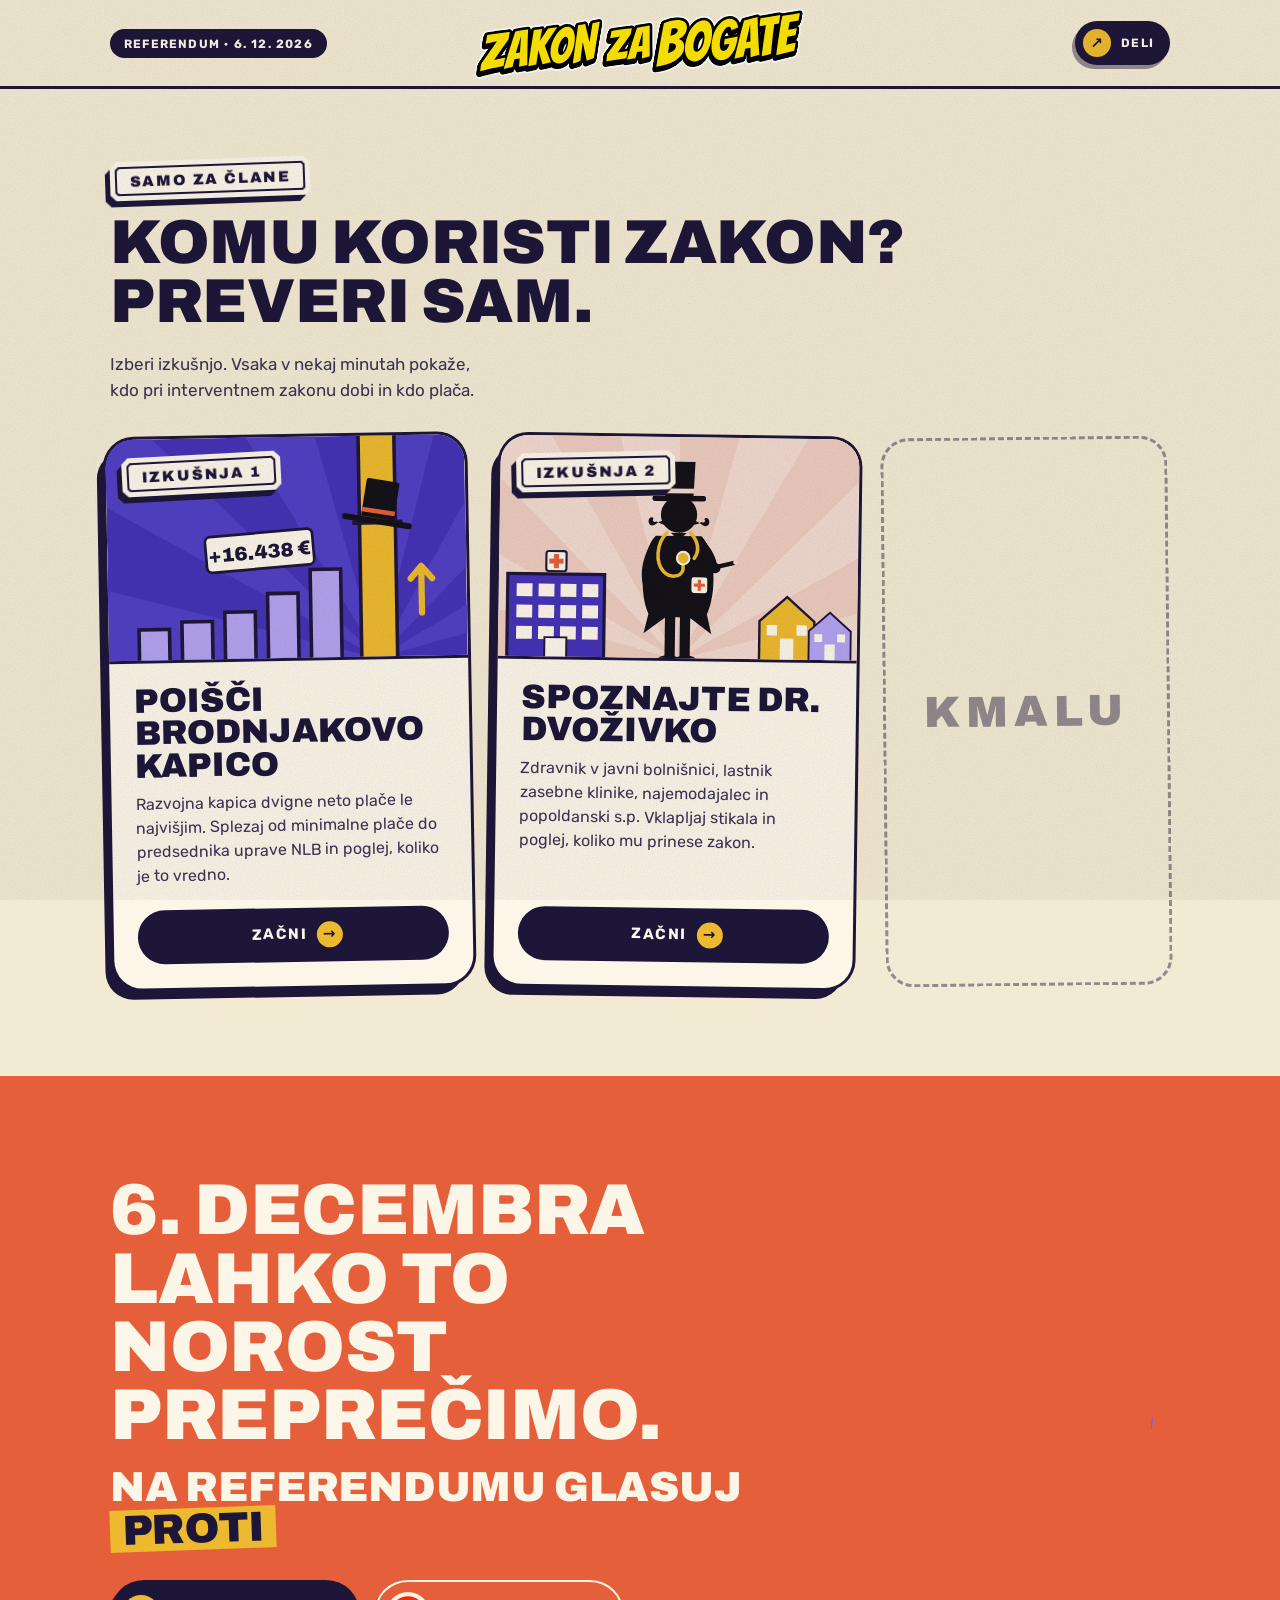
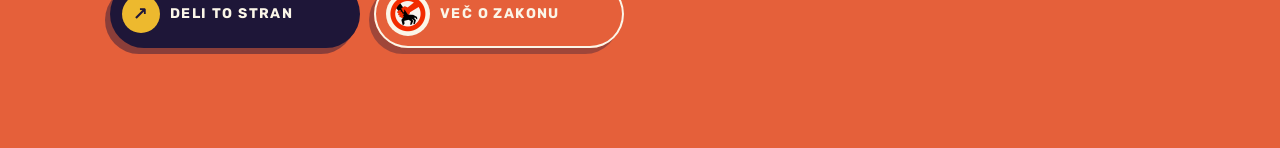
<file: index.html>
<!doctype html>
<html lang="sl">
<head>
<meta charset="utf-8">
<meta name="viewport" content="width=device-width, initial-scale=1">
<title>Zakon za bogate — komu v resnici koristi interventni zakon?</title>
<meta name="description" content="Interaktivne izkušnje o interventnem zakonu (ZIURS): poišči Brodnjakovo kapico, spoznaj dr. Dvoživko. Referendum 6. decembra — glasuj PROTI.">
<!-- Plausible: naloži se samo na zakonzabogate.si (ne na github.io ali localhost) -->
<script>
window.plausible = window.plausible || function() { (window.plausible.q = window.plausible.q || []).push(arguments) };
if (/(^|\.)zakonzabogate\.si$/.test(location.hostname)) {
  var ps = document.createElement('script');
  ps.defer = true;
  ps.setAttribute('data-domain', 'zakonzabogate.si');
  ps.src = 'https://plausible.lb.djnd.si/js/script.file-downloads.outbound-links.pageview-props.tagged-events.js';
  document.head.appendChild(ps);
}
</script>
<link rel="icon" href="assets/favicon.svg?v=2" type="image/svg+xml">
<link rel="icon" href="assets/favicon-32.png?v=2" sizes="32x32" type="image/png">
<link rel="apple-touch-icon" href="assets/apple-touch-icon.png?v=2">
<meta property="og:type" content="website">
<meta property="og:site_name" content="Zakon za bogate">
<meta property="og:title" content="Zakon za bogate">
<meta property="og:description" content="Komu v resnici koristi interventni zakon? Poišči Brodnjakovo kapico in spoznaj dr. Dvoživko. Referendum 6. decembra — glasuj PROTI.">
<meta property="og:url" content="https://zakonzabogate.si/">
<meta property="og:image" content="https://zakonzabogate.si/og-zakon.png">
<meta property="og:image:width" content="1200">
<meta property="og:image:height" content="630">
<meta property="og:image:alt" content="Zakon za bogate: izberi izkušnjo — Brodnjakova kapica, Dr. Dvoživka.">
<meta property="og:locale" content="sl_SI">
<meta name="twitter:card" content="summary_large_image">
<meta name="twitter:title" content="Zakon za bogate">
<meta name="twitter:description" content="Komu v resnici koristi interventni zakon? Referendum 6. decembra — glasuj PROTI.">
<meta name="twitter:image" content="https://zakonzabogate.si/og-zakon.png">
<link href="assets/css/fonts.css" rel="stylesheet">
<link href="assets/css/zzb.css" rel="stylesheet">
<style>
/* ---------- izbira izkušenj ---------- */
.hubbar .share-wrap{margin-left:auto}
.hubbar .ref-pill{font:700 12px/1 var(--text);letter-spacing:.1em;text-transform:uppercase;background:var(--ink);color:var(--paper);border-radius:99px;padding:9px 14px 8px}
.pick{padding:clamp(40px,6vw,70px) 0 clamp(56px,8vw,90px)}
.pick-head{display:flex;align-items:flex-end;justify-content:space-between;gap:20px;flex-wrap:wrap;margin-bottom:34px}
.pick h1{font-size:clamp(34px,5.4vw,62px);margin-top:16px}
.pick-head p{max-width:34ch;color:#3d3456}
.exps{display:grid;grid-template-columns:1fr 1fr .8fr;gap:clamp(18px,2.4vw,28px);align-items:stretch}
.exp{position:relative;display:flex;flex-direction:column;background:var(--paper);color:var(--ink);text-decoration:none;border-radius:28px;overflow:hidden;
  box-shadow:0 0 0 3px var(--ink),-9px 11px 0 var(--ink);transition:transform .3s cubic-bezier(.2,1.5,.4,1),box-shadow .3s cubic-bezier(.2,1.5,.4,1)}
.exp:nth-child(1){transform:rotate(-1deg)} .exp:nth-child(2){transform:rotate(.8deg)} .exp:nth-child(3){transform:rotate(-.6deg)}
a.exp:hover{transform:translate(2px,-3px) rotate(0);box-shadow:0 0 0 3px var(--ink),-12px 15px 0 var(--ink)}
a.exp:active{transform:translate(-7px,9px);box-shadow:0 0 0 3px var(--ink),0 0 0 var(--ink);transition-duration:.08s}
.thumb{position:relative;aspect-ratio:16/10;overflow:hidden;border-bottom:3px solid var(--ink)}
.thumb svg{position:absolute;inset:0;width:100%;height:100%;display:block}
.thumb .no{position:absolute;left:16px;top:16px;z-index:2}
.exp .body{flex:1;display:flex;flex-direction:column;padding:22px 24px 24px}
.exp h3{font:900 clamp(26px,2.8vw,34px)/.95 var(--disp);text-transform:uppercase}
.exp p{margin-top:10px;font-size:16px;color:#3d3456;flex:1}
.exp .meta{display:flex;margin-top:22px}
.exp .go{flex:1;display:flex;justify-content:center;align-items:center;gap:10px;padding:14px 12px 14px 20px!important;font-size:15px!important;background:var(--ink);color:var(--paper);border-radius:99px;padding:9px 10px 9px 16px;font:700 13px/1 var(--text);letter-spacing:.1em;text-transform:uppercase;white-space:nowrap}
.exp .go b{display:grid;place-items:center;width:26px;height:26px;border-radius:50%;background:var(--gold);color:var(--ink);font-size:15px;transition:transform .3s}
a.exp:hover .go b{transform:translateX(3px)}
.exp.soon{background:transparent;box-shadow:none;border:3px dashed rgba(30,22,56,.45);display:grid;place-items:center;min-height:220px}
.soon-t{font:900 clamp(30px,3.4vw,44px)/1 var(--disp);text-transform:uppercase;letter-spacing:.14em;color:rgba(30,22,56,.45)}
/* žig »kmalu« */
.stampk{position:absolute;right:14px;bottom:16px;z-index:2;transform:rotate(-8deg);font:900 20px/1 var(--disp);letter-spacing:.14em;color:var(--coral);padding:8px 12px 6px;border:4px solid var(--coral);border-radius:8px;box-shadow:inset 0 0 0 3px var(--paper),inset 0 0 0 5px var(--coral);background:rgba(251,246,232,.6)}


@media (max-width:900px){
  .exps{grid-template-columns:1fr 1fr}
  .exp.soon{grid-column:1/-1;min-height:140px}
}
@media (max-width:720px){
  .hubbar .ref-pill{display:none}
  .exps{grid-template-columns:1fr;gap:26px}
  .pick-head{margin-bottom:24px}
}
</style>
</head>
<body>
<div class="grain" aria-hidden="true"></div>

<header class="topbar hubbar">
  <div class="wrap">
    <span class="ref-pill">Referendum · 6. 12. 2026</span>
    <a class="logo" href="./" aria-label="Zakon za bogate"><img src="assets/logo-h.svg" alt="Zakon za bogate"></a>
    <div class="share-wrap">
      <button class="btn share plausible-event-name=Povej+naprej" type="button" data-share><b>↗</b><span>Deli</span></button>
      <div class="copied right" role="status" aria-live="polite"></div>
    </div>
  </div>
</header>

<!-- ============ IZBERI IZKUŠNJO ============ -->
<section class="pick" id="izkusnje">
  <div class="wrap">
    <div class="pick-head">
      <div>
        <div class="kt"><div class="kt-b">Samo za člane</div></div>
        <h1 class="disp">Komu koristi zakon?<br>Preveri sam.</h1>
      </div>
      <p>Izberi izkušnjo. Vsaka v nekaj minutah pokaže, kdo pri interventnem zakonu dobi in kdo plača.</p>
    </div>
    <div class="exps">
      <a class="exp" href="kapica/">
        <div class="thumb">
          <svg viewBox="0 0 400 250" preserveAspectRatio="xMidYMid slice" aria-hidden="true">
            <rect width="400" height="250" fill="#4632B5"/>
            <g transform="translate(300 250)"><path id="rayK" d="" fill="#5240C4"/></g>
            <g fill="#B3A2F0" stroke="#1E1638" stroke-width="4">
              <rect x="34" y="214" width="34" height="40"/><rect x="82" y="206" width="34" height="48"/><rect x="130" y="196" width="34" height="58"/><rect x="178" y="176" width="34" height="78"/><rect x="226" y="150" width="34" height="104"/>
            </g>
            <rect x="282" y="-10" width="40" height="264" fill="#EDB92E" stroke="#1E1638" stroke-width="4"/>
            <rect x="274" y="96" width="56" height="5" fill="#1E1638"/>
            <g transform="translate(302 94) rotate(10) scale(.42)"><path fill="#141118" fill-rule="evenodd" d="M-38 -102 H38 Q44 -102 44 -96 V0 H-44 V-96 Q-44 -102 -38 -102 Z M-86 0 H86 Q94 0 94 8 Q94 16 86 16 H-86 Q-94 16 -94 8 Q-94 0 -86 0 Z"/><rect x="-44" y="-24" width="88" height="12" fill="#E5603A"/></g>
            <g transform="translate(170 128) rotate(-4)"><rect x="-60" y="-20" width="120" height="40" rx="6" fill="#FBF6E8" stroke="#1E1638" stroke-width="3"/><text x="0" y="9" text-anchor="middle" font-family="Archivo" font-weight="900" font-size="22" fill="#1E1638">+16.438 €</text></g>
            <path d="M350 200 V150 M338 162 L350 148 L362 162" stroke="#EDB92E" stroke-width="7" fill="none" stroke-linecap="round" stroke-linejoin="round"/>
          </svg>
          <div class="no kt"><div class="kt-b">Izkušnja 1</div></div>
        </div>
        <div class="body">
          <h3>Poišči Brodnjakovo kapico</h3>
          <p>Razvojna kapica dvigne neto plače le najvišjim. Splezaj od minimalne plače do predsednika uprave NLB in poglej, koliko je to vredno.</p>
          <div class="meta"><span class="go">Začni <b>→</b></span></div>
        </div>
      </a>
      <a class="exp" href="dvozivka/">
        <div class="thumb">
          <svg id="thumbD" viewBox="0 0 400 250" preserveAspectRatio="xMidYMid slice" aria-hidden="true"><rect width="400" height="250" fill="#F2D9CF"/></svg>
          <div class="no kt"><div class="kt-b">Izkušnja 2</div></div>
        </div>
        <div class="body">
          <h3>Spoznajte dr. Dvoživko</h3>
          <p>Zdravnik v javni bolnišnici, lastnik zasebne klinike, najemodajalec in popoldanski s.p. Vklapljaj stikala in poglej, koliko mu prinese zakon.</p>
          <div class="meta"><span class="go">Začni <b>→</b></span></div>
        </div>
      </a>
      <div class="exp soon" aria-label="Kmalu nova izkušnja"><span class="soon-t">Kmalu</span></div>
    </div>
  </div>
</section>

<!-- ============ POZIV ============ -->
<section class="cta-top" id="glasuj">
  <div class="wrap">
    <div class="cta-in">
      <div>
        <h2 class="disp">6. decembra lahko to norost preprečimo.</h2>
        <p class="disp vote">Na referendumu glasuj <em>PROTI</em></p>
        <div class="cta-btns">
          <div class="share-wrap">
            <button class="btn share plausible-event-name=Povej+naprej" type="button" data-share><b>↗</b><span>Deli to stran</span></button>
            <div class="copied" role="status" aria-live="polite"></div>
          </div>
          <a class="btn morelink" href="https://protiunicevanju.si/" target="_blank" rel="noopener"><b class="pu"><img src="assets/protiunicevanju.png" alt=""></b>Več o zakonu</a>
        </div>
      </div>
      <span class="anim-logo"><img class="anim-img" data-anim="assets/logo-anim.svg" src="[data-uri]" alt="Zakon za bogate"></span>
    </div>
  </div>
</section>

<script src="assets/js/druzina.js"></script>
<script src="assets/js/zzb.js"></script>
<script>
// žarki v sličici kapice
(function(){
  let d='';for(let i=0;i<24;i+=2){const a=(i*15-90)*Math.PI/180,b=((i+1)*15-90)*Math.PI/180;d+=`M0 0 L${(Math.cos(a)*600).toFixed(0)} ${(Math.sin(a)*600).toFixed(0)} L${(Math.cos(b)*600).toFixed(0)} ${(Math.sin(b)*600).toFixed(0)}Z`;}
  document.getElementById('rayK').setAttribute('d',d);
  // sličica Dvoživke: zdravnik (očetova silhueta) s slušalkami in ikone okoli njega
  const STETH=`<path d="M-30 -326 C-56 -300 -60 -250 -36 -226 C-20 -210 6 -214 12 -232 L12 -258" fill="none" stroke="#EDB92E" stroke-width="9" stroke-linecap="round"/><path d="M30 -326 C50 -306 54 -280 40 -262" fill="none" stroke="#EDB92E" stroke-width="9" stroke-linecap="round"/><circle cx="12" cy="-262" r="16" fill="#EDB92E" stroke="#FBF6E8" stroke-width="5"/><rect x="34" y="-214" width="40" height="40" rx="6" fill="#FBF6E8"/><rect x="50" y="-208" width="8" height="28" fill="#E5603A"/><rect x="40" y="-198" width="28" height="8" fill="#E5603A"/>`;
  let rays='';for(let i=0;i<24;i+=2){const a=(i*15)*Math.PI/180,b=((i+1)*15)*Math.PI/180;rays+=`M0 0 L${(Math.cos(a)*600).toFixed(0)} ${(Math.sin(a)*600).toFixed(0)} L${(Math.cos(b)*600).toFixed(0)} ${(Math.sin(b)*600).toFixed(0)}Z`;}
  const house=(x,s,f)=>`<g transform="translate(${x} 250) scale(${s})"><path d="M-90 0 V-130 L0 -210 L90 -130 V0 Z" fill="${f}" stroke="#1E1638" stroke-width="8"/><rect x="-22" y="-74" width="44" height="74" fill="#FBF6E8"/><rect x="-66" y="-118" width="34" height="34" fill="#FBF6E8"/><rect x="32" y="-118" width="34" height="34" fill="#FBF6E8"/></g>`;
  document.getElementById('thumbD').innerHTML+=`<g transform="translate(200 250)"><path d="${rays}" fill="#ECCBBE"/></g>
    <g transform="translate(64 250) scale(.36)"><rect x="-150" y="-260" width="300" height="260" fill="#4632B5" stroke="#1E1638" stroke-width="10"/><rect x="-122" y="-230" width="49" height="40" fill="#FBF6E8"/><rect x="-54" y="-230" width="49" height="40" fill="#FBF6E8"/><rect x="14" y="-230" width="49" height="40" fill="#FBF6E8"/><rect x="82" y="-230" width="49" height="40" fill="#FBF6E8"/><rect x="-122" y="-164" width="49" height="40" fill="#FBF6E8"/><rect x="-54" y="-164" width="49" height="40" fill="#FBF6E8"/><rect x="14" y="-164" width="49" height="40" fill="#FBF6E8"/><rect x="82" y="-164" width="49" height="40" fill="#FBF6E8"/><rect x="-122" y="-98" width="49" height="40" fill="#FBF6E8"/><rect x="-54" y="-98" width="49" height="40" fill="#FBF6E8"/><rect x="14" y="-98" width="49" height="40" fill="#FBF6E8"/><rect x="82" y="-98" width="49" height="40" fill="#FBF6E8"/><rect x="-34" y="-64" width="68" height="64" fill="#FBF6E8" stroke="#1E1638" stroke-width="6"/><g transform="translate(0 -300) scale(1.3)"><rect x="-24" y="-24" width="48" height="48" rx="6" fill="#FBF6E8" stroke="#1E1638" stroke-width="5"/><rect x="-6" y="-17" width="12" height="34" fill="#E5603A"/><rect x="-17" y="-6" width="34" height="12" fill="#E5603A"/></g></g>
    ${house(322,.34,'#EDB92E')}${house(370,.26,'#B3A2F0')}
    <g transform="translate(200 252) scale(.44)">${father(pal('sil','#F2D9CF'))}${STETH}</g>`;
})();
</script>
</body>
</html>
</file>
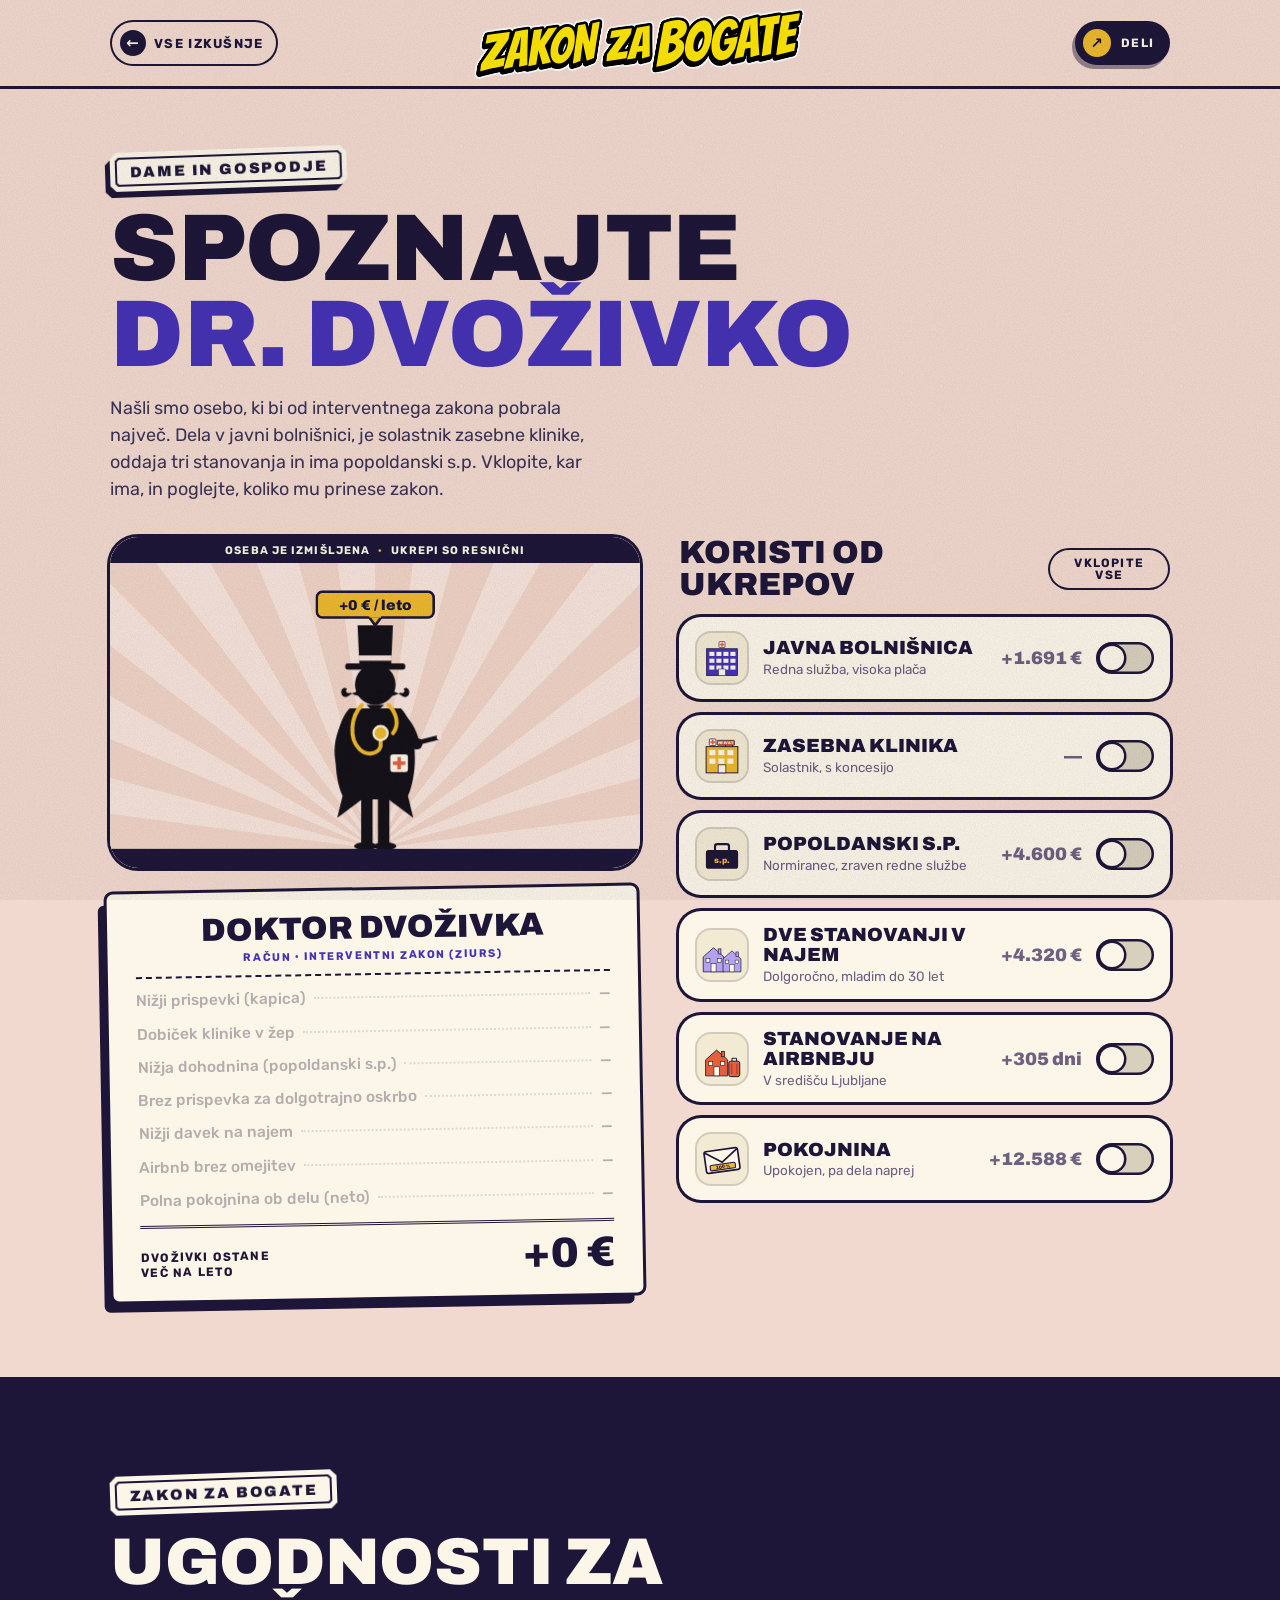
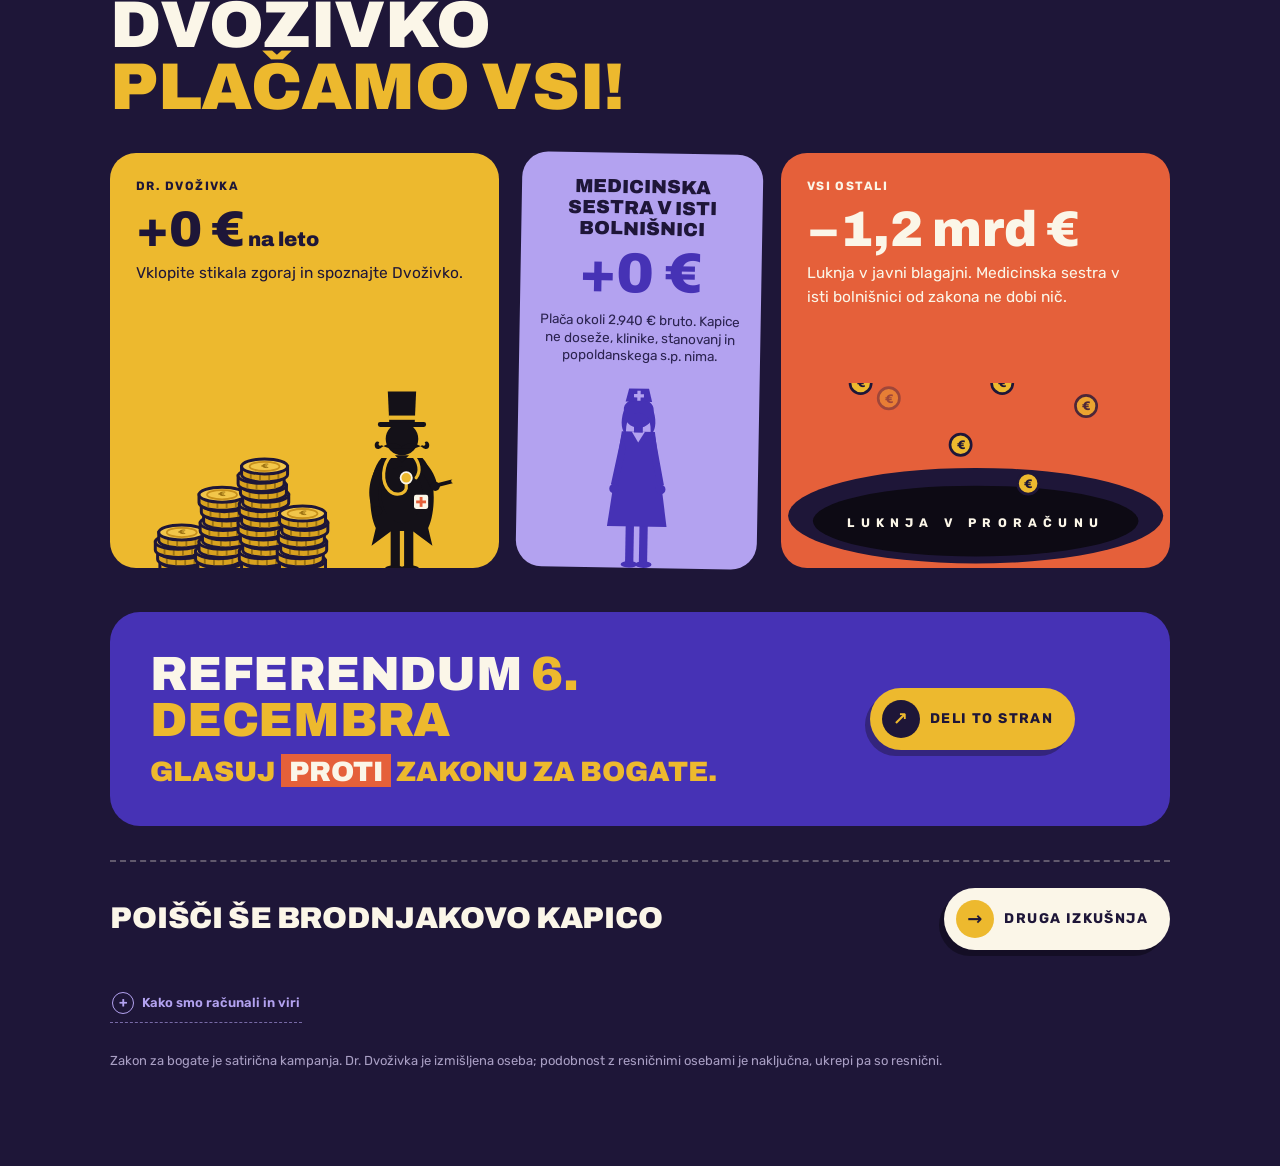
<file: dvozivka/index.html>
<!doctype html>
<html lang="sl">
<head>
<meta charset="utf-8">
<meta name="viewport" content="width=device-width, initial-scale=1">
<title>Spoznajte dr. Dvoživko — Zakon za bogate</title>
<meta name="description" content="Zdravnik v javni bolnišnici, lastnik zasebne klinike, najemodajalec in popoldanski s.p. Spoznajte dr. Dvoživko in poglejte, koliko mu prinese interventni zakon. Oseba je izmišljena, ukrepi so resnični.">
<!-- Plausible: naloži se samo na zakonzabogate.si (ne na github.io ali localhost) -->
<script>
window.plausible = window.plausible || function() { (window.plausible.q = window.plausible.q || []).push(arguments) };
if (/(^|\.)zakonzabogate\.si$/.test(location.hostname)) {
  var ps = document.createElement('script');
  ps.defer = true;
  ps.setAttribute('data-domain', 'zakonzabogate.si');
  ps.src = 'https://plausible.lb.djnd.si/js/script.file-downloads.outbound-links.pageview-props.tagged-events.js';
  document.head.appendChild(ps);
}
</script>
<link rel="icon" href="../assets/favicon.svg?v=2" type="image/svg+xml">
<link rel="icon" href="../assets/favicon-32.png?v=2" sizes="32x32" type="image/png">
<link rel="apple-touch-icon" href="../assets/apple-touch-icon.png?v=2">
<meta property="og:type" content="website">
<meta property="og:site_name" content="Zakon za bogate">
<meta property="og:title" content="Spoznajte dr. Dvoživko">
<meta property="og:description" content="Zdravnik, lastnik klinike, najemodajalec in popoldanski s.p.: koliko mu prinese interventni zakon? Oseba je izmišljena, ukrepi so resnični. Referendum 6. decembra — glasuj PROTI.">
<meta property="og:url" content="https://zakonzabogate.si/dvozivka/">
<meta property="og:image" content="https://zakonzabogate.si/og-dvozivka.png">
<meta property="og:image:width" content="1200">
<meta property="og:image:height" content="630">
<meta property="og:image:alt" content="Spoznajte dr. Dvoživko: koliko interventni zakon prinese zdravniku z zasebno kliniko, stanovanji in s.p.">
<meta property="og:locale" content="sl_SI">
<meta name="twitter:card" content="summary_large_image">
<meta name="twitter:title" content="Spoznajte dr. Dvoživko">
<meta name="twitter:description" content="Koliko interventni zakon prinese zdravniku z zasebno kliniko, stanovanji in s.p.? Referendum 6. decembra — glasuj PROTI.">
<meta name="twitter:image" content="https://zakonzabogate.si/og-dvozivka.png">
<link href="../assets/css/fonts.css" rel="stylesheet">
<link href="../assets/css/zzb.css" rel="stylesheet">
<style>
body{background:var(--pink)}
.topbar{background:var(--pink)}

/* ---------- uvod ---------- */
.intro{padding:clamp(34px,5vw,60px) 0 clamp(22px,3vw,34px)}
.intro-in{display:flex;align-items:flex-end;justify-content:space-between;gap:28px;flex-wrap:wrap}
.intro h1{font-size:clamp(44px,7.4vw,96px);margin-top:18px;line-height:.9}
.intro h1 em{font-style:normal;color:var(--violet)}
.intro p{max-width:46ch;font-size:18px;margin-top:18px;color:#3d3456}
.chip{display:inline-flex;align-items:center;gap:8px;background:var(--ink);color:var(--paper);border-radius:99px;padding:8px 14px 7px;font:700 12px/1.2 var(--text);letter-spacing:.1em;text-transform:uppercase}
.chip i{font-style:normal;color:var(--gold)}

/* ---------- graditelj ---------- */
.builder{display:grid;grid-template-columns:minmax(0,1.08fr) minmax(0,1fr);gap:clamp(22px,3vw,40px);align-items:start;padding-bottom:clamp(50px,7vw,80px)}
.stagecol{align-self:stretch;display:flex;flex-direction:column;gap:26px}
.stickwrap{flex:1}
.stick{position:sticky;top:102px;display:flex;flex-direction:column;gap:22px}
.stage{position:relative;background:#F7E4DB;border-radius:28px;box-shadow:0 0 0 3px var(--ink);overflow:hidden;aspect-ratio:800/500}
.stage{display:flex;flex-direction:column}
.stage svg{position:relative;flex:1;min-height:0;width:100%;display:block}
.stage .chip{position:relative;z-index:4;justify-content:center;border-radius:0;font-size:11px;padding:7px 11px 6px}
/* elementi na odru: priletijo */
.el{opacity:0;transform:translateY(-60px) scale(.7);transform-box:fill-box;transform-origin:50% 100%;transition:opacity .25s,transform .55s cubic-bezier(.2,1.6,.4,1)}
.el.on{opacity:1;transform:none}
.cn{animation:cdrop .42s cubic-bezier(.3,1.5,.5,1) both}
@keyframes cdrop{0%{transform:translateY(-70px);opacity:0}60%{opacity:1}}
.dchip{transition:transform .45s cubic-bezier(.2,1.6,.4,1)}
.dchip.bump{animation:bump .5s cubic-bezier(.2,1.6,.4,1)}
@keyframes bump{40%{transform:scale(1.18) rotate(-3deg)}}
.dchip,.schip{transform-box:fill-box;transform-origin:50% 100%}
.sis.wink{animation:wink .7s ease}
@keyframes wink{30%{transform:translateY(-6px) rotate(-4deg)}60%{transform:translateY(0) rotate(3deg)}}

/* račun */
.rcpt{position:relative;background:var(--paper);padding:22px clamp(18px,3vw,28px) 20px;transform:rotate(-1deg);box-shadow:0 0 0 3px var(--ink),-9px 11px 0 var(--ink);border-radius:6px}
.rcpt .rh{text-align:center;border-bottom:2px dashed var(--ink);padding-bottom:10px;margin-bottom:6px}
.rcpt .rh b{display:block;font:900 clamp(24px,2.8vw,32px)/1 var(--disp);text-transform:uppercase}
.rcpt .rh span{display:block;font:700 11px/1.3 var(--text);letter-spacing:.14em;text-transform:uppercase;color:var(--violet);margin-top:5px}
.rl{display:flex;align-items:baseline;gap:8px;padding:5px 0;font-size:15.5px;font-weight:500;transition:opacity .3s,color .3s}
.rl .d{flex:1;border-bottom:2px dotted rgba(30,22,56,.4);transform:translateY(-4px);min-width:16px}
.rl .n{font-weight:700;white-space:nowrap;font-variant-numeric:tabular-nums}
.rl.off{opacity:.32}
.rl.off .n{font-weight:500}
.rl.flash{animation:flash .9s ease}
@keyframes flash{0%{background:rgba(237,185,46,.7)}100%{background:transparent}}
.rtot{display:flex;align-items:flex-end;justify-content:space-between;gap:12px;margin-top:8px;padding-top:10px;border-top:3px double var(--ink)}
.rtot span{font:700 12px/1.25 var(--text);letter-spacing:.1em;text-transform:uppercase;max-width:20ch}
.rtot b{font:900 clamp(30px,3.6vw,42px)/1 var(--disp);font-variant-numeric:tabular-nums;white-space:nowrap}
.rtot b small{font-size:.45em}
.sis{position:relative;display:flex;align-items:center;gap:16px;background:var(--lav);border-radius:22px;padding:12px 20px 12px 14px;transform:rotate(.8deg);box-shadow:0 0 0 3px var(--ink),-7px 8px 0 var(--ink)}
.sis svg{width:64px;height:auto;flex:none;display:block}
.sis-t{flex:1;display:grid;grid-template-columns:1fr auto;align-items:baseline;column-gap:12px}
.sis-t span{font:900 17px/1.1 var(--disp);text-transform:uppercase}
.sis-t b{font:900 clamp(30px,3.4vw,40px)/1 var(--disp);white-space:nowrap}
.sis-t small{grid-column:1/-1;font-size:13.5px;line-height:1.3;color:#2b2350;margin-top:4px}

/* stikala */
.ctrl-head{display:flex;align-items:center;justify-content:space-between;gap:12px;margin-bottom:16px}
.ctrl-head h2{font:900 clamp(24px,2.6vw,32px)/1 var(--disp);text-transform:uppercase}
.allbtn{border:0;cursor:pointer;background:transparent;font:700 12px/1 var(--text);letter-spacing:.1em;text-transform:uppercase;color:var(--ink);padding:9px 14px;border-radius:99px;box-shadow:inset 0 0 0 2px var(--ink)}
.allbtn:hover{background:var(--paper)}
.sw{background:var(--paper);border-radius:22px;box-shadow:0 0 0 3px var(--ink);margin-bottom:16px;transition:box-shadow .3s,transform .3s cubic-bezier(.2,1.5,.4,1)}
.sw.on{box-shadow:0 0 0 3px var(--ink),-6px 7px 0 var(--ink);transform:translate(2px,-2px)}
.sw-h{display:grid;grid-template-columns:54px 1fr auto 58px;align-items:center;gap:14px;width:100%;padding:14px 16px;border:0;background:none;font:inherit;color:inherit;text-align:left;cursor:pointer;-webkit-tap-highlight-color:transparent}
.sw-h .ic{width:54px;height:54px;border-radius:16px;background:var(--cream);display:grid;place-items:center;box-shadow:inset 0 0 0 2px rgba(30,22,56,.15)}
.sw-h .ic svg{width:46px;height:46px;display:block}
.sw-h .t b{display:block;font:900 19px/1.05 var(--disp);text-transform:uppercase}
.sw-h .t small{display:block;font-size:13.5px;color:var(--muted);margin-top:3px;line-height:1.25}
.sw-h .val{font:900 18px/1 var(--disp);white-space:nowrap;color:var(--muted);font-variant-numeric:tabular-nums}
.sw.on .sw-h .val{color:var(--violet)}
.tog{position:relative;width:58px;height:32px;border-radius:99px;background:#d9cfbd;box-shadow:inset 0 0 0 2.5px var(--ink);transition:background .25s}
.tog::after{content:"";position:absolute;left:4px;top:4px;width:24px;height:24px;border-radius:50%;background:var(--paper);box-shadow:0 0 0 2.5px var(--ink);transition:transform .3s cubic-bezier(.2,1.6,.4,1)}
.sw.on .tog{background:var(--gold)}
.sw.on .tog::after{transform:translateX(26px)}
.sw-h:focus-visible{outline:3px solid var(--violet);outline-offset:3px;border-radius:22px}
.sw-b{display:grid;grid-template-rows:0fr;transition:grid-template-rows .4s ease}
.sw.on .sw-b{grid-template-rows:1fr}
.sw-b>div{overflow:hidden}
.sw-b .in{padding:2px 18px 18px 84px;font-size:15px;color:#3d3456}
.sw-b .in p+p{margin-top:8px}
.sw-b .law{display:inline-block;margin-top:10px;font:700 11px/1 var(--text);letter-spacing:.12em;text-transform:uppercase;color:var(--violet)}
.rng{margin-top:14px}
.rng label{display:flex;justify-content:space-between;gap:10px;font:700 12px/1.2 var(--text);letter-spacing:.1em;text-transform:uppercase;color:var(--ink)}
.rng label output{font:900 18px/1 var(--disp);letter-spacing:0}
input[type=range]{-webkit-appearance:none;appearance:none;width:100%;height:34px;background:transparent;margin-top:4px;cursor:pointer}
input[type=range]::-webkit-slider-runnable-track{height:10px;border-radius:99px;background:linear-gradient(90deg,var(--violet) var(--p,50%),#ddd2bf var(--p,50%));box-shadow:inset 0 0 0 2px var(--ink)}
input[type=range]::-moz-range-track{height:10px;border-radius:99px;background:linear-gradient(90deg,var(--violet) var(--p,50%),#ddd2bf var(--p,50%));box-shadow:inset 0 0 0 2px var(--ink)}
input[type=range]::-webkit-slider-thumb{-webkit-appearance:none;width:28px;height:28px;margin-top:-9px;border-radius:50%;background:var(--gold);box-shadow:0 0 0 3px var(--ink),-2px 3px 0 3px var(--ink)}
input[type=range]::-moz-range-thumb{width:24px;height:24px;border:0;border-radius:50%;background:var(--gold);box-shadow:0 0 0 3px var(--ink),-2px 3px 0 3px var(--ink)}
input[type=range]:focus-visible{outline:3px solid var(--violet);outline-offset:2px;border-radius:8px}
.res{display:flex;justify-content:space-between;align-items:baseline;gap:12px;margin-top:10px;padding:10px 12px;border-radius:12px;background:#F1E8D2;font-size:14.5px}
.res b{font:900 20px/1 var(--disp);color:var(--violet);white-space:nowrap}
.cmp{display:grid;grid-template-columns:1fr auto 1fr;align-items:center;gap:10px;margin-top:12px}
.cmp>div{background:#F1E8D2;border-radius:12px;padding:10px 12px}
.cmp>div:last-child{background:var(--gold)}
.cmp span{display:block;font:700 11px/1.2 var(--text);letter-spacing:.1em;text-transform:uppercase;color:var(--muted)}
.cmp>div:last-child span{color:var(--ink)}
.cmp b{display:block;font:900 22px/1.1 var(--disp);margin-top:4px;font-variant-numeric:tabular-nums}
.cmp small{display:block;font-size:12.5px;color:#3d3456}
.cmp i{font:900 22px/1 var(--disp);font-style:normal}
.sw-b .in .stat{margin-top:12px;padding:12px 14px;border-radius:12px;background:var(--ink);color:var(--paper);font-size:14.5px}
.stat b{color:var(--gold)}
.dest-l{margin-top:14px;font:700 12px/1.2 var(--text);letter-spacing:.1em;text-transform:uppercase;color:var(--ink)}
.dest{display:grid;grid-template-columns:repeat(4,1fr);gap:8px;margin-top:8px}
.dest button{display:flex;flex-direction:column;align-items:center;gap:4px;padding:8px 4px 9px;border:0;border-radius:14px;background:#F1E8D2;color:var(--ink);cursor:pointer;font:700 12px/1.1 var(--text);text-align:center;
  box-shadow:inset 0 0 0 2px rgba(30,22,56,.18);transition:transform .25s cubic-bezier(.2,1.6,.4,1),background .2s,box-shadow .2s;-webkit-tap-highlight-color:transparent}
.dest button svg{width:100%;max-width:64px;aspect-ratio:120/100;display:block}
.dest button:hover{transform:translateY(-2px)}
.dest button.on{background:var(--gold);box-shadow:inset 0 0 0 2.5px var(--ink),-3px 4px 0 var(--ink);transform:translate(1px,-2px)}
.dest button:active{transform:translate(-2px,3px);box-shadow:inset 0 0 0 2.5px var(--ink)}
.dest button:focus-visible{outline:3px solid var(--violet);outline-offset:2px}
.dbub{transform-box:fill-box;transform-origin:50% 100%}
.dbub.pop{animation:dpop .5s cubic-bezier(.2,1.6,.4,1)}
@keyframes dpop{0%{transform:scale(.6)}60%{transform:scale(1.08)}}
.days{display:grid;grid-template-columns:repeat(73,1fr);gap:1.5px;margin-top:12px}
.days i{aspect-ratio:1/2.4;background:var(--ink);border-radius:1px;transition:background .3s}
.days i.x{background:#d9cfbd}
.sw.on .days i.x{background:var(--coral)}
.dleg{display:flex;justify-content:space-between;gap:10px;margin-top:6px;font:700 11px/1.3 var(--text);letter-spacing:.08em;text-transform:uppercase}
.dleg i{display:inline-block;width:10px;height:10px;border-radius:2px;vertical-align:-1px;margin-right:5px;font-style:normal}

/* ---------- konec ---------- */
.end{background:var(--ink);color:var(--paper);padding:clamp(56px,8vw,96px) 0;position:relative;overflow:hidden}
.end h2{font-size:clamp(34px,5.6vw,66px);max-width:18ch}
.end h2 em{font-style:normal;color:var(--gold)}
.vs{display:grid;grid-template-columns:1fr .62fr 1fr;gap:20px;margin-top:34px;align-items:stretch}
.vs .sis{color:var(--ink);flex-direction:column;align-items:center;justify-content:flex-end;text-align:center;gap:12px;padding:24px 18px 0;transform:rotate(1deg);overflow:hidden;box-shadow:none;border-radius:26px}
.vs .sis-t{display:flex;flex-direction:column;align-items:center;gap:6px;order:-1;flex:1}
.vs .sis-t span{font-size:clamp(15px,1.6vw,19px)}
.vs .sis-t b{font-size:clamp(40px,4.4vw,60px);color:var(--violet)}
.vs .sis-t small{font-size:13.5px}
.vs .sis svg{width:min(120px,60%);margin-bottom:-4px}
.vs>div{border-radius:26px;padding:26px 26px 0;display:flex;flex-direction:column;overflow:hidden}
.vs .art{margin:14px -26px 0;margin-top:auto;padding-top:14px}
.vs .art svg{display:block;width:100%;height:auto;max-height:230px}
.vs .a{background:var(--gold);color:var(--ink)}
.vs .b{background:var(--coral);color:var(--paper)}
.vs .k{font:700 12px/1.3 var(--text);letter-spacing:.12em;text-transform:uppercase}
.vs .v{font:900 clamp(30px,3.9vw,52px)/1 var(--disp);margin:10px 0 8px;font-variant-numeric:tabular-nums;white-space:nowrap}
.vs .v small{font-size:.4em}
.vs p{font-size:15.5px}
.end .ref{margin-top:44px;background:var(--violet)}
.end .more{margin-top:34px}
.more summary{display:inline-flex;align-items:center;gap:8px;cursor:pointer;list-style:none;font:600 13px/1 var(--text);color:var(--lav);padding:8px 2px;border-bottom:1px dashed rgba(179,162,240,.6)}
.more summary::-webkit-details-marker{display:none}
.more summary::before{content:"+";display:grid;place-items:center;width:20px;height:20px;border-radius:50%;border:1.5px solid var(--lav);font-weight:700;font-size:14px;line-height:1}
.more[open] summary::before{content:"−"}
.method{display:grid;grid-template-columns:1.2fr 1fr;gap:28px;margin-top:20px;font-size:14.5px;color:#d9d2ea}
.method h3{font:900 20px/1 var(--disp);text-transform:uppercase;color:var(--paper);margin-bottom:12px}
.method ul{padding-left:18px}
.method li{margin:6px 0}
.method a{color:var(--gold)}
.others{display:flex;align-items:center;justify-content:space-between;gap:16px;flex-wrap:wrap;margin-top:34px;padding-top:26px;border-top:2px dashed rgba(251,246,232,.3)}
.others .disp{font-size:clamp(22px,2.8vw,30px)}
.others a.btn{background:var(--paper);color:var(--ink);box-shadow:-5px 6px 0 rgba(0,0,0,.35)}
.others a.btn b{background:var(--gold);color:var(--ink)}
.end .foot{color:#a99fc4;padding-bottom:0}

@media (min-width:901px) and (max-height:860px){.stage{aspect-ratio:800/430}.rl{padding:3px 0;font-size:14.5px}}
@media (max-width:900px){
  .builder{grid-template-columns:1fr;gap:18px}
  .stagecol,.stickwrap,.stick{display:contents}
  .stage{position:sticky;top:70px;z-index:20;order:-1;border-radius:0 0 22px 22px;margin:0 -20px;box-shadow:0 3px 0 var(--ink);aspect-ratio:auto;height:min(42vh,46vw + 64px)}
  .stage .chip{font-size:10px;padding:5px 8px 6px}
  .rcpt{order:2;margin-top:10px}
  .controls{order:1}
  .vs{grid-template-columns:1fr}
  .vs .sis svg{width:70px}
  .vs .v{font-size:clamp(34px,11vw,52px)}
  .method{grid-template-columns:1fr}
}
@media (max-width:560px){
  .sw-h{grid-template-columns:44px 1fr 50px;gap:10px;padding:12px}
  .sw-h .ic{width:44px;height:44px;border-radius:12px}
  .sw-h .ic svg{width:38px;height:38px}
  .sw-h .val{grid-column:2;grid-row:2;font-size:15px;margin-top:-4px}
  .sw-h .tog{grid-column:3;grid-row:1/3;width:50px;height:28px}
  .tog::after{width:20px;height:20px}
  .sw.on .tog::after{transform:translateX(22px)}
  .sw-h .t b{font-size:17px}
  .sw-b .in{padding:0 14px 16px}
  .intro p{font-size:16px}
  .rl{font-size:14px}
}
@media (prefers-reduced-motion:reduce){.el,.sw,.tog::after,.sw-b{transition:none}.dchip.bump,.schip.wink,.rl.flash,.cn,.sis.wink{animation:none}}
</style>
</head>
<body>
<div class="grain" aria-hidden="true"></div>

<header class="topbar">
  <div class="wrap">
    <a class="back" href="../"><b>←</b><span>Vse izkušnje</span></a>
    <a class="logo" href="../" aria-label="Zakon za bogate — vse izkušnje"><img src="../assets/logo-h.svg" alt=""></a>
    <div class="share-wrap">
      <button class="btn share plausible-event-name=Povej+naprej" type="button" data-share><b>↗</b><span>Deli</span></button>
      <div class="copied right" role="status" aria-live="polite"></div>
    </div>
  </div>
</header>

<section class="intro">
  <div class="wrap">
    <div class="intro-in">
      <div>
        <div class="kt"><div class="kt-b">Dame in gospodje</div></div>
        <h1 class="disp">Spoznajte<br><em>dr. Dvoživko</em></h1>
        <p>Našli smo osebo, ki bi od interventnega zakona pobrala največ. Dela v javni bolnišnici, je solastnik zasebne klinike, oddaja tri stanovanja in ima popoldanski s.p. Vklopite, kar ima, in poglejte, koliko mu prinese zakon.</p>
      </div>
    </div>
  </div>
</section>

<section class="wrap builder" id="spoznaj">
  <div class="stagecol">
   <div class="stickwrap"><div class="stick">
    <div class="stage" aria-label="Dr. Dvoživka in vse, kar ima">
      <span class="chip">Oseba je izmišljena <i>·</i> ukrepi so resnični</span>
      <svg id="stage" overflow="visible" viewBox="0 0 800 470" preserveAspectRatio="xMidYMax meet" role="img" aria-label="Zdravnik s cilindrom; okoli njega se pojavijo bolnišnica, klinika, stanovanja, Airbnb in s.p."></svg>
    </div>
    <div class="rcpt" id="rcpt">
      <div class="rh"><b>Doktor Dvoživka</b><span>Račun · interventni zakon (ZIURS)</span></div>
      <div class="rl off" data-r="boln">Nižji prispevki (kapica)<i class="d"></i><span class="n" id="rBoln">—</span></div>
      <div class="rl off" data-r="klin"><span id="rKlinT">Dobiček klinike v žep</span><i class="d"></i><span class="n">—</span></div>
      <div class="rl off" data-r="sp">Nižja dohodnina (popoldanski s.p.)<i class="d"></i><span class="n" id="rSp">—</span></div>
      <div class="rl off" data-r="sp2">Brez prispevka za dolgotrajno oskrbo<i class="d"></i><span class="n">—</span></div>
      <div class="rl off" data-r="stan">Nižji davek na najem<i class="d"></i><span class="n" id="rStan">—</span></div>
      <div class="rl off" data-r="bnb">Airbnb brez omejitev<i class="d"></i><span class="n">—</span></div>
      <div class="rl off" data-r="pok">Polna pokojnina ob delu (neto)<i class="d"></i><span class="n">—</span></div>
      <div class="rtot"><span>Dvoživki ostane več na leto</span><b id="tot">0 €</b></div>
    </div>
   </div></div>
  </div>

  <div class="controls">
    <div class="ctrl-head"><h2>Koristi od ukrepov</h2><button class="allbtn" type="button" id="all">Vklopite vse</button></div>

    <div class="sw" data-k="boln">
      <button class="sw-h" type="button" aria-expanded="false"><span class="ic"><svg viewBox="-60 -60 120 120" data-ico="boln"></svg></span><span class="t"><b>Javna bolnišnica</b><small>Redna služba, visoka plača</small></span><span class="val" id="vBoln">+0 €</span><span class="tog" aria-hidden="true"></span></button>
      <div class="sw-b"><div><div class="in">
        <p><b>Razvojna kapica:</b> prispevki za pokojnino in zdravstvo se obračunajo le do 7.500 € bruto na mesec. Vse nad tem je brez prispevkov — in višja neto plača.</p>
        <div class="rng"><label for="gross">Bruto plača na mesec <output id="oGross">8.500 €</output></label><input type="range" id="gross" min="3000" max="20000" step="100" value="8500"></div>
        <div class="res"><span id="tBoln">Več neto na leto</span><b id="xBoln">+1.691 €</b></div>
        <p style="margin-top:10px">Medicinska sestra v isti bolnišnici zasluži okoli 2.940 € bruto. Od kapice ima <b>0 €</b>.</p>
        <p class="stat"><b>Koliko je Dvoživk v bolnišnicah?</b> Decembra 2025 je bilo v Sloveniji <b>1.727 starejših zdravnikov</b> s povprečno bruto plačo <b>skoraj 9.000 €</b> — v povprečju krepko nad kapico. V celotnem javnem sektorju je januarja 2026 nad 7.500 € bruto prejelo 3.610 ljudi.</p>
        <span class="law">ZIURS, 14. in 48. člen</span>
      </div></div></div>
    </div>

    <div class="sw" data-k="klin">
      <button class="sw-h" type="button" aria-expanded="false"><span class="ic"><svg viewBox="-60 -60 120 120" data-ico="klin"></svg></span><span class="t"><b>Zasebna klinika</b><small>Solastnik, s koncesijo</small></span><span class="val">—</span><span class="tog" aria-hidden="true"></span></button>
      <div class="sw-b"><div><div class="in">
        <p><b>Dvojna praksa:</b> zdravnik iz javne bolnišnice sme s soglasjem delati pri zasebniku do 8 ur na teden — tudi v svoji kliniki ali prek svojega s.p.</p>
        <p><b>Prosto razpolaganje z dobičkom:</b> javne bolnišnice lahko z zasebniki spet sklepajo pogodbe, dobiček koncesije, ustvarjen z javnim denarjem, pa se lahko izplača lastnikom.</p>
        <div class="dest-l">Prestavi dobiček:</div>
        <div class="dest" role="radiogroup" aria-label="Prestavi dobiček">
          <button type="button" role="radio" aria-checked="true" data-d="zep" class="on"><svg viewBox="-60 -50 120 100" data-dico="zep"></svg><span>v žep</span></button>
          <button type="button" role="radio" aria-checked="false" data-d="nep"><svg viewBox="-60 -50 120 100" data-dico="nep"></svg><span>v nepremičnino</span></button>
          <button type="button" role="radio" aria-checked="false" data-d="jah"><svg viewBox="-60 -50 120 100" data-dico="jah"></svg><span>kupi jahto</span></button>
          <button type="button" role="radio" aria-checked="false" data-d="cip"><svg viewBox="-60 -50 120 100" data-dico="cip"></svg><span>na Ciper</span></button>
        </div>
        <div class="res"><span>Dobiček klinike</span><b id="xKlin">v žep ✓</b></div>
        <span class="law">ZIURS, 27., 31., 32. in 33. člen</span>
      </div></div></div>
    </div>

    <div class="sw" data-k="sp">
      <button class="sw-h" type="button" aria-expanded="false"><span class="ic"><svg viewBox="-60 -60 120 120" data-ico="sp"></svg></span><span class="t"><b>Popoldanski s.p.</b><small>Normiranec, zraven redne službe</small></span><span class="val" id="vSp">+4.600 €</span><span class="tog" aria-hidden="true"></span></button>
      <div class="sw-b"><div><div class="in">
        <p><b>Normirani stroški:</b> zdaj mu država prizna 80 % stroškov le do 12.500 € prihodkov, nad tem 40 %, nad 30.000 € pa nič. Po ZIURS mu prizna 80 % vse do 50.000 € (in 70 % do 70.000 €), čeprav stroškov zares nima. Dohodnina je 20 % od preostanka, višja stopnja 35 % se črta. Prispevka za dolgotrajno oskrbo ne plača več.</p>
        <div class="rng"><label for="spRev">Prihodki s.p. na leto <output id="oSp">50.000 €</output></label><input type="range" id="spRev" min="5000" max="70000" step="1000" value="50000"></div>
        <div class="cmp"><div><span>Dohodnina zdaj</span><b id="spNow">6.600 €</b><small id="spNowP">13 % prihodkov</small></div><i>→</i><div><span>Po ZIURS</span><b id="spNew">2.000 €</b><small id="spNewP">4 % prihodkov</small></div></div>
        <div class="res"><span>Manj dohodnine na leto</span><b id="xSp">+4.600 €</b></div>
        <span class="law">ZIURS, 3., 9., 22. in 23. člen</span>
      </div></div></div>
    </div>

    <div class="sw" data-k="stan">
      <button class="sw-h" type="button" aria-expanded="false"><span class="ic"><svg viewBox="-60 -60 120 120" data-ico="stan"></svg></span><span class="t"><b>Dve stanovanji v najem</b><small>Dolgoročno, mladim do 30 let</small></span><span class="val" id="vStan">+0 €</span><span class="tog" aria-hidden="true"></span></button>
      <div class="sw-b"><div><div class="in">
        <p><b>Davek na najemnine</b> pade s 25 na 15 %, za najem mladim do 30 let pa kar na 5 %. Dvoživka stanovanji oddaja mladim, zato namesto 25 % plača le 5 %. Najemnina ostane enaka, lastniku pa ostane več.</p>
        <div class="rng"><label for="rent">Najemnina za stanovanje <output id="oRent">1.000 €</output></label><input type="range" id="rent" min="400" max="2000" step="50" value="1000"></div>
        <div class="res"><span>Manj davka na leto (2 stanovanji)</span><b id="xStan">+2.160 €</b></div>
        <span class="law">ZIURS, 4. in 46. člen</span>
      </div></div></div>
    </div>

    <div class="sw" data-k="bnb">
      <button class="sw-h" type="button" aria-expanded="false"><span class="ic"><svg viewBox="-60 -60 120 120" data-ico="bnb"></svg></span><span class="t"><b>Stanovanje na Airbnbju</b><small>V središču Ljubljane</small></span><span class="val">+305 dni</span><span class="tog" aria-hidden="true"></span></button>
      <div class="sw-b"><div><div class="in">
        <p><b>Brez omejitve:</b> Ljubljana je med občinami, kjer bi bil turistični najem omejen na 60 dni na leto. Zakon to omejitev za leto 2027 odpravi — stanovanje je lahko na Airbnbju vseh 365 dni, spet prek popoldanskega s.p.</p>
        <div class="days" id="days" aria-hidden="true"></div>
        <div class="dleg"><span><i style="background:var(--ink)"></i>60 dni po zakonu o gostinstvu</span><span><i style="background:var(--coral)"></i>+305 dni po ZIURS</span></div>
        <span class="law">ZIURS, 39.–43. člen</span>
      </div></div></div>
    </div>
    <div class="sw" data-k="pok">
      <button class="sw-h" type="button" aria-expanded="false"><span class="ic"><svg viewBox="-60 -60 120 120" data-ico="pok"></svg></span><span class="t"><b>Pokojnina</b><small>Upokojen, pa dela naprej</small></span><span class="val" id="vPok">+0 €</span><span class="tog" aria-hidden="true"></span></button>
      <div class="sw-b"><div><div class="in">
        <p><b>Polna pokojnina in plača hkrati:</b> ko Dvoživka izpolni pogoje za starostno pokojnino (62 let in 40 let pokojninske dobe), se lahko upokoji in v bolnišnici dela naprej. Zdaj bi ob delu dobival le 40 % pokojnine, po treh letih 20 %. Po ZIURS dobi <b>vso pokojnino</b> — poleg polne plače.</p>
        <div class="rng"><label for="pens">Njegova pokojnina (bruto na mesec) <output id="oPens">3.276 €</output></label><input type="range" id="pens" min="1000" max="3276" step="2" value="3276"></div>
        <div class="cmp"><div><span>Ob delu zdaj (40 %)</span><b id="pNow">1.310 €</b><small>na mesec</small></div><i>→</i><div><span>Po ZIURS (100 %)</span><b id="pNew">3.276 €</b><small>na mesec</small></div></div>
        <div class="res"><span>Več pokojnine na leto</span><b id="xPok">+23.587 €</b></div>
        <p style="margin-top:10px" id="pokNet"></p>
        <p class="stat"><b>Koliko bi to stalo?</b> Polno pokojnino ob delu bi dobilo okoli 22.000 upokojencev, ki že zdaj delajo. Fiskalni svet ocenjuje strošek na <b>257 milijonov € v letu 2027</b>.</p>
        <span class="law">ZIURS, 19. člen</span>
      </div></div></div>
    </div>
  </div>
</section>

<section class="end" id="konec">
  <div class="wrap">
    <div class="kt"><div class="kt-b">Zakon za bogate</div></div>
    <h2 class="disp" style="margin-top:18px">Ugodnosti za Dvoživko<br><em>plačamo vsi!</em></h2>
    <div class="vs">
      <div class="a"><div class="k">Dr. Dvoživka</div><div class="v" id="endTot">+0 €<small> na leto</small></div><p id="endTxt"></p>
        <div class="art"><svg viewBox="0 0 440 210" preserveAspectRatio="xMidYMax meet" id="endDoc" aria-hidden="true"></svg></div></div>
      <div class="sis" id="sis">
      <svg viewBox="-70 -345 140 355" aria-hidden="true" id="sisIco"></svg>
      <div class="sis-t"><span>Medicinska sestra v isti bolnišnici</span><b>+0 €</b><small>Plača okoli 2.940 € bruto. Kapice ne doseže, klinike, stanovanj in popoldanskega s.p. nima.</small></div>
      </div>
      <div class="b"><div class="k">Vsi ostali</div><div class="v">−1,2 mrd €</div><p>Luknja v javni blagajni. Medicinska sestra v isti bolnišnici od zakona ne dobi nič.</p>
        <div class="art hole" aria-hidden="true"><svg viewBox="0 0 440 210" preserveAspectRatio="xMidYMax meet">
          <ellipse cx="220" cy="150" rx="212" ry="54" fill="#1E1638"/>
          <ellipse cx="220" cy="156" rx="184" ry="40" fill="#0d0a14"/>
          <text x="220" y="163" text-anchor="middle" font-family="Rubik" font-weight="700" font-size="14" letter-spacing="7" fill="#FBF6E8">LUKNJA V PRORAČUNU</text>
          <g id="coins"></g>
        </svg></div></div>
    </div>
    <div class="ref">
      <div>
        <div class="disp">Referendum <em>6. decembra</em></div>
        <p class="cta">Glasuj <em>PROTI</em> zakonu za bogate.</p>
      </div>
      <div class="share-wrap" style="flex:none">
        <button class="btn share" type="button" data-share style="background:var(--gold);color:var(--ink)"><b style="background:var(--ink);color:var(--gold)">↗</b><span>Deli to stran</span></button>
        <div class="copied" role="status" aria-live="polite"></div>
      </div>
    </div>
    <div class="others">
      <div class="disp">Poišči še Brodnjakovo kapico</div>
      <a class="btn" href="../kapica/"><b>→</b>Druga izkušnja</a>
    </div>
    <details class="more">
      <summary>Kako smo računali in viri</summary>
      <div class="method">
        <div>
          <h3>Izračun</h3>
          <ul>
            <li>Oseba je izmišljena; zneski so primeri, ki jih lahko spreminjate z drsniki.</li>
            <li><b>Koliko zdravnikov ima nad 7.500 € bruto:</b> natančnega podatka država ne objavlja. 1.727 starejših zdravnikov s povprečno bruto plačo skoraj 9.000 € (december 2025) navaja Svet24 po Necenzurirano.si; 3.610 prejemnikov nad 7.500 € v javnem sektorju (januar 2026) navaja SP Nomad.</li>
            <li><b>Kapica:</b> neto plača z obračunom prispevkov delojemalca (23,1 %, vključno z 1 % za dolgotrajno oskrbo) do 7.500 € bruto in brez, dohodnina po lestvici 2026 s splošno olajšavo, obvezni zdravstveni prispevek. Enako kot pri Brodnjakovi kapici.</li>
            <li><b>Najem:</b> 2 × najemnina × 12, normirani stroški 10 %, razlika med stopnjo 25 % in 5 % (najem mladim do 30 let).</li>
            <li><b>Popoldanski s.p.:</b> zdaj (2026) 80 % normiranih odhodkov do 12.500 € prihodkov, 40 % od 12.500 do 30.000 €, nad tem 0 %; dohodnina 20 % do 33.000 € osnove, nad tem 35 %. Po ZIURS 80 % do 50.000 € in 70 % od 50.000 do 70.000 €, dohodnina 20 %. Prispevek za dolgotrajno oskrbo je del pavšalnih prispevkov (113,01 € na mesec v 2026); ocena prihranka ≈ 6,4 € na mesec.</li>
            <li><b>Airbnb:</b> Ljubljana je na seznamu občin z velikim tveganjem (sklep 8. 5. 2026), kjer bi zakon o gostinstvu dovolil največ 60 dni kratkotrajnega najema na leto.</li>
            <li><b>Pokojnina:</b> najvišja starostna pokojnina za 40 let dobe v 2026: 63,5 % od najvišje pokojninske osnove 5.159,12 € ≈ 3.276 € bruto na mesec. Zdaj ob delu 40 % pokojnine (po treh letih 20 %), po ZIURS 100 %. Neto ocena: zdravstveni prispevek 5,96 %, dohodnina 50 % (ob visoki plači), pokojninska olajšava 13,5 %.</li>
            <li>Besedilo ukrepov je iz predloga zakona; sprejet je bil z uskladitvenim amandmajem koalicije.</li>
          </ul>
        </div>
        <div>
          <h3>Viri</h3>
          <ul>
            <li><a href="https://nsi.si/wp-content/uploads/2026/04/100426_Predlog-zakona-o-interventnih-ukrepih-za-razvoj-Slovenije.pdf">Predlog ZIURS (10. 4. 2026)</a></li>
            <li><a href="https://sl.wikipedia.org/wiki/Interventni_zakon_za_razvoj_Slovenije">Interventni zakon za razvoj Slovenije — Wikipedija</a></li>
            <li><a href="https://www.gov.si/novice/2025-11-24-novosti-pri-ugotavljanju-davcne-osnove-z-upostevanjem-normiranih-odhodkov-v-letu-2026/">Normiranci v letu 2026 — FURS</a></li>
            <li><a href="https://lider.si/celotna-pokojnina-za-22-031-upokojencev-ob-delu-in-samodejni-konec-zaposlitve/">Celotna pokojnina za 22.031 upokojencev ob delu — Lider</a></li>
            <li><a href="https://www.uradni-list.si/glasilo-uradni-list-rs/vsebina/2026-01-0546/sklep-o-uskladitvi-pokojnin-in-drugih-prejemkov-od-1--januarja-2026">Uskladitev pokojnin in najvišja pokojninska osnova 2026 — Uradni list</a></li>
            <li><a href="https://svet24.si/novice/slovenija/zdravstvo-fides-place-stavka-rekorder-1886259">Zdravniške plače rastejo, kdo so rekorderji? — Svet24</a></li>
            <li><a href="https://www.spnomad.si/objave/razvojna-kapica-2026-prispevki-7500-eur">Razvojna kapica 2026 — SP Nomad</a></li>
            <li><a href="https://javnipodatki.si/place/diplomirana-medicinska-sestra">Plača diplomirane medicinske sestre — javnipodatki.si</a></li>
            <li><a href="https://www.racunovodstvo.net/zakonodaja/predpis/14411/pravilnik-o-dolocitvi-usklajenih-zneskov-olajsav-enacbe-za-dolocitev-olajsave-in-lestvice-za-odmero-dohodnine-za-leto-2026">Lestvica dohodnine 2026</a></li>
          </ul>
        </div>
      </div>
    </details>
    <footer class="foot">Zakon za bogate je satirična kampanja. Dr. Dvoživka je izmišljena oseba; podobnost z resničnimi osebami je naključna, ukrepi pa so resnični.</footer>
  </div>
</section>

<script src="../assets/js/druzina.js"></script>
<script src="../assets/js/ljudje.js"></script>
<script src="../assets/js/zzb.js"></script>
<script>
(function(){
const $=id=>document.getElementById(id);
const fmt=n=>Math.round(n).toLocaleString('de-DE');
const eur=n=>fmt(n)+' €';

// ---------- izračuni ----------
// enako kot pri Brodnjakovi kapici: prispevki delojemalca 23,1 % (vključno z dolgotrajno oskrbo), lestvica 2026
const CAP=7500, RATE_K=0.231, OZP=39.36, GEN=5551.93;
const BR=[[0,9721.43,0,.16],[9721.43,28592.44,1555.43,.26],[28592.44,57184.88,6461.89,.33],[57184.88,82346.23,15897.40,.39],[82346.23,Infinity,25710.33,.50]];
const tax=b=>{if(b<=0)return 0;for(const[lo,hi,f,r]of BR)if(b<=hi)return f+(b-lo)*r};
function net(g,cap){const A=g*12,base=cap?Math.min(g,cap):g,c=base*12*RATE_K;
  const add=A<=17766.18?Math.max(0,20832.39-1.17259*A):0;
  return (A-c-tax(A-c-GEN-add))/12-OZP;}
const kapica=g=>Math.max(0,(net(g,CAP)-net(g))*12);
const najem=r=>2*r*12*0.9*(0.25-0.05);   // najem mladim do 30 let: 25 % -> 5 %
// popoldanski s.p.: normirani odhodki po razredih prihodkov (zdaj 2026 / ZIURS)
function spNowTax(R){const odh=.8*Math.min(R,12500)+.4*Math.max(0,Math.min(R,30000)-12500),b=R-odh;return .2*Math.min(b,33000)+.35*Math.max(0,b-33000);}
function spNewTax(R){const odh=.8*Math.min(R,50000)+.7*Math.max(0,Math.min(R,70000)-50000);return .2*(R-odh);}
const DO=77;   // 1 % od 25 % povprečne plače, ≈ 6,4 € na mesec

// ---------- oder (SVG) ----------
const STETH=`<path d="M-30 -326 C-56 -300 -60 -250 -36 -226 C-20 -210 6 -214 12 -232 L12 -258" fill="none" stroke="#EDB92E" stroke-width="9" stroke-linecap="round"/>
  <path d="M30 -326 C50 -306 54 -280 40 -262" fill="none" stroke="#EDB92E" stroke-width="9" stroke-linecap="round"/>
  <circle cx="12" cy="-262" r="16" fill="#EDB92E" stroke="#FBF6E8" stroke-width="5"/>
  <rect x="34" y="-214" width="40" height="40" rx="6" fill="#FBF6E8"/><rect x="50" y="-208" width="8" height="28" fill="#E5603A"/><rect x="40" y="-198" width="28" height="8" fill="#E5603A"/>`;
const HATP=`<path fill="#141118" fill-rule="evenodd" d="M-38 -102 H38 Q44 -102 44 -96 V0 H-44 V-96 Q-44 -102 -38 -102 Z M-44 -22 V-12 H44 V-22 Z M-86 0 H86 Q94 0 94 8 Q94 16 86 16 H-86 Q-94 16 -94 8 Q-94 0 -86 0 Z"/>`;
const CROSS=(x,y,s=1)=>`<g transform="translate(${x} ${y}) scale(${s})"><rect x="-24" y="-24" width="48" height="48" rx="6" fill="#FBF6E8" stroke="#1E1638" stroke-width="5"/><rect x="-6" y="-17" width="12" height="34" fill="#E5603A"/><rect x="-17" y="-6" width="34" height="12" fill="#E5603A"/></g>`;
const BOLN=(w=300)=>`<g><rect x="${-w/2}" y="-260" width="${w}" height="260" fill="#4632B5" stroke="#1E1638" stroke-width="7"/>
  ${[0,1,2].map(r=>[0,1,2,3].map(c=>`<rect x="${-w/2+28+c*(w-56)/3.6}" y="${-230+r*66}" width="${(w-56)/5}" height="40" fill="#FBF6E8"/>`).join('')).join('')}
  <rect x="-34" y="-64" width="68" height="64" fill="#FBF6E8" stroke="#1E1638" stroke-width="5"/>${CROSS(0,-300,1.2)}</g>`;
const KLIN=(w=230)=>`<g><rect x="${-w/2}" y="-190" width="${w}" height="190" fill="#EDB92E" stroke="#1E1638" stroke-width="7"/>
  ${[0,1].map(r=>[0,1,2].map(c=>`<rect x="${-w/2+24+c*(w-48)/2.8}" y="${-166+r*62}" width="${(w-48)/4.2}" height="38" fill="#FBF6E8"/>`).join('')).join('')}
  <rect x="-28" y="-58" width="56" height="58" fill="#FBF6E8" stroke="#1E1638" stroke-width="5"/>${CROSS(-68,-222,1)}<g transform="translate(28 -214)"><rect x="-5" y="12" width="6" height="14" fill="#1E1638"/><rect x="45" y="12" width="6" height="14" fill="#1E1638"/><rect x="-62" y="-22" width="124" height="36" rx="5" fill="#E5603A" stroke="#1E1638" stroke-width="5"/><text x="0" y="5" text-anchor="middle" font-family="Archivo" font-weight="900" font-size="25" letter-spacing="2" fill="#FBF6E8">PRIVAT</text></g></g>`;
const CASE=(lbl='s.p.')=>`<g><path d="M-26 -66 V-80 Q-26 -88 -18 -88 H18 Q26 -88 26 -80 V-66" fill="none" stroke="#1E1638" stroke-width="8"/>
  <rect x="-60" y="-66" width="120" height="70" rx="10" fill="#1E1638"/><text x="0" y="-18" text-anchor="middle" font-family="Archivo" font-weight="900" font-size="30" fill="#EDB92E">${lbl}</text></g>`;
const SUITCASE=`<g><rect x="-34" y="-96" width="68" height="96" rx="12" fill="#E5603A" stroke="#1E1638" stroke-width="6"/><path d="M-14 -96 V-114 H14 V-96" fill="none" stroke="#1E1638" stroke-width="6"/>
  <rect x="-20" y="-80" width="8" height="64" fill="#1E1638" opacity=".35"/><rect x="12" y="-80" width="8" height="64" fill="#1E1638" opacity=".35"/></g>`;
const HOUSE=(f)=>`<g><path d="M-90 0 V-130 L0 -210 L90 -130 V0 Z" fill="${f}" stroke="#1E1638" stroke-width="7" stroke-linejoin="round"/><rect x="40" y="-200" width="24" height="44" fill="${f}" stroke="#1E1638" stroke-width="6"/>
  <rect x="-22" y="-74" width="44" height="74" fill="#FBF6E8" stroke="#1E1638" stroke-width="5"/><rect x="-66" y="-118" width="34" height="34" fill="#FBF6E8" stroke="#1E1638" stroke-width="5"/><rect x="32" y="-118" width="34" height="34" fill="#FBF6E8" stroke="#1E1638" stroke-width="5"/></g>`;
const SIGN=(t,col)=>`<g><rect x="-4" y="-60" width="8" height="60" fill="#1E1638"/><g transform="translate(0 -70) rotate(-6)"><rect x="-58" y="-20" width="116" height="40" rx="5" fill="${col}" stroke="#1E1638" stroke-width="5"/><text x="0" y="9" text-anchor="middle" font-family="Archivo" font-weight="900" font-size="24" fill="#1E1638">${t}</text></g></g>`;
const CHIP=(t,bg,fg,w)=>`<rect x="${-w/2}" y="-40" width="${w}" height="40" rx="9" fill="${bg}" stroke="#1E1638" stroke-width="4"/><path d="M-9 0 L0 12 L9 0" fill="${bg}" stroke="#1E1638" stroke-width="4" stroke-linejoin="round"/><rect x="-9" y="-6" width="18" height="6" fill="${bg}"/><text x="0" y="-12" text-anchor="middle" font-family="Archivo" font-weight="900" font-size="22" fill="${fg}">${t}</text>`;

// kuverta s pokojnino (ZPIZ)
const ENV=`<g transform="rotate(-8)"><rect x="-40" y="-26" width="80" height="52" rx="5" fill="#FBF6E8" stroke="#1E1638" stroke-width="4"/><path d="M-40 -24 L0 4 L40 -24" fill="none" stroke="#1E1638" stroke-width="4" stroke-linejoin="round"/>
  <rect x="-30" y="8" width="60" height="13" rx="3" fill="#EDB92E" stroke="#1E1638" stroke-width="2.5"/><text x="0" y="18.5" text-anchor="middle" font-family="Archivo" font-weight="900" font-size="11" fill="#1E1638">100 %</text></g>`;
// kam gre dobiček klinike (ikone, vznožje približno y = 40)
const DICO={
  zep:`<path d="M-38 -34 H38 L34 22 Q0 44 -34 22 Z" fill="#2B2350" stroke="#1E1638" stroke-width="4" stroke-linejoin="round"/><path d="M-30 -24 H30 L27 16 Q0 34 -27 16 Z" fill="none" stroke="#B3A2F0" stroke-width="2.5" stroke-dasharray="5 4"/>
    ${[[-16,-36],[2,-42],[18,-34]].map(([x,y])=>`<ellipse cx="${x}" cy="${y}" rx="15" ry="5" fill="#F2C64A" stroke="#1E1638" stroke-width="3"/>`).join('')}<path d="M-26 -38 C-20 -48 8 -54 16 -44" fill="none" stroke="#1E1638" stroke-width="0"/>`,
  nep:`<g transform="translate(0 36) scale(.36)"><path d="M-90 0 V-130 L0 -210 L90 -130 V0 Z" fill="#B3A2F0" stroke="#1E1638" stroke-width="10" stroke-linejoin="round"/><rect x="-22" y="-74" width="44" height="74" fill="#FBF6E8" stroke="#1E1638" stroke-width="7"/><rect x="-66" y="-118" width="34" height="34" fill="#FBF6E8" stroke="#1E1638" stroke-width="7"/><rect x="32" y="-118" width="34" height="34" fill="#FBF6E8" stroke="#1E1638" stroke-width="7"/><g transform="translate(-4 -200) rotate(-8) scale(.7)">${HATP}</g></g>
    <g transform="translate(36 -6)"><circle r="14" fill="#EDB92E" stroke="#1E1638" stroke-width="3"/><text y="5.5" text-anchor="middle" font-family="Archivo" font-weight="900" font-size="16" fill="#1E1638">€</text></g>`,
  jah:`<path d="M-52 22 Q-20 14 0 22 T52 22 V40 H-52 Z" fill="#B3A2F0" stroke="#1E1638" stroke-width="3"/>
    <path d="M-48 8 H50 L38 26 H-38 Z" fill="#FBF6E8" stroke="#1E1638" stroke-width="4" stroke-linejoin="round"/><rect x="-22" y="-4" width="40" height="12" fill="#1E1638"/><rect x="-16" y="-1" width="8" height="5" fill="#B3A2F0"/><rect x="-4" y="-1" width="8" height="5" fill="#B3A2F0"/><rect x="8" y="-1" width="8" height="5" fill="#B3A2F0"/>
    <path d="M0 -4 V-46" stroke="#1E1638" stroke-width="4"/><path d="M4 -44 L32 -8 H4 Z" fill="#E5603A" stroke="#1E1638" stroke-width="3" stroke-linejoin="round"/><path d="M-4 -38 L-26 -8 H-4 Z" fill="#EDB92E" stroke="#1E1638" stroke-width="3" stroke-linejoin="round"/>`,
  cip:`<circle cx="30" cy="-28" r="13" fill="#EDB92E" stroke="#1E1638" stroke-width="3"/><path d="M-56 30 Q-28 22 0 30 T56 30 V40 H-56 Z" fill="#B3A2F0" stroke="#1E1638" stroke-width="3"/>
    <path d="M-40 30 Q-8 6 30 30 Z" fill="#F2C64A" stroke="#1E1638" stroke-width="3.5" stroke-linejoin="round"/><path d="M-6 26 Q-10 -6 -2 -26" fill="none" stroke="#1E1638" stroke-width="6" stroke-linecap="round"/>
    <path d="M-2 -26 Q-26 -36 -40 -20 Q-20 -26 -2 -26 Q-14 -44 -30 -44 Q-12 -38 -2 -26 Q10 -46 28 -40 Q8 -36 -2 -26 Q20 -30 30 -12 Q12 -24 -2 -26 Z" fill="#4632B5" stroke="#1E1638" stroke-width="2.5" stroke-linejoin="round"/>
    <g transform="translate(-30 -2)"><rect x="-13" y="-8" width="26" height="16" rx="2" fill="#FBF6E8" stroke="#1E1638" stroke-width="2.5"/><text y="4.5" text-anchor="middle" font-family="Archivo" font-weight="900" font-size="10" fill="#1E1638">€</text></g>`,
};
const DEST={zep:{l:'v žep',r:'Dobiček klinike v žep'},nep:{l:'v nepremičnino',r:'Dobiček klinike v nepremičnino'},jah:{l:'kupi jahto',r:'Dobiček klinike za jahto'},cip:{l:'na Ciper',r:'Dobiček klinike na Ciper'}};
let dest='zep';
// tok cekinov iz klinike v izbrani cilj (oblaček desno zgoraj)
function drawFlow(pop){
  const path='M640 262 C650 170 690 160 712 178';
  const coins=[0,1,2,3].map(i=>`<g><circle r="9" fill="#F2C64A" stroke="#1E1638" stroke-width="2.5"/><text y="3.6" text-anchor="middle" font-family="Archivo" font-weight="900" font-size="10" fill="#1E1638">€</text><animateMotion dur="1.6s" begin="${(i*0.4).toFixed(1)}s" repeatCount="indefinite" path="${path}"/><animate attributeName="opacity" values="0;1;1;0" dur="1.6s" begin="${(i*0.4).toFixed(1)}s" repeatCount="indefinite"/></g>`).join('');
  $('flow').innerHTML=`<path d="${path}" fill="none" stroke="#1E1638" stroke-width="3" stroke-dasharray="2 8" stroke-linecap="round" opacity=".55"/>${coins}
    <g transform="translate(722 128)"><g class="dbub${pop?' pop':''}"><rect x="-66" y="-62" width="132" height="112" rx="16" fill="#FBF6E8" stroke="#1E1638" stroke-width="4"/><g transform="translate(0 -8) scale(.92)">${DICO[dest]}</g>
      <rect x="-62" y="28" width="124" height="20" rx="4" fill="#1E1638"/><text x="0" y="43" text-anchor="middle" font-family="Archivo" font-weight="900" font-size="13" letter-spacing="1" fill="#EDB92E">${DEST[dest].l.toUpperCase()}</text></g></g>`;
}
const G=440; // tla
let rays='';for(let i=0;i<24;i+=2){const a=(180+i*7.5)*Math.PI/180,b=(180+(i+1)*7.5)*Math.PI/180;rays+=`M0 0 L${(Math.cos(a)*1400).toFixed(0)} ${(Math.sin(a)*1400).toFixed(0)} L${(Math.cos(b)*1400).toFixed(0)} ${(Math.sin(b)*1400).toFixed(0)}Z`;}
const slot=(k,x,y,s,inner,extra='')=>`<g transform="translate(${x} ${y}) scale(${s})"><g class="el" data-el="${k}" ${extra}>${inner}</g></g>`;
$('stage').innerHTML=`
  <rect x="-600" y="-200" width="2000" height="700" fill="#F7E4DB"/>
  <g transform="translate(400 ${G})"><path d="${rays}" fill="#F0D3C6"/></g>
  ${slot('boln',122,G,.8,BOLN(300))}
  ${slot('klin',655,G,.9,KLIN(230))}
  <g transform="translate(574 ${G}) scale(1.0)" id="pile"></g>
  ${slot('stan',52,G,.4,HOUSE('#B3A2F0'))}
  ${slot('stan',150,G,.34,HOUSE('#B3A2F0'))}
  ${slot('stan',222,G,.62,SIGN('NAJEM','#EDB92E'),'style="transition-delay:.12s"')}
  ${slot('bnb',728,G,.42,HOUSE('#E5603A'))}
  ${slot('bnb',776,G,.42,SUITCASE,'style="transition-delay:.1s"')}
  <g transform="translate(400 ${G}) scale(.68)">${father(pal('sil','#F7E4DB'))}${STETH}</g>
  ${slot('sp',356,G-36,.52,CASE('s.p.'))}
  ${slot('pok',506,G-196,.78,ENV)}
  <g class="el" data-el="klin" id="flow"></g>
  <g transform="translate(400 ${G-356})"><g class="dchip" id="dchip"><g id="dchipIn"></g></g></g>
  <rect x="-600" y="${G}" width="2000" height="200" fill="#1E1638"/>`;
// ikone v stikalih
const ICO={
  boln:`<g transform="translate(0 46) scale(.27)">${BOLN()}</g>`,
  klin:`<g transform="translate(0 44) scale(.36)">${KLIN()}</g>`,
  stan:`<g transform="translate(-22 44) scale(.3)">${HOUSE('#B3A2F0')}</g><g transform="translate(26 44) scale(.26)">${HOUSE('#B3A2F0')}</g>`,
  bnb:`<g transform="translate(-14 44) scale(.32)">${HOUSE('#E5603A')}</g><g transform="translate(32 46) scale(.42)">${SUITCASE}</g>`,
  sp:`<g transform="translate(0 36) scale(.7)">${CASE()}</g>`,
  pok:`<g transform="translate(0 4) scale(1.1)">${ENV}</g>`,
};
document.querySelectorAll('[data-ico]').forEach(s=>s.innerHTML=ICO[s.dataset.ico]);
$('sisIco').innerHTML=sestra('#4632B5','#B3A2F0');
// koledar 365 dni (73 × 5)
$('days').innerHTML=Array.from({length:365},(_,i)=>`<i class="${(i%73)*5+Math.floor(i/73)<60?'':'x'}"></i>`).join('');
// cekini v luknji
$('coins').innerHTML=[[120,0],[300,.5],[200,1],[350,1.5],[90,2.1],[250,2.6]].map(([x,d])=>`<g><g transform="translate(${x} 0)"><circle r="12" fill="#EDB92E" stroke="#1E1638" stroke-width="3"/><text y="5" text-anchor="middle" font-family="Archivo" font-weight="900" font-size="14" fill="#1E1638">€</text>
  <animateTransform attributeName="transform" type="translate" values="${x} 10;${x+(220-x)*.35} 150" dur="1.6s" begin="${d}s" repeatCount="indefinite"/></g><animate attributeName="opacity" values="0;1;1;0" keyTimes="0;.15;.8;1" dur="1.6s" begin="${d}s" repeatCount="indefinite"/></g>`).join('');

// ---------- kupček denarja: stolpci kovancev (1 kovanec ≈ 300 €), bankovci in pokončen cekin ----------
const PX=[-84,-50,-16,18,52,86], PC=[4,8,12,14,9,5], PORD=[3,2,4,1,5,0], PCAP=PC.reduce((a,b)=>a+b,0);
let pileN=0;
const coin=(x,y,cls,d)=>`<g class="${cls}" style="animation-delay:${d}s"><path d="M${x-20} ${y} v7 a20 6.5 0 0 0 40 0 v-7 Z" fill="#D9A21F" stroke="#1E1638" stroke-width="2.6"/>
  <path d="M${x-12} ${y+6} v5 M${x-4} ${y+7} v5 M${x+4} ${y+7} v5 M${x+12} ${y+6} v5" stroke="#9C7212" stroke-width="1.6"/>
  <ellipse cx="${x}" cy="${y}" rx="20" ry="6.5" fill="#F2C64A" stroke="#1E1638" stroke-width="2.6"/></g>`;
const face=(x,y)=>`<ellipse cx="${x}" cy="${y}" rx="13" ry="4" fill="none" stroke="#C8901A" stroke-width="1.6"/><text x="${x}" y="${y+2.6}" text-anchor="middle" font-family="Archivo" font-weight="900" font-size="10" fill="#9C7212" transform="translate(0 ${y*0.45}) scale(1 .55)">€</text>`;
function drawPile(N){
  const h=PC.map(()=>0);
  for(let i=0;i<N;i++){let best=-1,br=9;for(const j of PORD){const r=h[j]/PC[j];if(h[j]<PC[j]&&r<br-1e-9){br=r;best=j;}}h[best]++;}
  // vrstni red risanja: zunanji stolpci najprej, srednji jih prekrijejo
  let out='',idx=0;const seq=[0,5,1,4,2,3];
  // bankovci zadaj (od 20 kovancev naprej)
  if(N>=20)out+=`<g class="${pileN<20?'cn':''}"><g transform="translate(-40 -2) rotate(-4)">${[0,1,2].map(k=>`<rect x="-46" y="${-16-k*7}" width="92" height="16" rx="2" fill="#DCE6D3" stroke="#1E1638" stroke-width="2.6"/>`).join('')}<rect x="-8" y="-33" width="16" height="17" fill="#E5603A" stroke="#1E1638" stroke-width="2.4"/><circle cx="-30" cy="-25" r="5" fill="none" stroke="#7E9A70" stroke-width="2"/><circle cx="30" cy="-25" r="5" fill="none" stroke="#7E9A70" stroke-width="2"/></g></g>`;
  for(const j of seq){
    for(let k=0;k<h[j];k++){
      const jit=((j*7+k*13)%5-2)*1.1, y=-7-k*8.2, isNew=idx>=pileN;
      out+=coin(PX[j]+jit,y,isNew?'cn':'',isNew?((idx-pileN)*0.035).toFixed(3):0);
      if(k===h[j]-1)out+=face(PX[j]+jit,y);
      idx++;
    }
  }
  // pokončen cekin spredaj (od 10 kovancev naprej)
  if(N>=10)out+=`<g class="${pileN<10?'cn':''}"><g transform="translate(-112 0) rotate(-12)"><circle cx="0" cy="-26" r="25" fill="#EDB92E" stroke="#1E1638" stroke-width="3"/><circle cx="0" cy="-26" r="18" fill="none" stroke="#9C7212" stroke-width="2"/><text x="0" y="-17" text-anchor="middle" font-family="Archivo" font-weight="900" font-size="26" fill="#1E1638">€</text></g></g>`;
  $('pile').innerHTML=out; pileN=N;
}
$('endDoc').innerHTML=`<g transform="translate(150 210) scale(1.3)">${[[-50,4],[-16,8],[18,11],[52,6]].map(([x,n])=>Array.from({length:n},(_,k)=>coin(x+((x+k*13)%5-2),-7-k*8.2,'',0)).join('')+face(x+((x+(n-1)*13)%5-2),-7-(n-1)*8.2)).join('')}</g><g transform="translate(330 212) scale(.4)">${father(pal('sil','#EDB92E'))}${STETH}</g>`;

drawFlow(false);
document.querySelectorAll('[data-dico]').forEach(e=>e.innerHTML=DICO[e.dataset.dico]);
document.querySelectorAll('.dest button').forEach(b=>b.addEventListener('click',()=>{
  dest=b.dataset.d;
  document.querySelectorAll('.dest button').forEach(x=>{x.classList.toggle('on',x===b);x.setAttribute('aria-checked',x===b);});
  $('xKlin').textContent=DEST[dest].l+' ✓'; drawFlow(true); render();
  if(window.plausible)plausible('Dvozivka dobicek',{props:{cilj:dest}});
}));
// neto od dodatne pokojnine: zdravstveni prispevek upokojencev 5,96 %, dohodnina po najvišji stopnji 50 %, pokojninska olajšava 13,5 % dohodnine
const PNET=(1-0.0596)*(1-0.5*(1-0.135));

// ---------- stanje ----------
const ON={boln:false,klin:false,sp:false,stan:false,bnb:false,pok:false};
const sws=[...document.querySelectorAll('.sw')];
function setP(inp){inp.style.setProperty('--p',((inp.value-inp.min)/(inp.max-inp.min)*100)+'%');}
['gross','rent','spRev','pens'].forEach(id=>{const i=$(id);setP(i);i.addEventListener('input',()=>{setP(i);render();});});
let last=-1;
function render(){
  const g=+$('gross').value, r=+$('rent').value, R=+$('spRev').value, P=+$('pens').value;
  const pg=P*0.6*12, pn=pg*PNET;
  $('oPens').textContent=eur(P); $('pNow').textContent=eur(P*.4); $('pNew').textContent=eur(P);
  $('xPok').textContent='+'+eur(pg)+' bruto'; $('vPok').textContent='+'+eur(pn);
  $('pokNet').innerHTML=`Ker ima zraven visoko plačo, gre od tega veliko v dohodnino: neto mu ostane približno <b>${eur(pn)}</b> na leto.`;
  const k=kapica(g), n=najem(r), sn=spNowTax(R), sz=spNewTax(R), sd=sn-sz;
  $('oGross').textContent=eur(g); $('oRent').textContent=eur(r); $('oSp').textContent=eur(R);
  $('xBoln').textContent=(k>0?'+':'')+eur(k); $('vBoln').textContent='+'+eur(k);
  $('tBoln').textContent=g<=CAP?'Pod kapico — tako kot sestra':'Več neto na leto';
  $('xStan').textContent='+'+eur(n); $('vStan').textContent='+'+eur(n);
  $('xSp').textContent='+'+eur(sd); $('vSp').textContent='+'+eur(sd);
  $('spNow').textContent=eur(sn); $('spNew').textContent=eur(sz);
  $('spNowP').textContent=Math.round(sn/R*100)+' % prihodkov'; $('spNewP').textContent=Math.round(sz/R*100)+' % prihodkov';
  const total=(ON.boln?k:0)+(ON.stan?n:0)+(ON.sp?sd+DO:0)+(ON.pok?pn:0);
  // račun
  const L=(key,on,val)=>{const el=document.querySelector(`.rl[data-r="${key}"]`);el.classList.toggle('off',!on);el.querySelector('.n').textContent=on?val:'—';};
  L('boln',ON.boln,'+'+eur(k)); L('klin',ON.klin,'✓'); $('rKlinT').textContent=DEST[dest].r; L('sp',ON.sp,'+'+eur(sd)); L('sp2',ON.sp,'+'+eur(DO));
  L('stan',ON.stan,'+'+eur(n)); L('bnb',ON.bnb,'+305 dni'); L('pok',ON.pok,'+'+eur(pn));
  $('tot').innerHTML='+'+eur(total);
  $('endTot').innerHTML='+'+eur(total)+'<small> na leto</small>';
  const extra=[ON.klin&&DEST[dest].r.replace(/^D/,'d'),ON.bnb&&'Airbnb brez omejitev'].filter(Boolean);
  const base=[(ON.boln||ON.sp||ON.stan)&&'Manj davkov in prispevkov',ON.pok&&'polna pokojnina ob plači'].filter(Boolean).join(', ');
  const txt=base?base+(extra.length?' — povrhu pa še '+extra.join(' in ')+'.':'.'):(extra.length?extra.join(' in ').replace(/^./,c=>c.toUpperCase())+'.':'');
  $('endTxt').textContent=txt||'Vklopite stikala zgoraj in spoznajte Dvoživko.';
  // oder
  document.querySelectorAll('.el').forEach(e=>e.classList.toggle('on',ON[e.dataset.el]));
  drawPile(Math.min(PCAP,Math.round(total/450)));
  const t='+'+eur(total)+' / leto', w=Math.max(120,t.length*14+26);
  $('dchipIn').innerHTML=CHIP(t,'#EDB92E','#1E1638',w);
  if(total!==last&&last>=0){const d=$('dchip');d.classList.remove('bump');void d.getBBox();d.classList.add('bump');}
  last=total;
  const all=Object.values(ON).every(Boolean);
  $('all').textContent=all?'Izklopite vse':'Vklopite vse';
}
function setOn(k,v,flash){
  if(ON[k]===v)return; ON[k]=v;
  const sw=document.querySelector(`.sw[data-k="${k}"]`);
  sw.classList.toggle('on',v); sw.querySelector('.sw-h').setAttribute('aria-expanded',v);
  if(v&&flash){document.querySelectorAll(`.rl[data-r^="${k}"]`).forEach(el=>{el.classList.remove('flash');void el.offsetWidth;el.classList.add('flash');});}
  if(v&&k==='boln'){const s=$('sis');s.classList.remove('wink');void s.offsetWidth;s.classList.add('wink');}
}
sws.forEach(sw=>sw.querySelector('.sw-h').addEventListener('click',()=>{
  const k=sw.dataset.k; setOn(k,!ON[k],true); render();
  if(ON[k]&&window.plausible)plausible('Dvozivka stikalo',{props:{stikalo:k}});
}));
$('all').addEventListener('click',()=>{
  const all=Object.values(ON).every(Boolean);
  Object.keys(ON).forEach((k,i)=>setTimeout(()=>{setOn(k,!all,true);render();},all?0:i*160));
});
render();
// na namizju naj bo sestra enako velika kot Dvoživka v sosednji kartici
function sizeNurse(){
  const sv=$('sisIco'), doc=$('endDoc');
  if(innerWidth<=900){sv.style.height='';sv.style.width='';return;}
  const docPx=doc.getBoundingClientRect().height*(202/210);   // višina zdravnika (s cilindrom) v kartici
  sv.style.width='auto'; sv.style.height=(docPx*355/324).toFixed(1)+'px';
}
sizeNurse(); addEventListener('resize',sizeNurse); addEventListener('load',sizeNurse);
})();
</script>
</body>
</html>
</file>
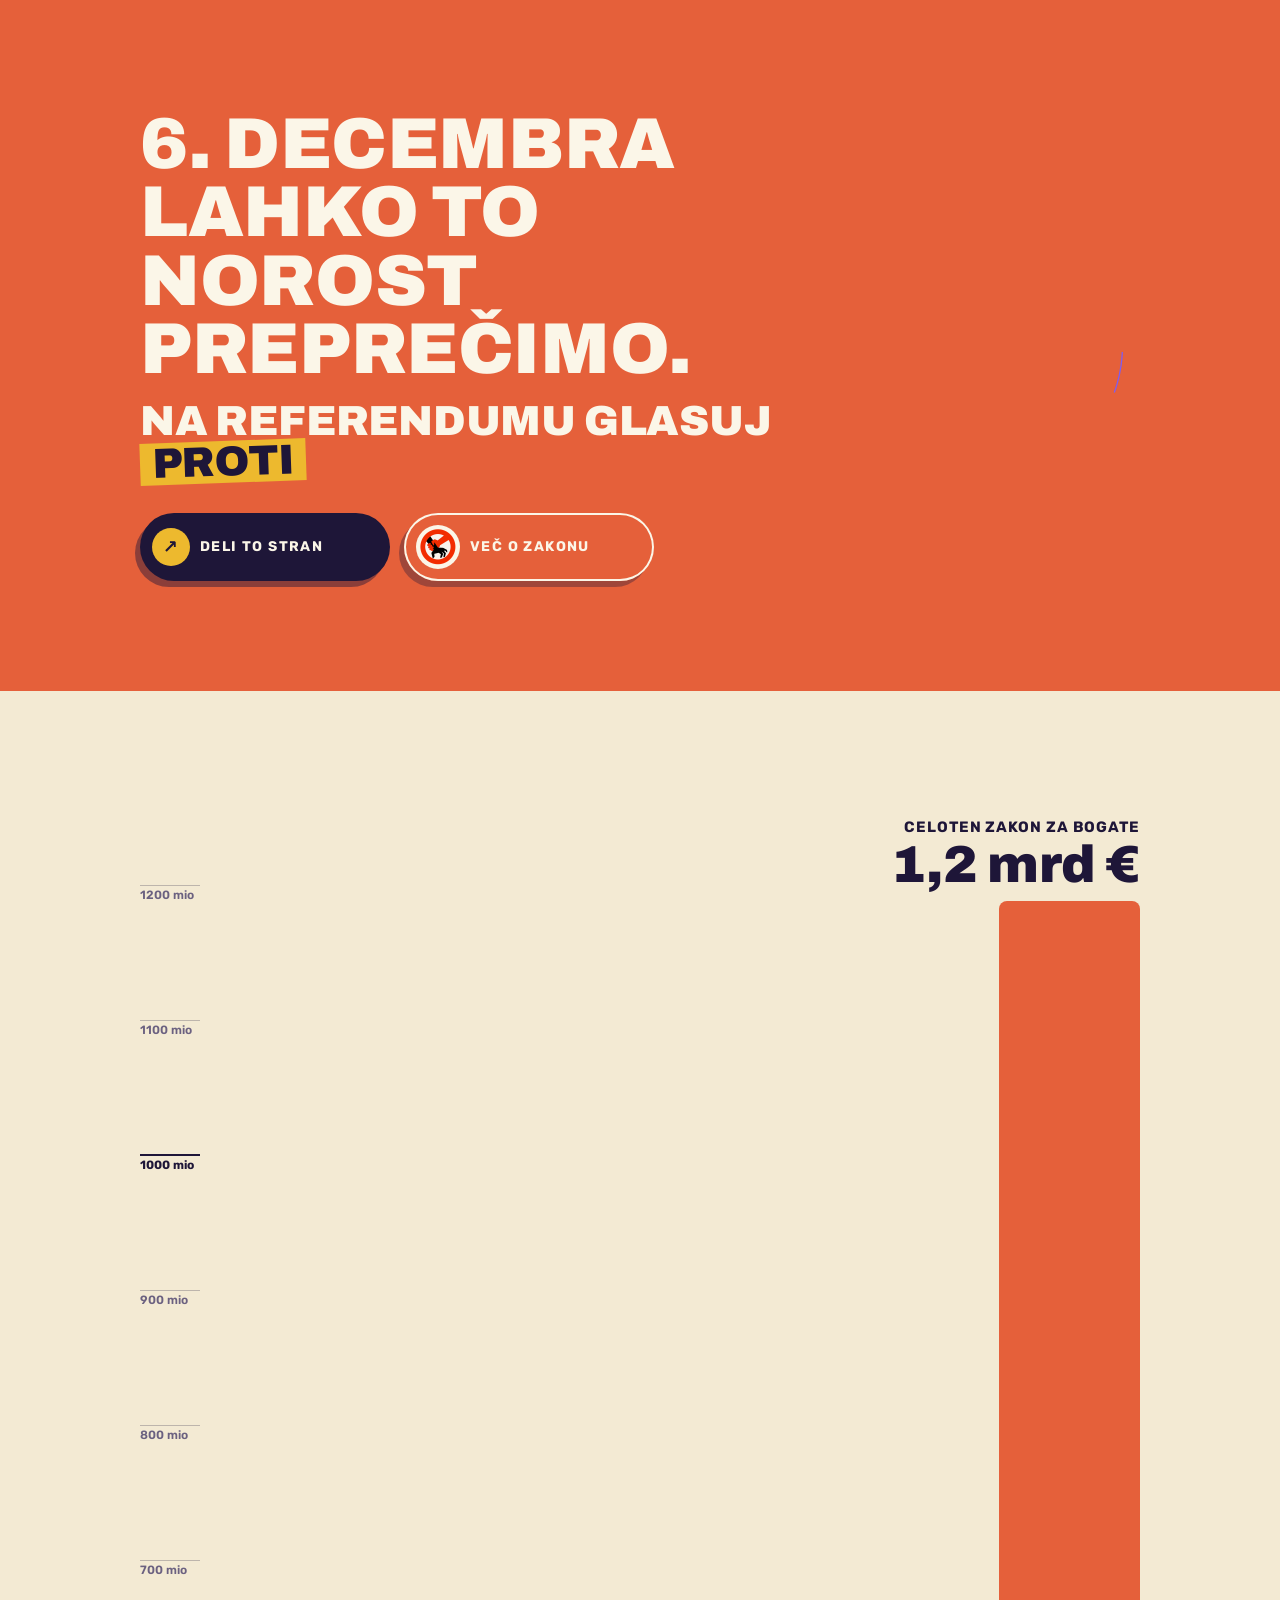
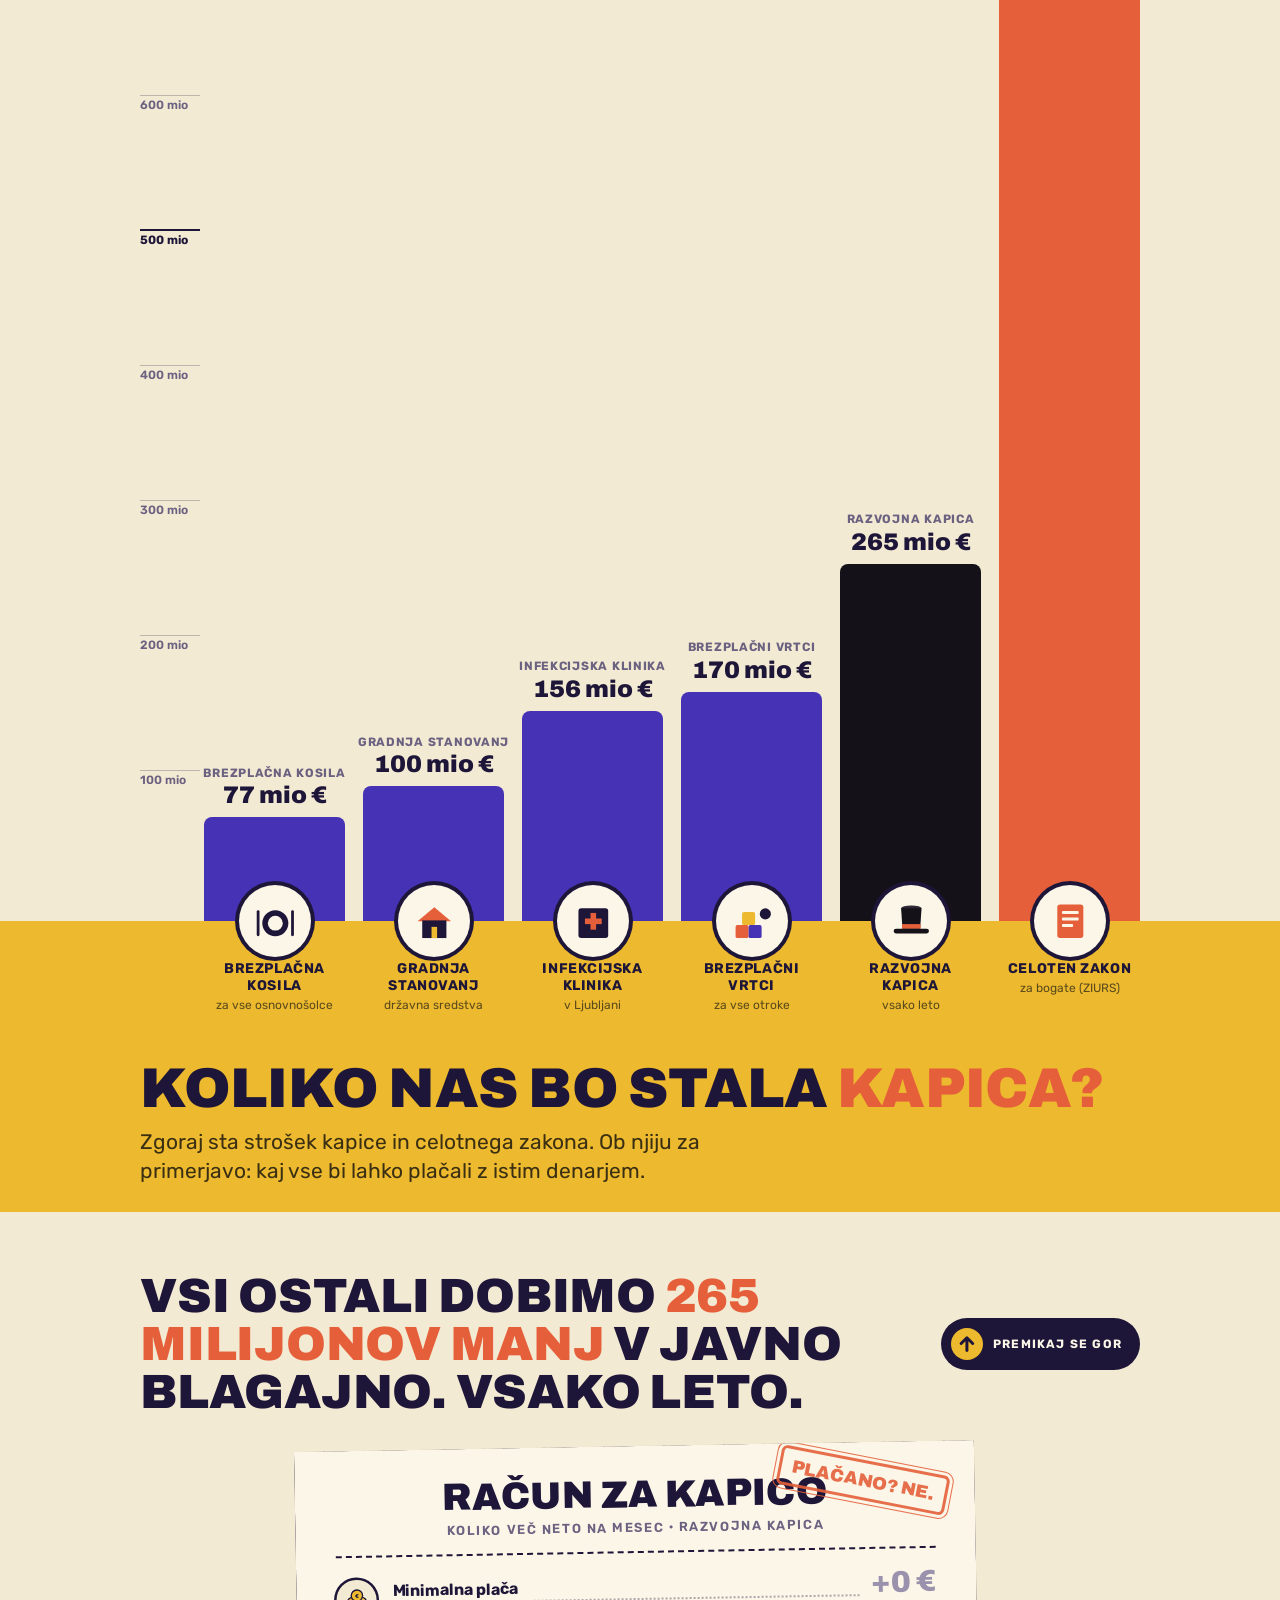
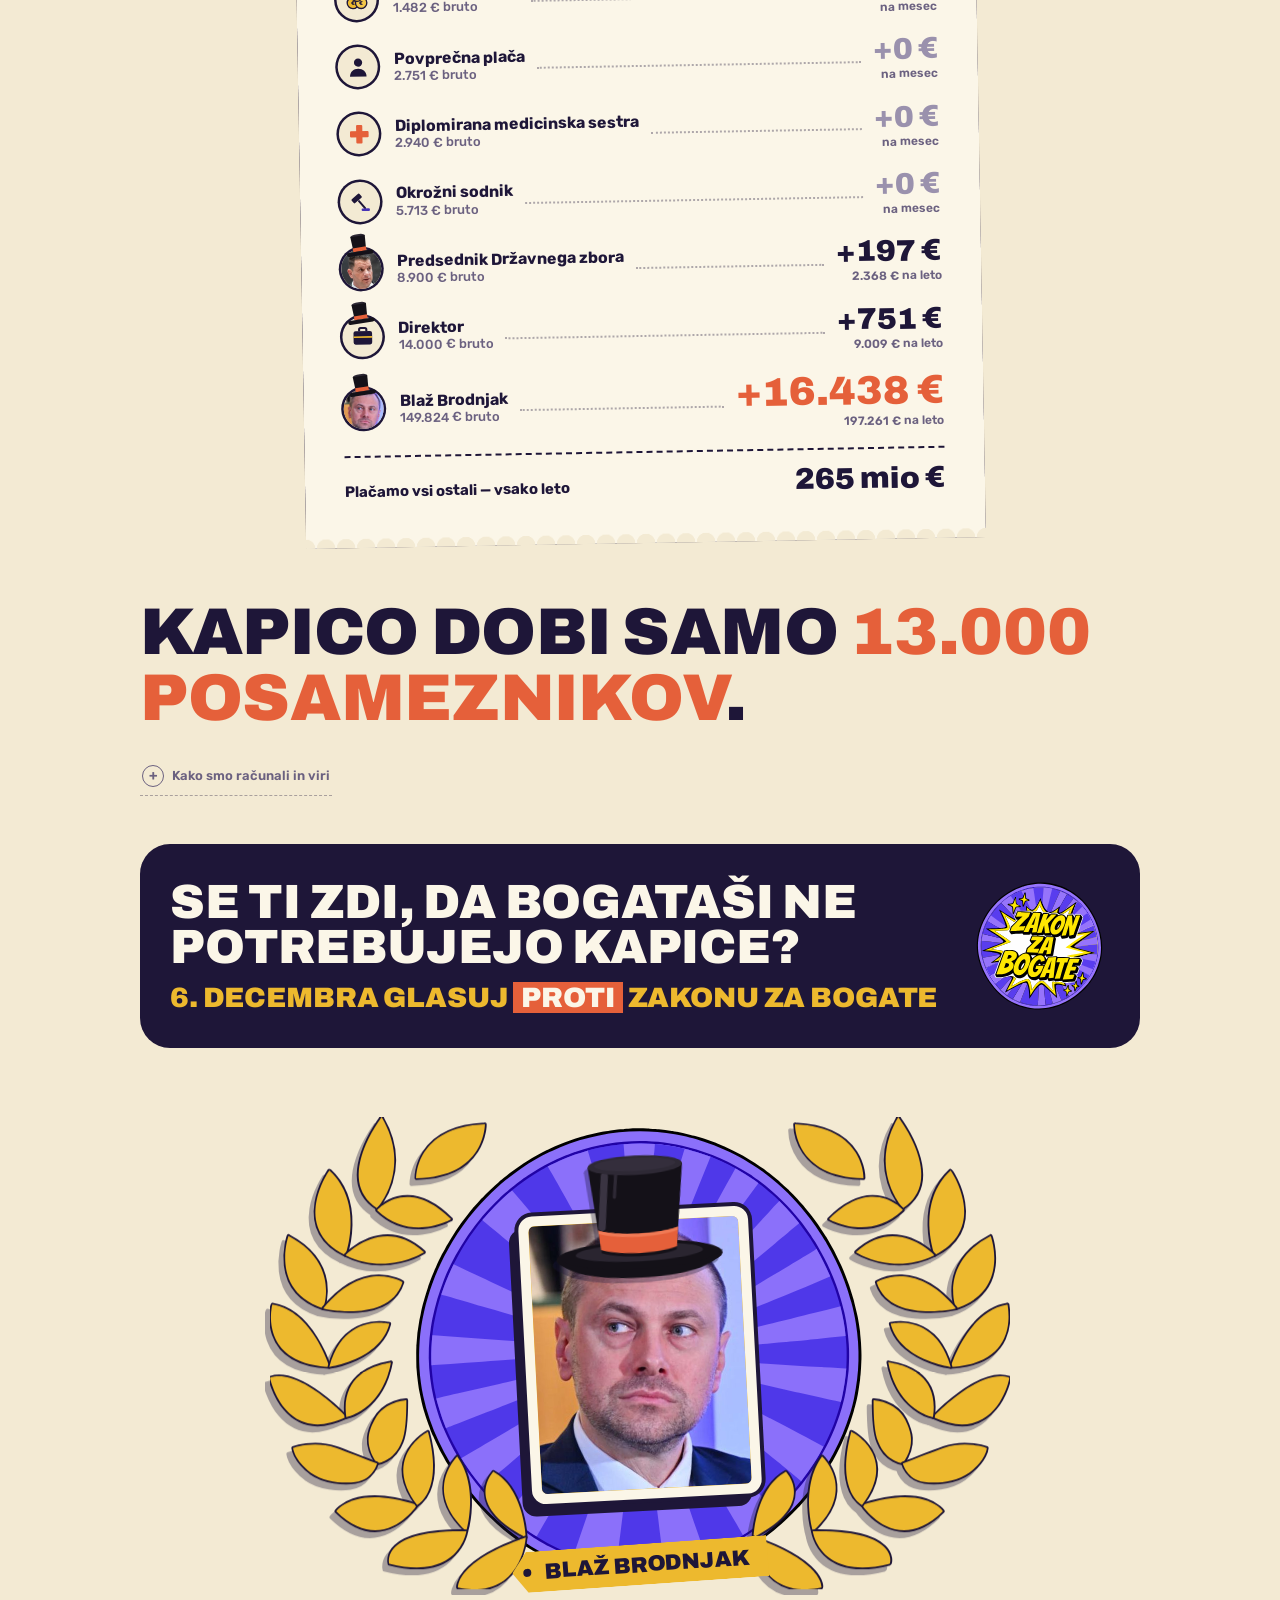
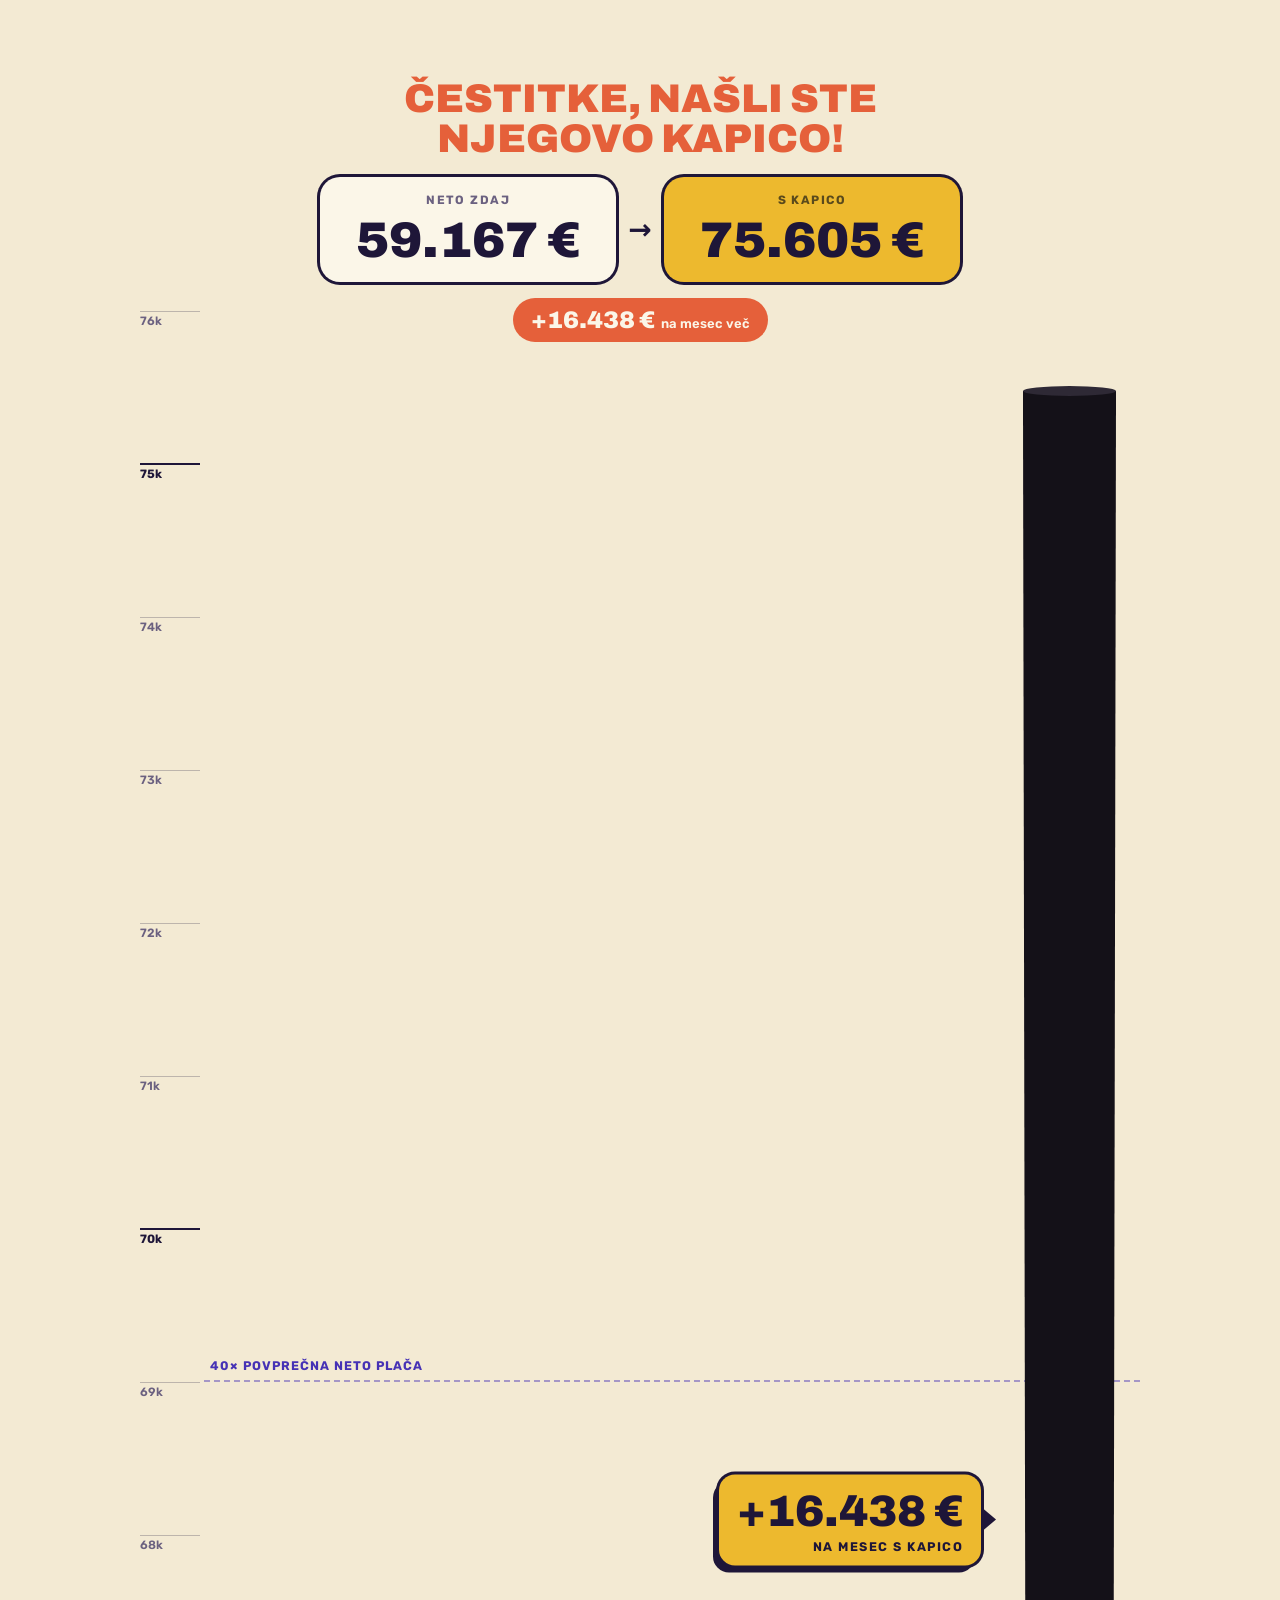
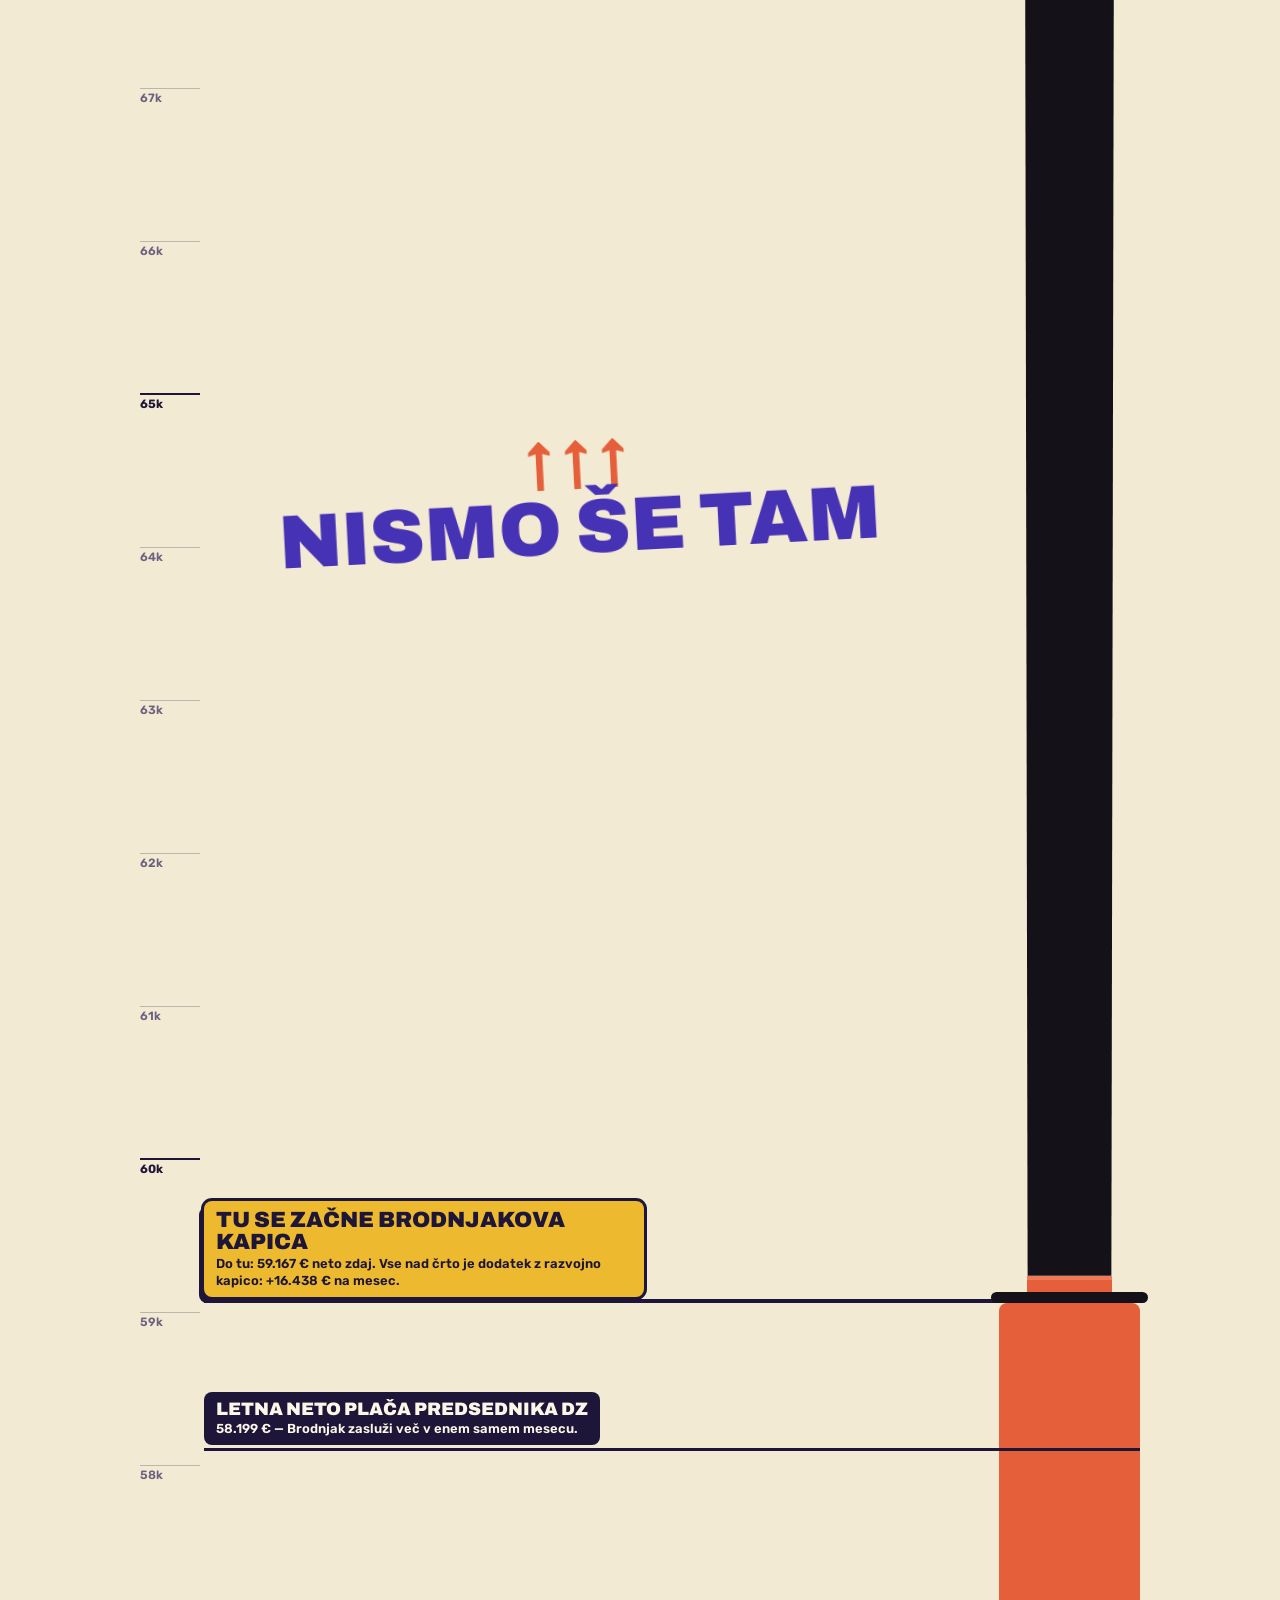
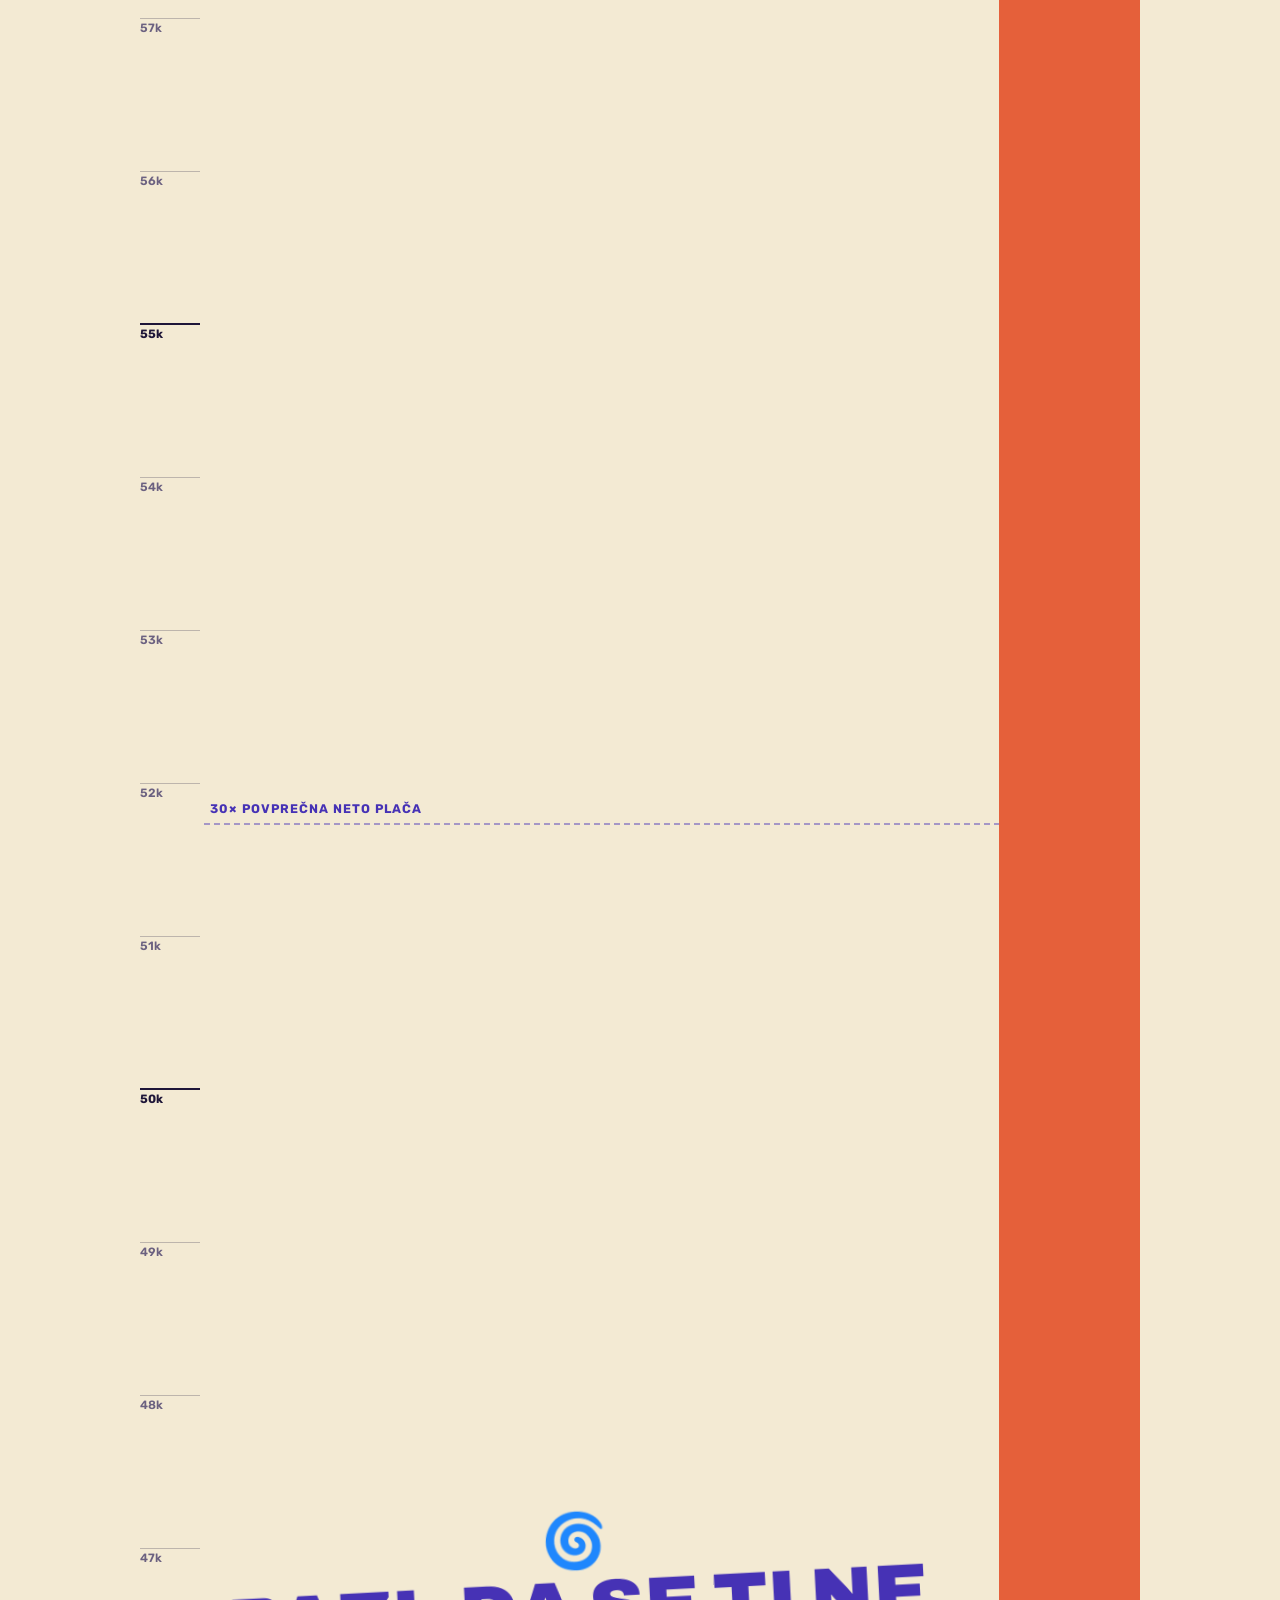
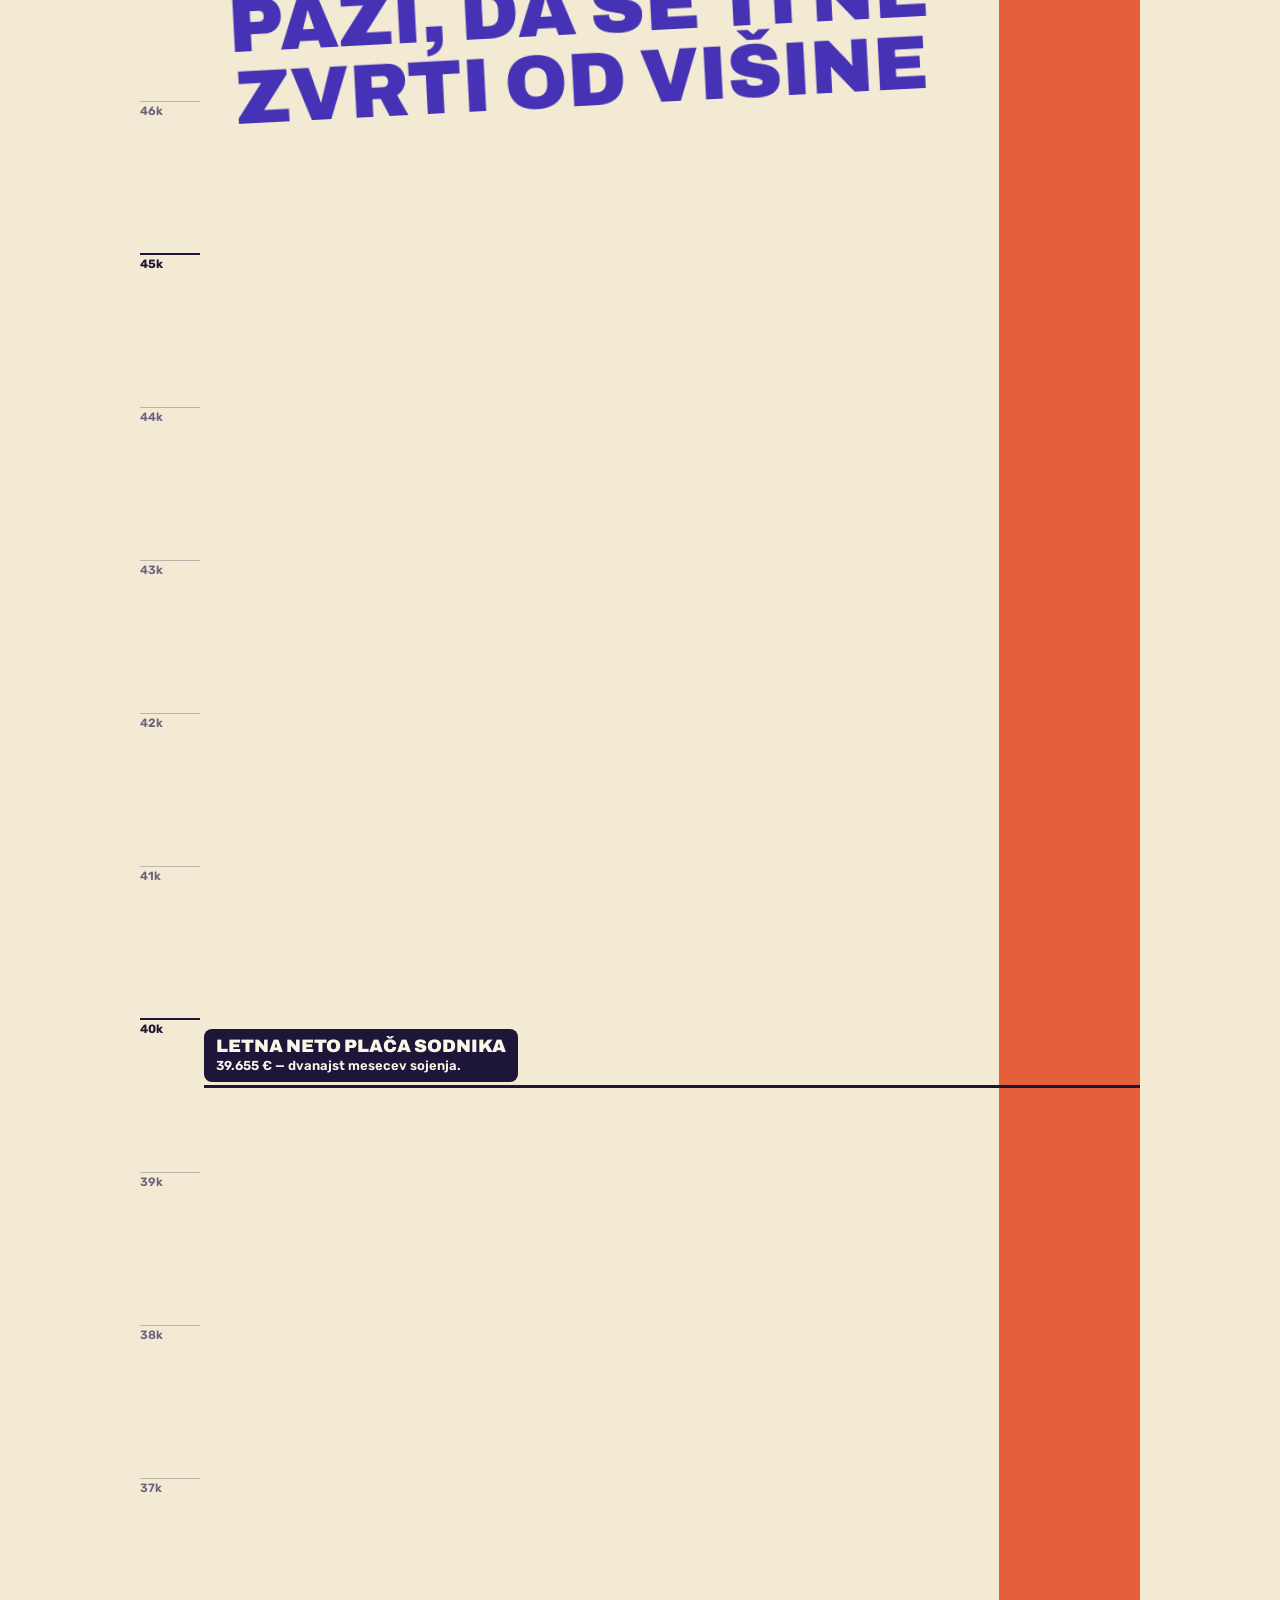
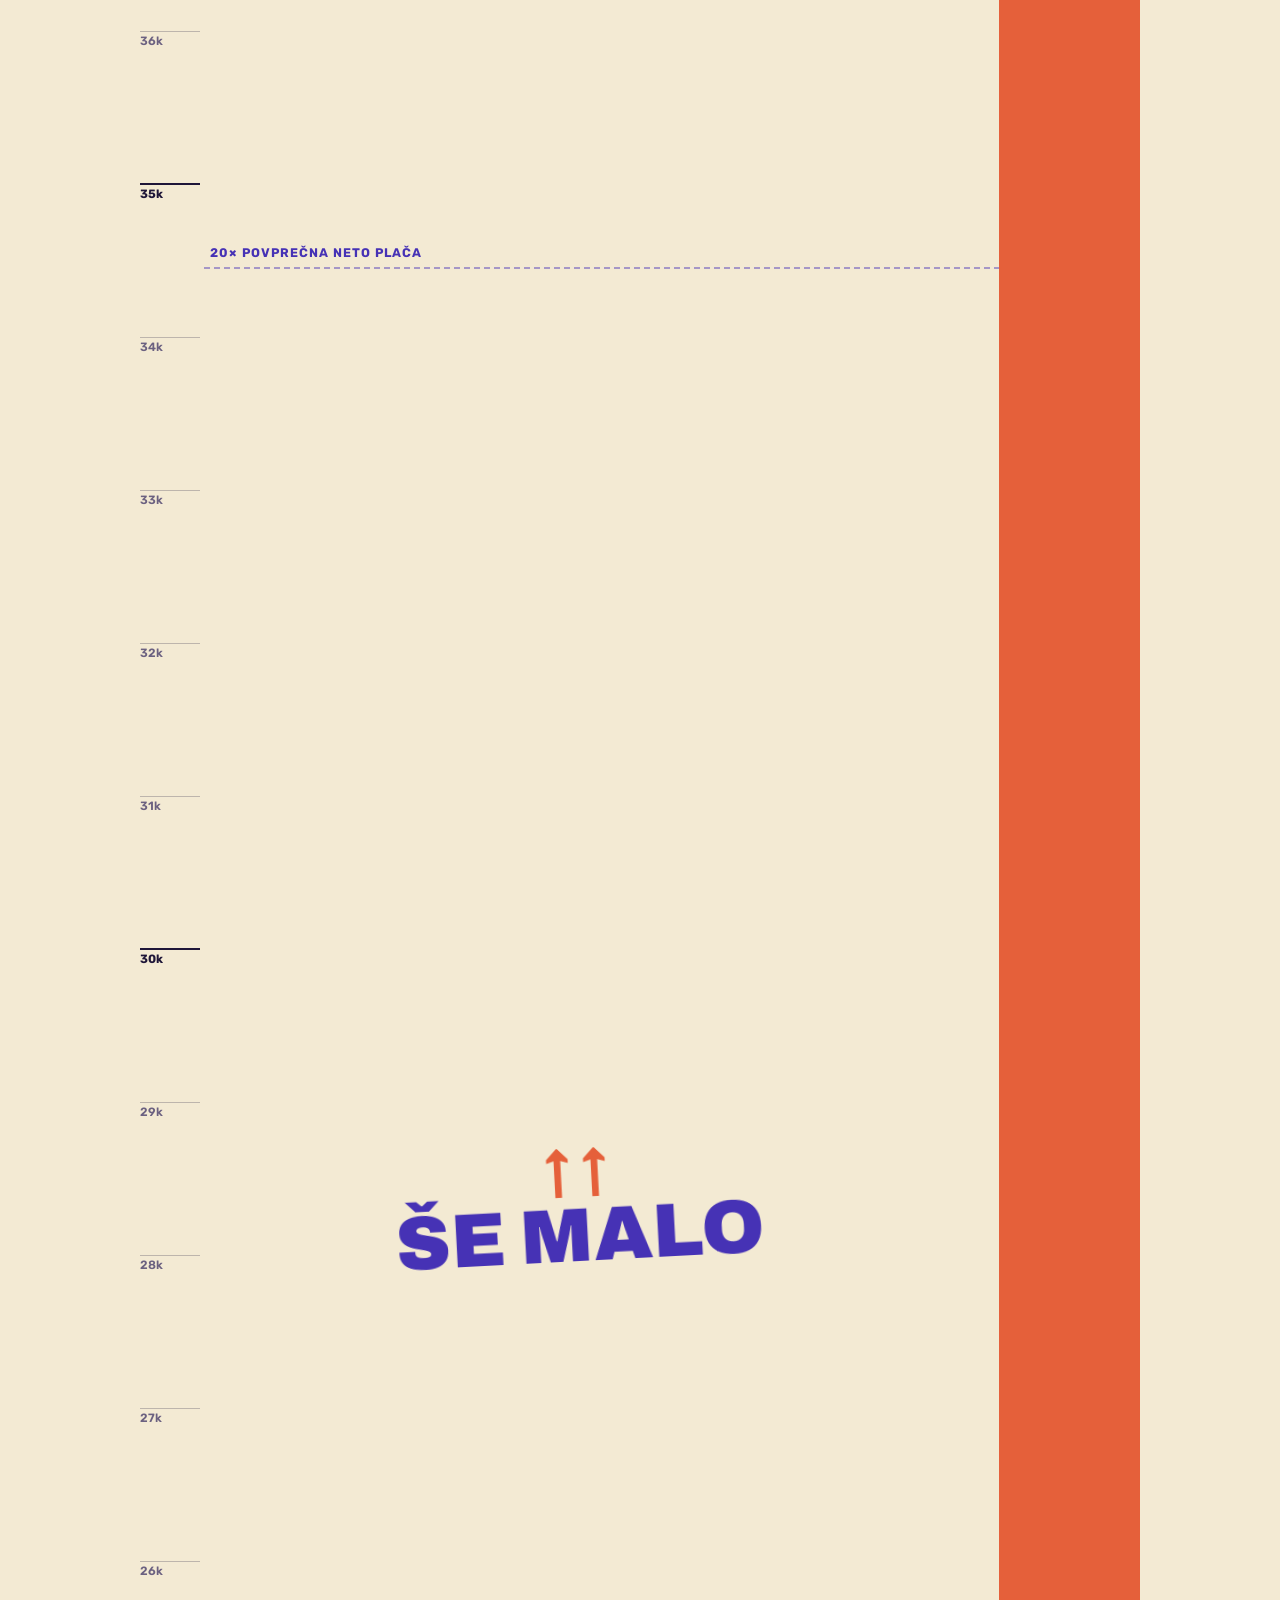
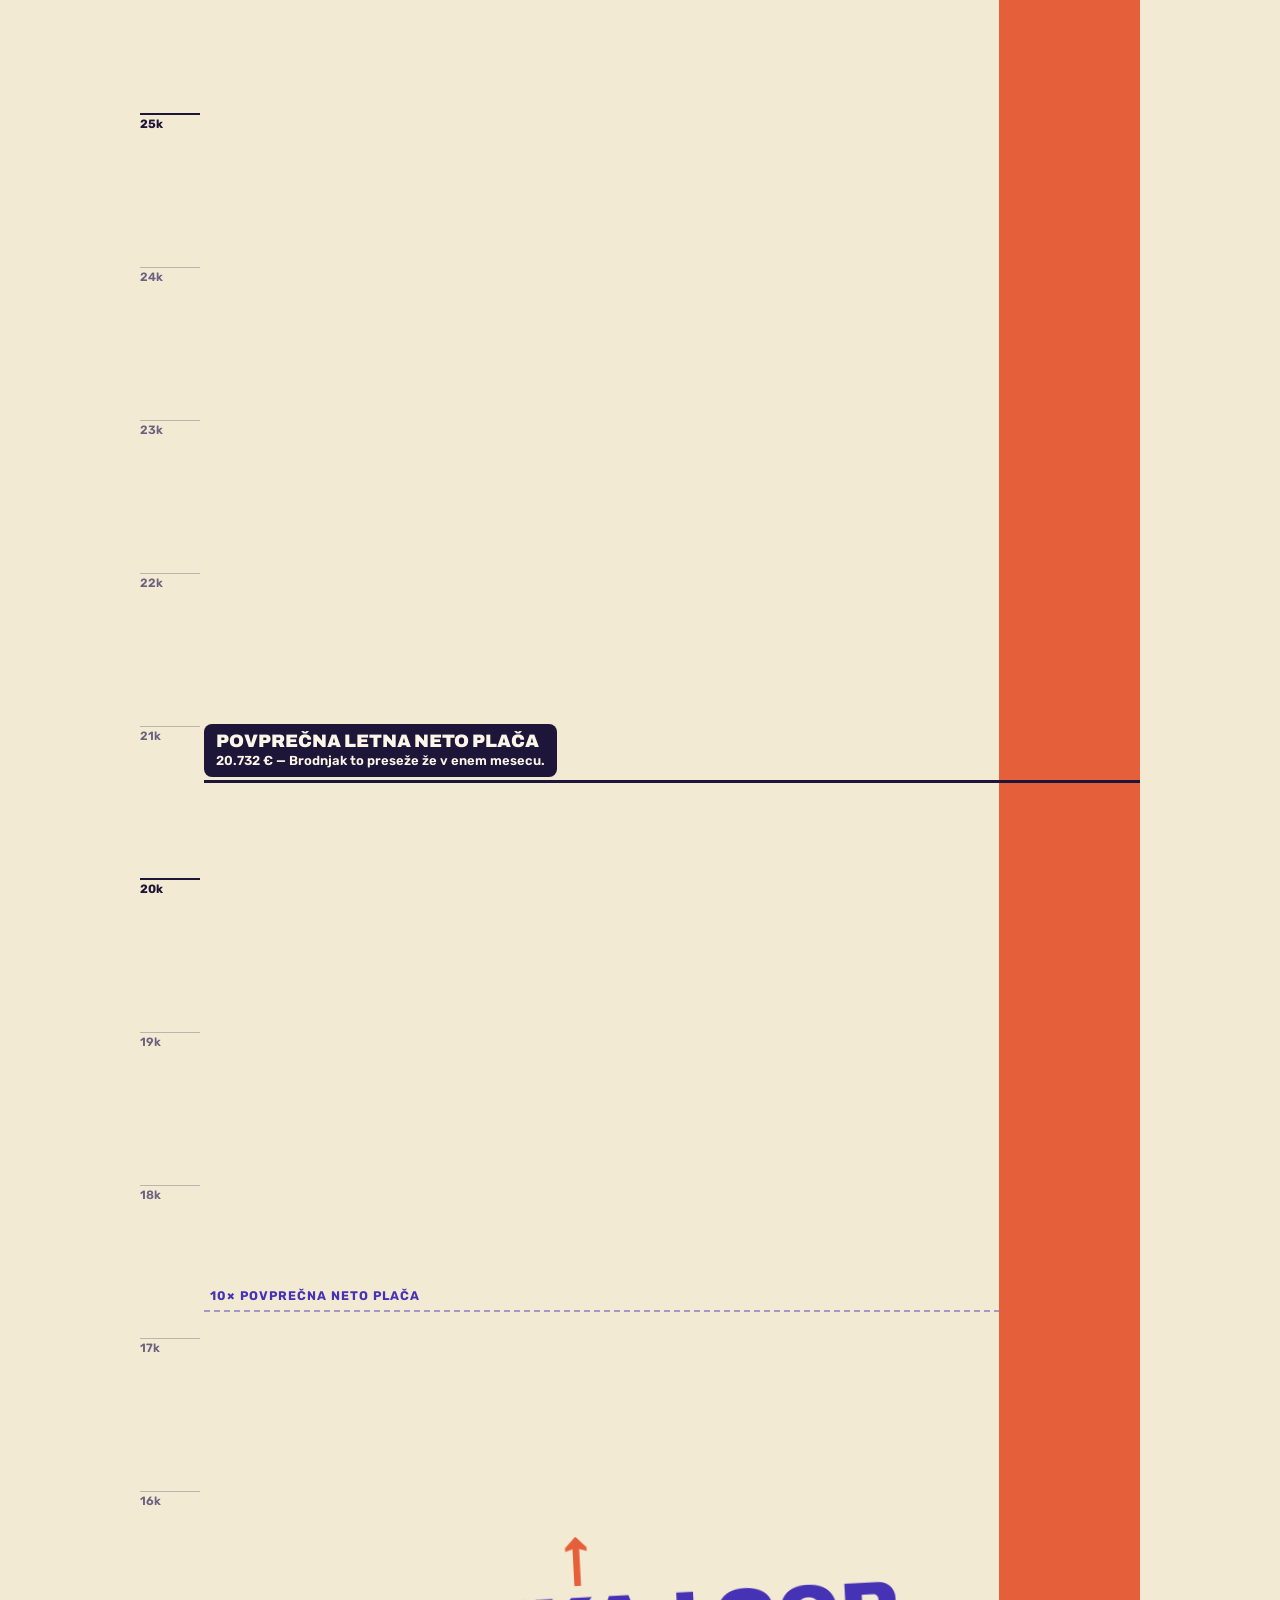
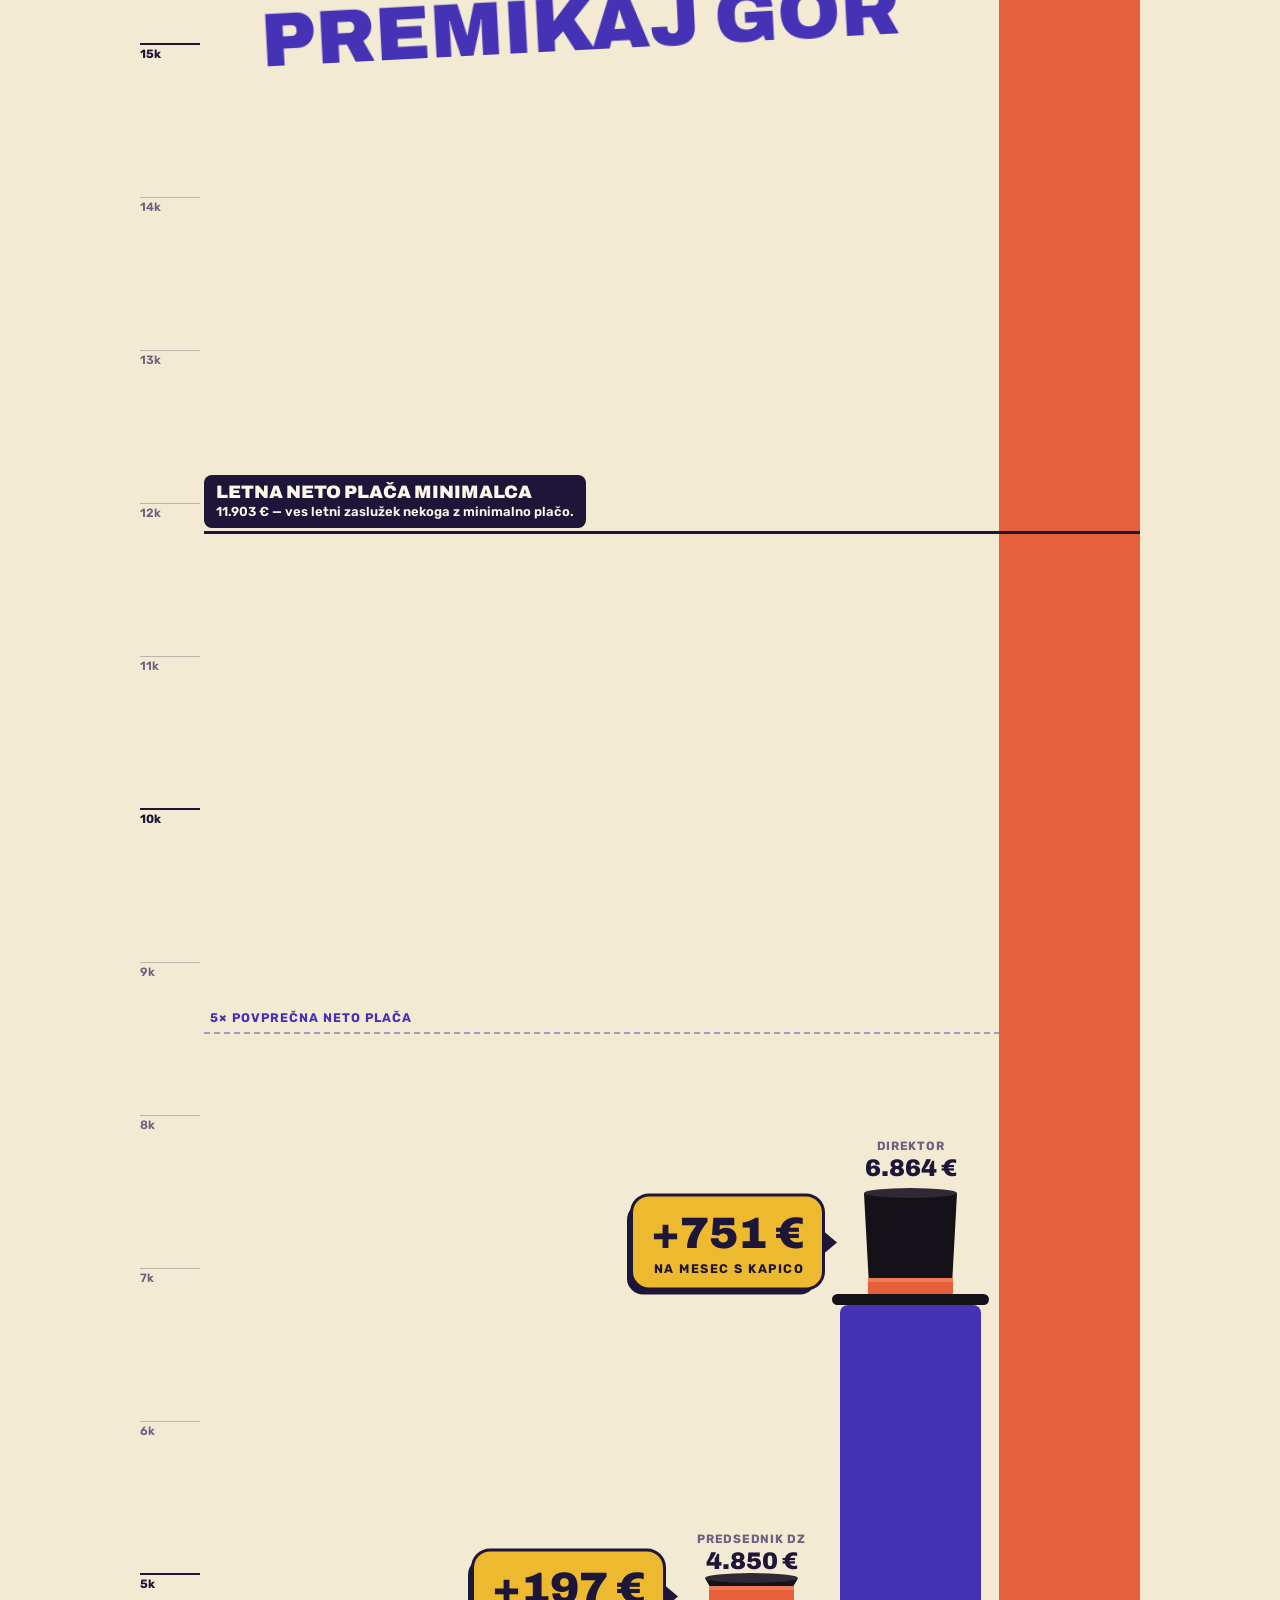
<file: kapica/index.html>
<!doctype html>
<html lang="sl">
<head>
<meta charset="utf-8">
<meta name="viewport" content="width=device-width, initial-scale=1">
<title>Poišči Brodnjakovo kapico — Zakon za bogate</title>
<meta name="description" content="Interaktivna primerjava neto plač: minimalna, povprečna, medicinska sestra, sodnik, predsednik DZ, direktor in Blaž Brodnjak — zdaj in z razvojno kapico iz interventnega zakona.">
<!-- Plausible: naloži se samo na zakonzabogate.si (ne na github.io ali localhost) -->
<script>
window.plausible = window.plausible || function() { (window.plausible.q = window.plausible.q || []).push(arguments) };
if (/(^|\.)zakonzabogate\.si$/.test(location.hostname)) {
  var ps = document.createElement('script');
  ps.defer = true;
  ps.setAttribute('data-domain', 'zakonzabogate.si');
  ps.src = 'https://plausible.lb.djnd.si/js/script.file-downloads.outbound-links.pageview-props.tagged-events.js';
  document.head.appendChild(ps);
}
</script>
<link rel="icon" href="../assets/favicon.svg?v=2" type="image/svg+xml">
<link rel="icon" href="../assets/favicon-32.png?v=2" sizes="32x32" type="image/png">
<link rel="apple-touch-icon" href="../assets/apple-touch-icon.png?v=2">
<meta property="og:type" content="website">
<meta property="og:site_name" content="Zakon za bogate">
<meta property="og:title" content="Poišči Brodnjakovo kapico">
<meta property="og:description" content="Razvojna kapica: Brodnjaku +16.438 € neto na mesec, vsem ostalim 265 milijonov manj v javni blagajni. Vsako leto. Referendum 6. decembra — glasuj PROTI.">
<meta property="og:url" content="https://zakonzabogate.si/kapica/">
<meta property="og:image" content="https://zakonzabogate.si/og.png">
<meta property="og:image:width" content="1200">
<meta property="og:image:height" content="630">
<meta property="og:image:alt" content="Poišči Brodnjakovo kapico. Kako velik je odpustek, ki ga eliti daje zakon za bogate?">
<meta property="og:locale" content="sl_SI">
<meta name="twitter:card" content="summary_large_image">
<meta name="twitter:title" content="Poišči Brodnjakovo kapico">
<meta name="twitter:description" content="Razvojna kapica: Brodnjaku +16.438 € neto na mesec, vsem ostalim 265 milijonov manj. Referendum 6. decembra — glasuj PROTI.">
<meta name="twitter:image" content="https://zakonzabogate.si/og.png">
<link href="../assets/css/fonts.css" rel="stylesheet">
<style>
:root{
  --cream:#F3EAD3; --paper:#FBF6E8; --ink:#1E1638; --muted:#6b6180; --hat:#141118;
  --violet:#4632B5; --lav:#B3A2F0; --gold:#EDB92E; --gold-2:#F2C64A; --coral:#E5603A;
  --disp:'Archivo',system-ui,sans-serif; --text:'Rubik',system-ui,sans-serif;
  --maxw:1040px; --L:84px; --R:20px;
}
*{box-sizing:border-box;margin:0}
html,body{overflow-x:clip}
body{background:var(--cream);color:var(--ink);font-family:var(--text);font-size:17px;line-height:1.5;-webkit-font-smoothing:antialiased}
.disp{font-family:var(--disp);font-weight:900;text-transform:uppercase;letter-spacing:-.005em;line-height:.95}
.wrap{max-width:var(--maxw);margin:0 auto;padding:0 20px;position:relative}
.grain{position:fixed;inset:0;pointer-events:none;z-index:100;opacity:.14;mix-blend-mode:multiply;
  background-image:url("data:image/svg+xml,%3Csvg xmlns='http://www.w3.org/2000/svg' width='240' height='240'%3E%3Cfilter id='n'%3E%3CfeTurbulence type='fractalNoise' baseFrequency='.85' numOctaves='2' stitchTiles='stitch'/%3E%3CfeColorMatrix values='0 0 0 0 0 0 0 0 0 0 0 0 0 0 0 0 0 0 .6 0'/%3E%3C/filter%3E%3Crect width='240' height='240' filter='url(%23n)'/%3E%3C/svg%3E")}
.tag{position:relative;display:inline-block;background:var(--violet);color:var(--paper);font:900 15px/1 var(--disp);text-transform:uppercase;
  padding:10px 18px 9px 32px;transform:rotate(-4deg);clip-path:polygon(15px 0,100% 0,100% 100%,15px 100%,0 50%)}
.tag::before{content:"";position:absolute;left:11px;top:50%;width:8px;height:8px;margin-top:-4px;border-radius:50%;background:var(--gold)}
.tag.gold{background:var(--gold);color:var(--ink)} .tag.gold::before{background:var(--ink)}
.btn{display:inline-flex;align-items:center;gap:10px;border-radius:99px;padding:10px 18px 10px 10px;font:700 12px/1 var(--text);letter-spacing:.1em;text-transform:uppercase;text-decoration:none;cursor:pointer;border:0}
.btn b{display:grid;place-items:center;width:32px;height:32px;border-radius:50%;font-size:17px}
.btn.up{background:var(--ink);color:var(--paper)} .btn.up b{background:var(--gold);color:var(--ink);animation:bob 1.5s ease-in-out infinite}
.btn.up b svg{width:62%;height:62%;display:block}
.btn.ghost{background:transparent;color:var(--ink);box-shadow:inset 0 0 0 2px var(--ink)} .btn.ghost b{background:var(--ink);color:var(--paper)}
@keyframes bob{50%{transform:translateY(-5px)}}
/* mini cilinder (legenda) */
.mini-hat{display:inline-block;width:16px;height:14px;position:relative;vertical-align:-2px;margin-right:7px}
.mini-hat::before{content:"";position:absolute;left:3px;right:3px;top:0;height:11px;background:var(--hat);border-radius:2px 2px 0 0}
.mini-hat::after{content:"";position:absolute;left:0;right:0;bottom:0;height:3px;background:var(--hat);border-radius:2px}
.sw-now{display:inline-block;width:15px;height:15px;border-radius:4px;background:var(--ink);vertical-align:-3px;margin-right:7px}

/* ---------- višinomer ---------- */
.hud{position:fixed;left:0;right:0;top:0;z-index:30;pointer-events:none;background:linear-gradient(var(--cream) 62%,rgba(243,234,211,0));transition:opacity .25s}
.hud .wrap{display:flex;justify-content:space-between;align-items:flex-start;gap:14px;padding-top:12px;padding-bottom:30px}
.alt .l{font:700 12px/1 var(--text);letter-spacing:.14em;text-transform:uppercase;color:var(--muted)}
.alt .v{font:900 clamp(28px,4.6vw,44px)/1 var(--disp);margin-top:4px;font-variant-numeric:tabular-nums}
.alt .v small{font-size:.5em}
.alt .x{font:600 13px/1.3 var(--text);color:var(--violet);margin-top:4px;min-height:17px}
.brand{display:flex;align-items:center;gap:10px;pointer-events:auto}
.brand img{width:58px;height:58px}
.pill{background:var(--ink);color:var(--paper);border-radius:99px;padding:8px 12px;font:700 12px/1 var(--text);letter-spacing:.08em;text-transform:uppercase;white-space:nowrap}
.hud.off{opacity:0}
.hback{display:inline-flex;align-items:center;gap:7px;background:var(--cream);color:var(--ink);text-decoration:none;border-radius:99px;padding:6px 12px 6px 6px;font:700 12px/1 var(--text);letter-spacing:.08em;text-transform:uppercase;white-space:nowrap;box-shadow:inset 0 0 0 2px var(--ink)}
.hback b{display:grid;place-items:center;width:22px;height:22px;border-radius:50%;background:var(--ink);color:var(--paper);font-size:13px}
.hback:hover{background:var(--paper)}
.blogo{display:block;line-height:0}
.hud.off .brand{pointer-events:none}
@media (max-width:400px){.hback span{display:none}.hback{padding:6px}}

/* ---------- VRH STRANI: številke, metodologija ---------- */
.data{padding:60px 0 40px}
.data h2{font-size:clamp(34px,5.6vw,60px);margin:16px 0 26px}
.data h2.big-claim{font-size:clamp(28px,4.2vw,48px);line-height:1;max-width:22ch}
.data h2.big-claim em{font-style:normal;color:var(--coral)}
.claim-row{display:flex;align-items:center;justify-content:space-between;gap:28px;margin-bottom:30px}
.claim-row h2{margin:0!important}
.data .up-here{flex:none}
.data h2.claim2{margin:56px 0 0;font-size:clamp(34px,5.6vw,66px);max-width:none}
.cards{display:grid;grid-template-columns:repeat(4,1fr);gap:16px}
.c4{background:var(--coral);color:var(--paper)} .c4 .k{color:#ffe2d6}
.kc{border-radius:26px;padding:24px}
.kc .k{font:700 12px/1.3 var(--text);letter-spacing:.12em;text-transform:uppercase}
.kc .v{font:900 clamp(40px,5vw,58px)/1 var(--disp);margin:10px 0 8px}
.kc p{font-size:15px}
.kc .v .vhat{display:block;width:46px;height:46px;margin:0 0 8px -2px;animation:hatTip 3.4s ease-in-out infinite;transform-origin:50% 90%}
.kc .v .vhat svg{width:100%;height:100%;display:block}
.kc-ico{display:flex;gap:8px;flex-wrap:wrap;margin-bottom:16px}
.kc-ico{position:relative}
.kc-ico.wear{margin-top:30px}
.kc-ico .ahat{position:absolute;left:3px;top:-24px;width:50px;height:50px;z-index:2;animation:hatTip 3.4s ease-in-out infinite;transform-origin:50% 90%}
.kc-ico .ahat svg{width:100%;height:100%;display:block}
.kc-ico span{width:56px;height:56px;border-radius:50%;background:var(--paper);display:grid;place-items:center;box-shadow:0 0 0 3px var(--ink);overflow:hidden}
.kc-ico span svg{width:62%;height:62%}
.kc-ico span.photo{background:var(--gold)}
.kc-ico span.photo img{width:100%;height:100%;object-fit:cover;object-position:50% 34%}
.c1{background:var(--lav)} .c2{background:var(--gold)} .c3{background:var(--violet);color:var(--paper)} .c3 .k{color:var(--lav)}
.tblwrap{overflow-x:auto;-webkit-overflow-scrolling:touch;border-radius:20px;margin-top:34px}
table{width:100%;border-collapse:collapse;background:var(--paper);font-size:15px}
th,td{padding:12px 14px;text-align:right;border-bottom:1px solid rgba(30,22,56,.12);white-space:nowrap}
th:first-child,td:first-child{text-align:left;white-space:normal}
th{font:700 11px/1.3 var(--text);letter-spacing:.1em;text-transform:uppercase;color:var(--muted);background:#F1E8D2}
td b{font-weight:700}
tr.hi td{background:#ECE6FB}
td.pos{color:var(--violet);font-weight:700}
.more{margin-top:26px}
.more summary{display:inline-flex;align-items:center;gap:8px;cursor:pointer;list-style:none;font:600 13px/1 var(--text);color:var(--muted);padding:8px 2px;border-bottom:1px dashed rgba(30,22,56,.35)}
.more summary::-webkit-details-marker{display:none}
.more summary::before{content:"+";display:grid;place-items:center;width:20px;height:20px;border-radius:50%;border:1.5px solid var(--muted);font-weight:700;font-size:14px;line-height:1}
.more[open] summary::before{content:"−"}
.more summary:hover{color:var(--ink)}
.method{display:grid;grid-template-columns:1.2fr 1fr;gap:28px;margin-top:20px;font-size:14.5px;color:#3d3456}
.method h3{font:900 22px/1 var(--disp);text-transform:uppercase;color:var(--ink);margin-bottom:12px}
.method ul{padding-left:18px}
.method li{margin:6px 0}
.method a{color:var(--violet)}
.ref{margin:48px 0 0;background:var(--ink);color:var(--paper);border-radius:30px;padding:32px 30px;display:flex;gap:24px;align-items:center;justify-content:space-between;flex-wrap:wrap}
.ref .disp{font-size:clamp(28px,4.4vw,48px)}
.ref .disp em{font-style:normal;color:var(--gold)}
.ref p.cta{margin-top:14px;font-size:clamp(20px,2.6vw,28px);color:var(--gold);max-width:none}
.ref p.cta em{font-style:normal;color:var(--paper);background:var(--coral);padding:0 8px}
.ref>div{flex:1;min-width:260px}
.ref img{width:140px;transform:rotate(8deg)}
.foot{margin-top:28px;font-size:13px;color:var(--muted)}
.down-hint{margin-top:40px;text-align:center;font:700 12px/1 var(--text);letter-spacing:.14em;text-transform:uppercase;color:var(--muted)}

/* ---------- poziv na vrhu ---------- */
.cta-top{background:var(--coral);color:var(--paper);padding:clamp(60px,10vw,110px) 0}
.cta-in{display:flex;gap:28px;align-items:center;justify-content:space-between}
.cta-in>div{flex:1;min-width:0}
.cta-top h2{font-size:clamp(34px,6vw,72px);line-height:.95;max-width:16ch}
.cta-top .vote{font-size:clamp(24px,3.6vw,42px);margin-top:18px}
.cta-top .vote em{font-style:normal;background:var(--gold);color:var(--ink);padding:2px 12px 0;display:inline-block;transform:rotate(-2deg)}
.cta-btns{display:grid;grid-template-columns:repeat(2,250px);gap:14px;margin-top:30px}
.cta-btns .btn.share,.cta-btns .btn.morelink{width:100%;justify-content:flex-start}
.btn.share{background:var(--ink);color:var(--paper);font-size:14px;padding:12px 22px 12px 12px}
.btn.share b{background:var(--gold);color:var(--ink);width:38px;height:38px;font-size:18px}
.btn.morelink{background:transparent;color:var(--paper);box-shadow:inset 0 0 0 2px var(--paper);font-size:14px;padding:12px 22px 12px 12px}
.btn.morelink b{background:var(--paper);color:var(--coral);width:38px;height:38px;font-size:18px}
.share-wrap{position:relative;display:flex}
.copied{position:absolute;left:0;top:calc(100% + 14px);z-index:5;width:max-content;max-width:300px;background:var(--paper);color:var(--ink);border-radius:16px;padding:14px 18px 13px 52px;box-shadow:0 0 0 3px var(--ink),-6px 7px 0 var(--ink);
  opacity:0;transform:translateY(-8px) scale(.96);transform-origin:20px 0;pointer-events:none;transition:opacity .2s,transform .25s cubic-bezier(.2,1.3,.4,1)}
.copied::before{content:"✓";position:absolute;left:14px;top:50%;margin-top:-14px;width:28px;height:28px;border-radius:50%;background:var(--gold);display:grid;place-items:center;font:900 16px/1 var(--text)}
.copied::after{content:"";position:absolute;left:24px;top:-12px;border-style:solid;border-width:0 10px 12px;border-color:transparent transparent var(--ink)}
.copied.on{opacity:1;transform:none}
.copied b{display:block;font:900 20px/1.1 var(--disp);text-transform:uppercase}
.copied span{display:block;font:500 14px/1.3 var(--text);color:var(--muted);margin-top:3px}
.btn.morelink b.pu{background:var(--paper);width:44px;height:44px;padding:2px}
.btn.morelink b.pu img{width:100%;height:100%;display:block}
/* pritisk: gumb se "pogrezne" v svojo senco, ikona se zavrti */
.btn.share,.btn.morelink{transition:transform .28s cubic-bezier(.2,1.6,.4,1),box-shadow .28s cubic-bezier(.2,1.6,.4,1);-webkit-tap-highlight-color:transparent;user-select:none}
.btn.share{box-shadow:-5px 6px 0 rgba(30,22,56,.45)}
.btn.morelink{box-shadow:inset 0 0 0 2px var(--paper),-5px 6px 0 rgba(30,22,56,.35)}
.btn.share b,.btn.morelink b{transition:transform .35s cubic-bezier(.2,1.6,.4,1)}
.btn.share:hover,.btn.morelink:hover{transform:translate(1px,-1px)}
.btn.share:hover{box-shadow:-6px 7px 0 rgba(30,22,56,.45)}
.btn.morelink:hover{box-shadow:inset 0 0 0 2px var(--paper),-6px 7px 0 rgba(30,22,56,.35)}
.btn.share:active,.btn.morelink:active{transform:translate(-5px,6px) scale(.97);transition-duration:.08s}
.btn.share:active{box-shadow:0 0 0 rgba(30,22,56,.45)}
.btn.morelink:active{box-shadow:inset 0 0 0 2px var(--paper),0 0 0 rgba(30,22,56,.35);background:rgba(255,255,255,.12)}
.btn.share:active b{transform:rotate(-25deg) scale(.88)}
.btn.morelink:active b{transform:rotate(20deg) scale(.88)}
.btn.share.pop b{animation:sharePop .5s cubic-bezier(.2,1.6,.4,1)}
@keyframes sharePop{0%{transform:scale(.8)}50%{transform:scale(1.25) rotate(12deg)}100%{transform:none}}
@media (prefers-reduced-motion:reduce){.btn.share,.btn.morelink,.btn.share b,.btn.morelink b{transition:none}.btn.share.pop b{animation:none}}
.cta-in .anim-logo{position:relative;display:block;width:clamp(200px,26vw,320px);aspect-ratio:1;flex:none}
/* platno animacije je 2600/1280 večje od logotipa, da se črke ob priletu ne odrežejo */
.cta-in .anim-img{position:absolute;left:-51.5625%;top:-51.5625%;width:203.125%;height:203.125%;max-width:none;pointer-events:none}
/* ---------- stroški (navpično) ---------- */
.cost{position:relative}
.bars.six,.names.six,.icons.six{grid-template-columns:repeat(6,minmax(0,1fr))}
.cost .seg-now.k{background:var(--hat)}
.cost .seg-now.z{background:var(--coral)}
.cost .top-lbl.big{left:auto;right:0;transform:none;text-align:right;max-width:none}
.cost .top-lbl.big .v{font-size:clamp(28px,4.6vw,52px)}
.cost .top-lbl.big .n{font-size:clamp(12px,1.4vw,15px);color:var(--ink)}
.cband{padding:18px 0 26px!important}
.cband h2{font-size:clamp(30px,5vw,56px);line-height:.92;margin-top:12px}
.cband h2 em{font-style:normal;color:var(--coral)}
.cband .tag{font-size:13px}
/* ---------- račun: kdo dobi kapico ---------- */
.rcpt-wrap{display:flex;justify-content:center;margin:10px 0 0}
.rcpt{position:relative;width:min(680px,100%);background:var(--paper);padding:30px clamp(18px,4vw,40px) 46px;transform:rotate(-1deg);
  box-shadow:0 0 0 3px var(--ink),-10px 12px 0 var(--ink);
  -webkit-mask:radial-gradient(circle at 10px 100%,transparent 9px,#000 9.5px) -10px 0/20px 100% repeat-x;mask:radial-gradient(circle at 10px 100%,transparent 9px,#000 9.5px) -10px 0/20px 100% repeat-x}
.rcpt .rh{text-align:center;border-bottom:2px dashed var(--ink);padding-bottom:14px;margin-bottom:8px}
.rcpt .rh b{display:block;font:900 clamp(26px,3.6vw,38px)/1 var(--disp);text-transform:uppercase}
.rcpt .rh span{display:block;font:600 13px/1.3 var(--text);letter-spacing:.12em;text-transform:uppercase;color:var(--muted);margin-top:6px}
.rrow{display:grid;grid-template-columns:44px auto 1fr auto;gap:12px;align-items:center;padding:10px 0}
.rrow .av{position:relative;width:40px;height:40px;border-radius:50%;background:var(--cream);box-shadow:0 0 0 2.5px var(--ink);display:grid;place-items:center;overflow:visible}
.rrow .av .clip{position:absolute;inset:0;border-radius:50%;overflow:hidden;display:grid;place-items:center}
.rrow .av svg{width:62%;height:62%}
.rrow .av img{width:100%;height:100%;object-fit:cover;object-position:50% 34%}
.rrow .av .h{position:absolute;left:4px;top:-19px;width:32px;height:32px;transform:rotate(-8deg);transform-origin:50% 90%}
.rrow .av .h svg{width:100%;height:100%}
.rrow .nm{font:700 16px/1.2 var(--text)}
.rrow .nm small{display:block;font:500 13px/1.2 var(--text);color:var(--muted)}
.rrow .dots{border-bottom:2px dotted rgba(30,22,56,.35);transform:translateY(4px)}
.rrow .am{font:900 clamp(22px,2.8vw,30px)/1 var(--disp);text-align:right;white-space:nowrap}
.rrow .am small{display:block;font:600 12px/1.2 var(--text);color:var(--muted);margin-top:3px}
.rrow.zero .am{color:#9a91ad}
.rrow.top .am{color:var(--coral);font-size:clamp(28px,3.8vw,40px)}
.rcpt .rt{border-top:2px dashed var(--ink);margin-top:8px;padding-top:14px;display:flex;justify-content:space-between;align-items:baseline;gap:14px;font:700 15px/1.3 var(--text)}
.rcpt .rt b{font:900 clamp(22px,3vw,30px)/1 var(--disp);white-space:nowrap}
.rcpt .stamp{position:absolute;right:clamp(10px,3vw,26px);top:18px;transform:rotate(12deg);border:3px solid var(--coral);color:var(--coral);font:900 18px/1 var(--disp);text-transform:uppercase;padding:8px 10px;border-radius:6px;outline:1.5px solid var(--coral);outline-offset:3px;opacity:.9}
/* ---------- graf ---------- */
.climb{position:relative}
.world{position:relative}
.plot{position:absolute;left:0;right:0;top:0}
.plot>.wrap{height:100%}
.ruler{position:absolute;left:20px;top:0;bottom:0;width:60px}
.ruler div{position:absolute;left:0;right:0;border-top:1px solid rgba(30,22,56,.25);font:600 12px/1 var(--text);color:var(--muted);padding-top:3px}
.ruler div.k{border-top:2px solid var(--ink);color:var(--ink);font-weight:700}
.bars,.names{position:absolute;left:var(--L);right:var(--R);display:grid;grid-template-columns:repeat(6,minmax(0,1fr));gap:clamp(5px,1.6vw,18px)}
.bars{top:0;bottom:0;align-items:end}
.col{position:relative;height:100%;display:flex;flex-direction:column;justify-content:flex-end;align-items:center}
.seg-now{width:100%;background:var(--violet);border-radius:8px 8px 0 0}
.col.hi .seg-now{background:var(--coral)}
/* cilinder = kapica */
.hat{position:relative;width:100%;display:flex;flex-direction:column;align-items:center}
.hat .top{width:66%;height:10px;border-radius:50%;background:#2E2935;margin-bottom:-5px;position:relative;z-index:1}
.hat .crown{width:66%;background:var(--hat);clip-path:polygon(0 0,100% 0,95% 100%,5% 100%)}
.hat .band{width:60%;height:16px;background:var(--coral);box-shadow:inset 0 4px 0 #F07A55}
.hat .brim{width:112%;height:11px;border-radius:999px;background:var(--hat);position:relative;z-index:2}
.top-lbl{position:absolute;left:50%;transform:translateX(-50%);bottom:calc(var(--h) + 10px);text-align:center;width:max-content;max-width:160px}
.top-lbl .n{font:700 clamp(10px,1.2vw,12px)/1.2 var(--text);text-transform:uppercase;letter-spacing:.06em;color:var(--muted)}
.top-lbl .v{font:900 clamp(14px,2.2vw,24px)/1 var(--disp);margin-top:3px;white-space:nowrap}
.top-lbl .c{display:inline-block;margin-top:5px;font:700 clamp(10px,1.2vw,12px)/1 var(--text);padding:4px 8px;border-radius:99px;white-space:nowrap;background:rgba(30,22,56,.08);color:var(--muted)}
.top-lbl .c.pos{background:var(--gold);color:var(--ink)}
.cap-big{position:absolute;right:calc(100% + 18px);transform:translateY(50%);z-index:5;background:var(--gold);color:var(--ink);font:900 clamp(24px,3.6vw,44px)/1 var(--disp);padding:14px 18px 12px;border-radius:16px;box-shadow:0 0 0 3px var(--ink),-6px 7px 0 var(--ink);white-space:nowrap;text-align:right}
.cap-big small{display:block;font:700 12.5px/1.2 var(--text);letter-spacing:.12em;text-transform:uppercase;margin-top:6px}
.cap-big::after{content:"";position:absolute;right:-15px;top:50%;margin-top:-11px;border-style:solid;border-width:11px 0 11px 13px;border-color:transparent transparent transparent var(--ink)}
.top-lbl .c{font-size:clamp(11px,1.3vw,13px)!important}
.top-lbl .c.zero{display:inline-block;margin-top:9px;background:var(--paper);color:var(--ink);font:900 clamp(18px,2.6vw,30px)/1 var(--disp);font-size:clamp(18px,2.6vw,30px)!important;padding:9px 13px 7px!important;border-radius:12px;box-shadow:0 0 0 3px var(--ink),-4px 5px 0 var(--ink)}
.top-lbl .c.zero small{display:block;font:700 11.5px/1.2 var(--text);letter-spacing:.1em;text-transform:uppercase;color:var(--muted);margin-top:4px}
.mile{position:absolute;left:var(--L);right:var(--R);border-top:3px solid var(--ink);z-index:2}
.mile span{position:absolute;left:0;bottom:6px;background:var(--ink);color:var(--paper);font:600 13px/1.25 var(--text);padding:8px 12px;border-radius:8px;max-width:min(440px,72%)}
.mile span b{display:block;font:900 18px/1 var(--disp);text-transform:uppercase;margin-bottom:3px}
.mile.cap{border-top:4px solid var(--ink)}
.mile.cap span{background:var(--gold);color:var(--ink);box-shadow:0 0 0 3px var(--ink),-5px 6px 0 var(--ink)}
.mile.cap span b{font-size:22px}
.prompt{position:absolute;left:var(--L);right:calc(var(--R) + 18%);text-align:center;font:900 clamp(30px,6vw,76px)/.95 var(--disp);text-transform:uppercase;color:var(--violet);transform:rotate(-3deg);z-index:1;pointer-events:none}
.prompt i{display:block;font-style:normal;font-size:.7em;color:var(--coral);margin-bottom:6px}
.multi{position:absolute;left:var(--L);right:var(--R);border-top:2px dashed rgba(70,50,181,.45)}
.multi span{position:absolute;left:0;top:-26px;font:700 12.5px/1 var(--text);letter-spacing:.08em;text-transform:uppercase;color:var(--violet);background:var(--cream);padding:4px 6px}
.ground{position:absolute;left:0;right:0;background:var(--gold);color:var(--ink)}
.ground>.wrap{height:100%}
.icons{position:absolute;left:var(--L);right:var(--R);top:-36px;display:grid;grid-template-columns:repeat(6,minmax(0,1fr));gap:clamp(5px,1.6vw,18px);z-index:3}
.icons div{display:flex;justify-content:center}
.ico{will-change:transform;width:clamp(46px,6.6vw,72px);height:clamp(46px,6.6vw,72px);border-radius:50%;background:var(--paper);box-shadow:0 0 0 4px var(--ink);display:grid;place-items:center;overflow:hidden}
.ico svg{width:62%;height:62%}
.ico.photo{background:var(--gold)}
.ico.photo img{width:100%;height:100%;object-fit:cover;object-position:50% 34%}
.names{top:40px}
.names div{text-align:center;font:700 clamp(11px,1.35vw,14px)/1.2 var(--text);text-transform:uppercase;letter-spacing:.04em;overflow-wrap:anywhere}
.names .m{display:none}
.names small{display:block;font-size:12px;font-weight:400;text-transform:none;letter-spacing:0;color:#5a4a1c;margin-top:3px}
.summit{position:absolute;left:50%;transform:translateX(-50%);width:min(640px,calc(100% - 40px));text-align:center}
.frame .phat{position:absolute;left:50%;top:0;width:78%;z-index:3;transform-origin:50% 92%;margin-left:-37%;translate:0 -46%;animation:hatTip 3.4s ease-in-out infinite;filter:drop-shadow(-4px 5px 0 rgba(30,22,56,.35))}
.frame .phat svg{display:block;width:100%;height:auto}
.trophy{--rd:clamp(360px,44vw,500px);position:relative;width:max-content;margin:0 auto;padding:clamp(40px,5vw,60px) clamp(60px,8vw,110px) clamp(34px,5vw,56px)}
.rays-bg{position:absolute;left:50%;top:50%;width:var(--rd);height:auto;aspect-ratio:1;margin:calc(var(--rd) / -2) 0 0 calc(var(--rd) / -2);z-index:0;animation:raySpin 60s linear infinite, rayIn 1.2s cubic-bezier(.2,.9,.3,1) both;pointer-events:none}
.wreath{position:absolute;left:50%;top:50%;width:calc(var(--rd) * 1.08);height:auto;z-index:0;pointer-events:none;filter:drop-shadow(-5px 6px 0 rgba(30,22,56,.35));animation:rayIn 1s cubic-bezier(.2,.9,.3,1) both}
.wreath.wl{translate:calc(-50% - var(--rd) * .2) -50%}
.wreath.wr{translate:calc(-50% + var(--rd) * .2) -50%}
@keyframes raySpin{to{rotate:360deg}}
@keyframes rayIn{from{scale:.4;opacity:0}to{scale:1;opacity:1}}
.trophy .frame{z-index:1}
@media (prefers-reduced-motion:reduce){.frame .phat,.kc-ico .ahat,.rays-bg{animation:none}}
.frame .phat{cursor:pointer}
.frame .phat:hover{filter:drop-shadow(-4px 5px 0 rgba(30,22,56,.35)) brightness(1.15)}
.frame .phat.fly{animation:hatFly 1.15s cubic-bezier(.35,.1,.6,1) forwards;pointer-events:none}
.frame .phat.back{animation:hatBack .7s cubic-bezier(.2,1.5,.4,1) both}
@keyframes hatFly{
  0%{transform:rotate(-9deg) translate(0,0) scale(1)}
  14%{transform:rotate(-16deg) translate(-6px,14px) scale(.96,1.04)}
  32%{transform:rotate(18deg) translate(40px,-150px) scale(1.06)}
  60%{transform:rotate(250deg) translate(170px,-320px) scale(.9)}
  100%{transform:rotate(620deg) translate(520px,-700px) scale(.55);opacity:0}}
@keyframes hatBack{from{transform:translate(0,-260px) rotate(-30deg);opacity:0}60%{opacity:1}to{transform:rotate(-9deg) translate(0,0)}}
.hat-msg{display:block;margin-top:10px;font:700 15px/1.3 var(--text);color:var(--muted);min-height:20px;opacity:0;transition:opacity .3s}
.hat-msg.on{opacity:1}
.hat-msg button{all:unset;cursor:pointer;color:var(--violet);text-decoration:underline;margin-left:4px}
@media (prefers-reduced-motion:reduce){.frame .phat.fly{animation:none;opacity:0}.frame .phat.back{animation:none}}
@keyframes hatTip{0%,100%{transform:rotate(-9deg) translateY(0)}45%{transform:rotate(-4deg) translateY(-7px)}60%{transform:rotate(-5deg) translateY(-5px)}}
.start .row>.vidcol{flex:none}
.vidcol{flex:none;width:min(420px,42%);display:flex;flex-direction:column;align-items:flex-end;gap:16px}
.vidbox{cursor:pointer;position:relative;width:100%;border-radius:16px;overflow:hidden;background:var(--ink);box-shadow:0 0 0 4px var(--ink),-8px 10px 0 var(--ink);transform:rotate(1.5deg)}
.vidbox .sub{position:absolute;left:8%;right:8%;bottom:14%;text-align:center;pointer-events:none}
.vidbox .sub span{background:var(--ink);color:var(--paper);font:900 clamp(13px,1.5vw,17px)/1.3 var(--disp);text-transform:uppercase;padding:2px 8px;box-decoration-break:clone;-webkit-box-decoration-break:clone}
.bvid::cue{opacity:0;color:transparent;background:transparent}
.bvid{display:block;width:100%;aspect-ratio:1992/1080;object-fit:cover}
.snd{position:absolute;right:10px;top:10px;border:0;cursor:pointer;background:var(--gold);color:var(--ink);font:700 13px/1 var(--text);padding:10px 14px;border-radius:99px;box-shadow:0 0 0 2px var(--ink)}
.snd[aria-pressed="true"]{background:var(--paper)}
.frame{position:relative;width:clamp(170px,22vw,230px);aspect-ratio:4/5;margin:0 auto;background:var(--paper);padding:10px;border-radius:14px;box-shadow:0 0 0 4px var(--ink),-10px 12px 0 var(--ink);transform:rotate(-3deg)}
.frame .in{position:relative;width:100%;height:100%;border-radius:6px;overflow:hidden;background:var(--gold)}
.frame img{position:absolute;inset:0;width:100%;height:100%;object-fit:cover;object-position:50% 30%}
.summit .tag{font-size:clamp(16px,2.2vw,22px);margin-top:-18px;z-index:2}
.summit .found{font:900 clamp(26px,3.6vw,40px)/1 var(--disp);text-transform:uppercase;margin-top:clamp(40px,6vw,64px);color:var(--coral)}
.nums{display:grid;grid-template-columns:1fr auto 1fr;gap:12px;align-items:stretch;margin-top:18px}
.num{background:var(--paper);border-radius:20px;padding:16px 14px;box-shadow:0 0 0 3px var(--ink)}
.num.cap{background:var(--gold)}
.num .k{font:700 12px/1.2 var(--text);letter-spacing:.12em;text-transform:uppercase;color:var(--muted)}
.num.cap .k{color:#5a4a1c}
.num .v{font:900 clamp(30px,4.6vw,50px)/1 var(--disp);margin-top:8px;white-space:nowrap}
.nums .arr{align-self:center;font:900 28px/1 var(--disp)}
.gain{display:inline-block;margin-top:16px;background:var(--coral);color:var(--paper);border-radius:99px;padding:10px 18px;font:900 clamp(18px,2.4vw,24px)/1 var(--disp);text-transform:uppercase}
.gain small{font:600 13px/1 var(--text);text-transform:none;margin-left:6px}

/* ---------- začetek (dno strani) ---------- */
.start{background:var(--gold);color:var(--ink);padding:10px 0 26px;position:relative;z-index:31}
.start .row{display:flex;align-items:flex-end;justify-content:space-between;gap:20px}
.start .row>div{flex:1;min-width:0}
.start h1{font-size:clamp(30px,5vw,56px);line-height:.92}
.start h1 em{font-style:normal;color:var(--coral)}
.start p{max-width:620px;color:#3a2f12;font-size:clamp(18px,1.9vw,21px);line-height:1.4;margin-top:12px}
.start p b{color:var(--ink)}
.start .legend{display:flex;gap:16px;flex-wrap:wrap;margin-top:12px;font:600 13px/1.2 var(--text);color:#d9d2ee}
.start .legend .sw-now{background:var(--lav)}
.start .legend .mini-hat::before,.start .legend .mini-hat::after{background:var(--paper)}
.start .btn.up{font-size:14px;padding:12px 22px 12px 12px}
.start .btn.up b{width:40px;height:40px;font-size:20px}
.start .tiny{margin-top:16px;font-size:12px;color:#9d93cf}
.start .tiny a{color:#d9d2ee}

@media (max-width:1000px){.cards{grid-template-columns:repeat(2,1fr)}}
@media (max-width:760px){
  :root{--L:46px;--R:6px}
  .bars,.names,.icons{gap:4px}
  .ruler{width:36px;left:8px}
  .cards,.method{grid-template-columns:1fr}
  .ref img{display:none}
  .data{padding-bottom:16px}
  .trophy{--rd:250px}
  .rrow{grid-template-columns:40px 1fr auto;gap:10px}
  .rrow .dots{display:none}
  .rcpt .stamp{display:none}
  .cta-in{flex-direction:column-reverse;align-items:stretch}
  .cta-btns{grid-template-columns:1fr}
  .cta-in .anim-logo{align-self:center}
  .claim-row{flex-direction:column;align-items:flex-start;gap:16px}
  .cta-in .anim-logo{width:min(240px,64vw)}
  .hud .pill{display:none}
  .brand img{width:46px;height:46px}
  .top-lbl .n{display:none}
  .mile span{font-size:11px;padding:6px 8px;max-width:70%}
  .mile span b{font-size:14px}
  .prompt{font-size:26px;right:calc(var(--R) + 16%)}
  .top-lbl .v{font-size:14px}
  .top-lbl .c.zero{font-size:13px!important;padding:5px 4px 4px!important;border-radius:8px;box-shadow:0 0 0 2px var(--ink),-2px 3px 0 var(--ink)}
  .top-lbl .c.zero small{font-size:9px;letter-spacing:0;margin-top:2px}
  .cap-big{font-size:19px;padding:9px 10px 8px;right:calc(100% + 12px);box-shadow:0 0 0 2px var(--ink),-4px 5px 0 var(--ink)}
  .cap-big small{font-size:10px;letter-spacing:.04em}
  .top-lbl .c{font-size:11px;padding:3px 5px}
  .names div{font-size:12.5px;letter-spacing:-.01em;text-transform:none;overflow-wrap:normal}
  .names .d{display:none} .names .m{display:inline}
  .names .m{letter-spacing:-.03em}
  .names>div:first-child{transform:translateX(-4px)}
  .names small{font-size:11px;line-height:1.2}
  .ico{box-shadow:0 0 0 3px var(--ink)}
  .nums{grid-template-columns:1fr;gap:8px}
  .nums .arr{display:none}
  .start{padding:6px 0 18px}
  .start .row{flex-direction:column;align-items:stretch;gap:12px}
  .start .btn.up{justify-content:center}
  .start p{font-size:16px;line-height:1.4;margin-top:8px}
  .vidcol{display:contents}
  .start .row>.vidcol .vidbox{order:-1;margin-bottom:6px}
  .start .row>.vidcol #goUp{order:2}
  .vidbox{transform:none}
  .start h1{font-size:30px}
  .start .legend{margin-top:8px;gap:10px}
  .start .btn.up{padding:8px 16px 8px 8px;font-size:12px}
  .start .btn.up b{width:32px;height:32px;font-size:16px}
  .start .legend{font-size:12px}
}
@media (prefers-reduced-motion:reduce){.btn.up b{animation:none}}
</style>
</head>
<body>
<div class="grain" aria-hidden="true"></div>

<div class="hud" id="hud"><div class="wrap">
  <div class="alt">
    <div class="l">Višina · neto na mesec</div>
    <div class="v" id="altV">0 €</div>
    <div class="x" id="altX"></div>
  </div>
  <div class="brand"><a class="hback" href="../"><b>←</b><span>Vse izkušnje</span></a><span class="pill">Referendum · 6. 12. 2026</span><a href="../" class="blogo"><img src="../assets/logo.svg" alt="Zakon za bogate — vse izkušnje"></a></div>
</div></div>

<!-- ============ ČISTO NA VRHU: poziv ============ -->
<section class="cta-top" id="glasuj">
  <div class="wrap">
    <div class="cta-in">
      <div>
        <h2 class="disp">6. decembra lahko to norost preprečimo.</h2>
        <p class="disp vote">Na referendumu glasuj <em>PROTI</em></p>
        <div class="cta-btns">
          <div class="share-wrap">
            <button class="btn share plausible-event-name=Povej+naprej" type="button" id="share"><b>↗</b><span id="shareTxt">Deli to stran</span></button>
            <div class="copied" id="copied" role="status" aria-live="polite"></div>
          </div>
          <a class="btn morelink" href="https://protiunicevanju.si/" target="_blank" rel="noopener"><b class="pu"><img src="../assets/protiunicevanju.png" alt=""></b>Več o zakonu</a>
        </div>
      </div>
      <span class="anim-logo"><img class="anim-img" data-anim="../assets/logo-anim.svg" src="[data-uri]" alt="Zakon za bogate"></span>
    </div>
  </div>
</section>

<!-- ============ STROŠKI: navpični graf (čisto na vrhu) ============ -->
<section class="cost" id="stroski" aria-label="Koliko nas bo stala kapica — scrollaj navzgor">
  <div class="world" id="cworld">
    <div class="plot" id="cplot"><div class="wrap">
      <div class="ruler" id="cruler"></div>
      <div class="bars six" id="cbars"></div>
    </div></div>
    <div class="ground" id="cground"><div class="wrap">
      <div class="icons six" id="cicons"></div>
      <div class="names six" id="cnames"></div>
    </div></div>
  </div>
  <div class="start cband"><div class="wrap"><div class="row">
    <div>
      <h2 class="disp">Koliko nas bo stala <em>kapica?</em></h2>
      <p>Zgoraj sta strošek kapice in celotnega zakona. Ob njiju za primerjavo: kaj vse bi lahko plačali z istim denarjem.</p>
    </div>
  </div></div></div>
</section>

<!-- ============ VRH STRANI: številke in metodologija (prideš, če plezaš naprej) ============ -->
<section class="data" id="podrobnosti">
  <div class="wrap">
    <div class="claim-row">
      <h2 class="disp big-claim">Vsi ostali dobimo <em>265 milijonov manj</em> v javno blagajno. Vsako leto.</h2>
      <button class="btn up up-here" type="button" data-up><b><svg viewBox="0 0 24 24" aria-hidden="true"><path d="M12 20V5M5 11.5 12 4.5l7 7" fill="none" stroke="currentColor" stroke-width="3.6" stroke-linecap="round" stroke-linejoin="round"/></svg></b>Premikaj se gor</button>
    </div>
    <div class="rcpt-wrap"><div class="rcpt" id="rcpt" role="table" aria-label="Kdo dobi koliko s kapico"></div></div>

    <h2 class="disp big-claim claim2">Kapico dobi samo <em>13.000 posameznikov</em>.</h2>

    <details class="more"><summary>Kako smo računali in viri</summary>
    <div class="method">
      <div>
        <h3>Kako smo računali</h3>
        <ul>
          <li>Neto = bruto − prispevki zaposlenega (22,1 % + 1 % za dolgotrajno oskrbo) − dohodnina − obvezni zdravstveni prispevek (39,36 € od marca 2026).</li>
          <li>Dohodnina po letni lestvici za 2026 s splošno olajšavo 5.551,93 € (in dodatno splošno olajšavo za nižje dohodke), za samsko osebo brez otrok, deljeno z 12. Regres, božičnica in povračila niso upoštevani.</li>
          <li>Razvojna kapica (ZIURS): prispevki zaposlenega se obračunajo največ od 7.500 € bruto na mesec. Nižji prispevki povečajo davčno osnovo, zato je pri višjih plačah polovica prihranka obdavčena s 50 % dohodnine.</li>
          <li>Preverba: povprečna plača po našem izračunu da 1.728 € neto, SURS za junij 2026 navaja 1.723 € neto. Za 10.000 € bruto kapica prinese 3.465 € neto na leto — enako kot izračun, ki ga navaja Forbes Slovenija.</li>
          <li>Blaž Brodnjak: leta 2025 je prejel 1.797.887 € bruto (osnovna plača, regres in nagrade), v povprečju 149.824 € bruto na mesec. Njegove neto prejemke Finance ocenjujejo na približno 710.000 € na leto, torej okoli 59.167 € na mesec (povzeto v Večeru; medijska ocena, ne uradno izplačilo). Dodatek s kapico je izračunan za povprečni mesečni bruto znesek; pri nagradah, izplačanih v enem mesecu, bi bil učinek kapice lahko še večji.</li>
          <li>Predsednik DZ: 67. plačni razred, 8.900,43 € bruto od 1. 4. 2026 (vrednost plačnega razreda). Zaradi postopnega dviga plač je Zoran Stevanović za maj 2026 dejansko prejel 7.343,43 € bruto osnovne plače.</li>
        </ul>
      </div>
      <div>
        <h3>Viri</h3>
        <ul>
          <li><a href="https://www.gov.si/novice/2026-01-28-dolocen-znesek-minimalne-place-za-2026/">Minimalna plača 2026 — gov.si</a></li>
          <li><a href="https://finorum.com/?p=28414">Povprečna plača, junij 2026 (SURS) — finorum.com</a></li>
          <li><a href="https://javnipodatki.si/place/diplomirana-medicinska-sestra">Diplomirana medicinska sestra, povprečje avgust 2026 — javnipodatki.si</a></li>
          <li><a href="https://netteblog.com/placni-razredi-javni-sektor/">Plačna lestvica od 1. 4. 2026 (52. razred) — netteblog.com</a>; <a href="http://www.sodni-svet.si/doc/Zahteva_ZSTSPJS.pdf">uvrstitev okrožnega sodnika — Sodni svet</a></li>
          <li><a href="https://javnipodatki.si/place-funkcionarjev/predsednik-drzavnega-zbora">Plača predsednika DZ, 67. razred — javnipodatki.si</a>, <a href="https://siol.net/novice/slovenija/znano-je-koliko-zasluzita-stevanovic-in-jansa-kaj-pa-poslanec-ki-ne-placuje-svojih-delavcev-694896">izplačilo za maj — Siol</a>; fotografija: Vlada RS, Wikimedia Commons (javna last)</li>
          <li>Lovorov venec: dalovar, <a href="https://commons.wikimedia.org/wiki/File:Greek_Roman_Laurel_wreath_vector.svg">Wikimedia Commons</a> (CC0)</li>
          <li><a href="https://vecer.com/slovenija/uprava-nlb-z-visjimi-prejemki-blaz-brodnjak-zasluzil-18-milijona-evrov-bruto-10411504">Prejemki Blaža Brodnjaka 2025 — Večer</a>; ocena neto prejemkov — Finance (povzeto v Večeru)</li>
          <li><a href="https://forbes.n1info.si/posel/nlb-lani-s-pol-milijarde-evrov-dobicka-vodstvu-visji-prejemki-koliko-so-dobili/">Prejemki uprave NLB 2025 — Forbes Slovenija</a>, <a href="https://reporter.si/clanek/slovenija/blaz-brodnjak-nlb-placa-2025-nagrada-1891839">Reporter</a></li>
          <li><a href="https://www.racunovodstvo.net/zakonodaja/predpis/14411/pravilnik-o-dolocitvi-usklajenih-zneskov-olajsav-enacbe-za-dolocitev-olajsave-in-lestvice-za-odmero-dohodnine-za-leto-2026">Lestvica dohodnine 2026</a>, <a href="https://zavezanec.zzzs.si/prispevki-za-obvezno-zdravstveno-zavarovanje/obvezni-zdravstveni-prispevek/">OZP 2026 — ZZZS</a></li>
          <li><a href="https://forbes.n1info.si/novice/kdo-pridobi-in-kdo-izgubi-z-interventnim-zakonom-o-katerem-bomo-glasovali-na-referendumu/">Kdo pridobi z interventnim zakonom — Forbes Slovenija</a>, <a href="https://www.spnomad.si/objave/razvojna-kapica-2026-prispevki-7500-eur">SP Nomad</a></li>
        </ul>
      </div>
    </div>
    </details>

    <div class="ref">
      <div>
        <div class="disp">Se ti zdi, da bogataši ne potrebujejo kapice?</div>
        <p class="cta disp">6. decembra glasuj <em>proti</em> zakonu za bogate</p>
      </div>
      <img src="../assets/logo.svg" alt="">
    </div>
  </div>
</section>

<!-- ============ GRAF ============ -->
<section class="climb" id="vzpon" aria-label="Primerjava neto plač — scrollaj navzgor">
  <div class="world" id="world">
    <div class="plot" id="plot"><div class="wrap">
      <div class="ruler" id="ruler"></div>
      <div id="lines"></div>
      <div id="miles"></div>
      <div class="bars" id="bars"></div>
      <div id="summitWrap"></div>
    </div></div>
    <div class="ground" id="ground"><div class="wrap">
      <div class="icons" id="icons"></div>
      <div class="names" id="names"></div>
    </div></div>
  </div>
</section>

<!-- ============ ZAČETEK (dno strani) ============ -->
<section class="start" id="start">
  <div class="wrap">
    <div class="row">
      <div>
        <h1 class="disp">Poišči Brodnjakovo<br><em>kapico</em></h1>
        <p>Interventni zakon uvaja <b>razvojno kapico</b>: to pomeni, da posamezniki, ki imajo bruto plačo večjo od 7.500&nbsp;€, nad to mejo ne bi več plačevali prispevkov za pokojninsko in zdravstveno blagajno. To bi povečalo njihove neto plače. Zgoraj si lahko ogledaš za koliko.</p>
      </div>
      <div class="vidcol">
        <button class="btn up" id="goUp" type="button"><b><svg viewBox="0 0 24 24" aria-hidden="true"><path d="M12 20V5M5 11.5 12 4.5l7 7" fill="none" stroke="currentColor" stroke-width="3.6" stroke-linecap="round" stroke-linejoin="round"/></svg></b>Premikaj se gor</button>
        <div class="vidbox">
          <video class="bvid" id="bvid" src="../assets/brodnjak-video.mp4" poster="../assets/brodnjak-video-poster.jpg" muted loop playsinline preload="auto">
            <track kind="subtitles" srclang="sl" label="Slovenščina" src="../assets/brodnjak-video.vtt" default>
          </video>
          <div class="sub" id="vsub" aria-hidden="true"></div>
          <button class="snd" id="snd" type="button" aria-pressed="false">🔇 Vklopi zvok</button>
        </div>
      </div>
    </div>
  </div>
</section>

<script>
(function(){
if('scrollRestoration' in history) history.scrollRestoration='manual';

// ---------- podatki (bruto na mesec, 2026) ----------
const ROWS=[
  {name:'Minimalna plača', short:'Min. plača', m:'Minimalna', gross:1481.88, src:'gov.si, 2026', ico:'coins'},
  {name:'Povprečna plača', short:'Povprečna', m:'Povpr.', gross:2751.37, src:'SURS, junij 2026', ico:'person'},
  {name:'Diplomirana medicinska sestra', short:'Med. sestra', m:'Sestra', gross:2940, src:'povprečje, avgust 2026', ico:'cross'},
  {name:'Okrožni sodnik', short:'Sodnik', m:'Sodnik', gross:5712.85, src:'52. plačni razred', ico:'gavel'},
  {name:'Predsednik Državnega zbora', short:'Predsednik DZ', m:'Pred. DZ', gross:8900.43, src:'67. plačni razred, od 1. 4. 2026', ico:'photoZ'},
  {name:'Direktor', short:'Direktor', m:'Direkt.', gross:14000, src:'primer', ico:'case'},
  {name:'Blaž Brodnjak, predsednik uprave NLB', short:'Blaž Brodnjak', m:'Brodnjak', gross:1797887/12, netEst:710000/12, src:'povprečje 2025 z nagradami', hi:true, ico:'photo'},
];
const ICONS={
  coins:'<svg viewBox="0 0 48 48"><g stroke="#1E1638" stroke-width="2.6"><circle cx="16" cy="31" r="11" fill="#EDB92E"/><circle cx="32" cy="31" r="11" fill="#F2C64A"/><circle cx="24" cy="17" r="11" fill="#EDB92E"/></g><g fill="#1E1638" font-family="Archivo,sans-serif" font-weight="900" font-size="11" text-anchor="middle"><text x="16" y="35">€</text><text x="32" y="35">€</text><text x="24" y="21">€</text></g></svg>',
  helmet:'<svg viewBox="0 0 48 48"><path d="M8 32a16 16 0 0 1 32 0z" fill="#1E1638"/><rect x="22" y="12" width="4" height="12" rx="2" fill="#EDB92E"/><rect x="4" y="32" width="40" height="6" rx="3" fill="#1E1638"/></svg>',
  person:'<svg viewBox="0 0 48 48"><circle cx="24" cy="15" r="8" fill="#1E1638"/><path d="M8 42c0-9 7-15 16-15s16 6 16 15z" fill="#1E1638"/></svg>',
  cross:'<svg viewBox="0 0 48 48"><rect x="18" y="6" width="12" height="36" rx="2" fill="#E5603A"/><rect x="6" y="18" width="36" height="12" rx="2" fill="#E5603A"/></svg>',
  gavel:'<svg viewBox="0 0 48 48"><g transform="rotate(-40 24 24)"><rect x="12" y="10" width="20" height="10" rx="2" fill="#1E1638"/><rect x="20" y="20" width="4" height="22" rx="2" fill="#1E1638"/></g><rect x="26" y="38" width="16" height="5" rx="2" fill="#4632B5"/></svg>',
  house:'<svg viewBox="0 0 48 48"><path d="M6 18 24 7l18 11z" fill="#1E1638"/><g fill="#1E1638"><rect x="10" y="21" width="4" height="15"/><rect x="19" y="21" width="4" height="15"/><rect x="28" y="21" width="4" height="15"/><rect x="36" y="21" width="2" height="15"/><rect x="6" y="37" width="36" height="5" rx="1"/></g></svg>',
  case:'<svg viewBox="0 0 48 48"><path d="M17 14v-3a3 3 0 0 1 3-3h8a3 3 0 0 1 3 3v3" stroke="#1E1638" stroke-width="4" fill="none"/><rect x="6" y="14" width="36" height="26" rx="4" fill="#1E1638"/><rect x="6" y="24" width="36" height="3" fill="#EDB92E"/></svg>',
};
// Fotografija je vgrajena, da se vedno naloži (vir: assets/brodnjak-glava.jpg)
const PHOTO='[data-uri]';
// Zoran Stevanović: Vlada RS, Wikimedia Commons, javna last (../assets/stevanovic.jpg)
const PHOTO_Z='[data-uri]';
const CAP=7500, RATE=0.231, OZP=39.36, GEN=5551.93;
const BR=[[0,9721.43,0,.16],[9721.43,28592.44,1555.43,.26],[28592.44,57184.88,6461.89,.33],[57184.88,82346.23,15897.40,.39],[82346.23,Infinity,25710.33,.50]];
const tax=b=>{if(b<=0)return 0;for(const[lo,hi,f,r]of BR)if(b<=hi)return f+(b-lo)*r};
function net(g,cap){const A=g*12,base=cap?Math.min(g,cap):g,c=base*12*RATE;
  const add=A<=17766.18?Math.max(0,20832.39-1.17259*A):0;
  return (A-c-tax(A-c-GEN-add))/12-OZP;}
ROWS.forEach(r=>{r.now=net(r.gross);r.cap=net(r.gross,CAP);r.diff=r.cap-r.now;
  if(r.netEst){r.now=r.netEst;r.cap=r.netEst+r.diff;}  // neto zdaj: ocena Financ (povzeto v Večeru)
});
const AVG=ROWS[1].now, MIN=ROWS[0].now, DIR=ROWS[5], BRO=ROWS[6];
const eur=v=>String(Math.round(v)).replace(/\B(?=(\d{3})+(?!\d))/g,'.')+' €';
const n1=v=>v.toLocaleString('sl-SI',{minimumFractionDigits:1,maximumFractionDigits:1});

// ---------- številke na vrhu ----------
const set=(k,h)=>document.querySelectorAll(`[data-k="${k}"]`).forEach(e=>e.innerHTML=h);
const VHAT='<i class="vhat"><svg viewBox="0 0 48 48" aria-hidden="true"><ellipse cx="24" cy="9" rx="11" ry="3" fill="#2E2935"/><path d="M13 9h22l-1.5 23h-19z" fill="#141118"/><rect x="14" y="26" width="20" height="6" fill="#E5603A"/><rect x="4" y="32" width="40" height="6" rx="3" fill="#141118"/></svg></i>';
const PDZ=ROWS[4]; set('pdz-m','+'+eur(PDZ.diff)); set('pdz-y',`na mesec, ${eur(PDZ.diff*12)} na leto.`);
set('dir-m','+'+eur(DIR.diff)); set('dir-y',`na mesec, ${eur(DIR.diff*12)} na leto — samo zaradi kapice.`);
set('bro-m','+'+eur(BRO.diff)); set('bro-y',`na mesec, ${eur(BRO.diff*12)} na leto. Samo razlika je ${n1(BRO.diff/MIN)} minimalne neto plače.`);
if(document.querySelector('#tbl'))document.querySelector('#tbl tbody').innerHTML=ROWS.map(r=>`<tr${r.hi?' class="hi"':''}><td><b>${r.name}</b><br><small style="color:var(--muted)">${r.src}</small></td><td>${eur(r.gross)}</td><td>${eur(r.now)}</td><td><b>${eur(r.cap)}</b></td><td class="${r.diff>0?'pos':''}">+${eur(r.diff)}</td><td class="${r.diff>0?'pos':''}">+${eur(r.diff*12)}</td></tr>`).join('');

// ---------- graf ----------
const $=id=>document.getElementById(id);
const climb=$('vzpon'), world=$('world'), plot=$('plot'), bars=$('bars'), ruler=$('ruler'), lines=$('lines'), ground=$('ground'), sumW=$('summitWrap');
const hud=$('hud'), altV=$('altV'), altX=$('altX');
const BARS=ROWS.filter((r,i)=>i!==1);
$('names').innerHTML=BARS.map(r=>`<div><span class="d">${r.short}</span><span class="m">${r.m}</span><small>${eur(r.gross)} bruto</small></div>`).join('');
// ---------- račun: kdo dobi kapico ----------
(function(){
  const HAT=VHAT.replace('<i class="vhat">','').replace('</i>','');
  const order=[0,1,2,3,4,5,6];
  const av=r=>r.ico==='photo'?`<img src="${PHOTO}" alt="">`:r.ico==='photoZ'?`<img src="${PHOTO_Z}" alt="">`:ICONS[r.ico];
  const rows=order.map(i=>{const r=ROWS[i], pos=r.diff>0;
    return `<div class="rrow${pos?'':' zero'}${r.hi?' top':''}" role="row"><span class="av"><span class="clip">${av(r)}</span>${pos?`<i class="h">${HAT}</i>`:''}</span>
      <span class="nm" role="cell">${r.name.replace(', predsednik uprave NLB','')}<small>${eur(r.gross)} bruto</small></span><span class="dots"></span>
      <span class="am" role="cell">+${eur(r.diff)}<small>${pos?eur(r.diff*12)+' na leto':'na mesec'}</small></span></div>`}).join('');
  $('rcpt').innerHTML=`<div class="rh"><b>Račun za kapico</b><span>Koliko več neto na mesec · razvojna kapica</span></div>${rows}
    <div class="rt"><span>Plačamo vsi ostali — vsako leto</span><b>265 mio €</b></div><div class="stamp">Plačano? Ne.</div>`;
})();
document.querySelectorAll('.kc.hatted .kc-ico').forEach(el=>el.classList.add('wear'));
document.querySelectorAll('[data-icons]').forEach(el=>{el.innerHTML=el.dataset.icons.split(',').map(k=>k==='photo'?'<span class="photo"><img src="'+PHOTO+'" alt="Blaž Brodnjak"></span>':k==='photoZ'?'<span class="photo"><img src="'+PHOTO_Z+'" alt="Zoran Stevanović"></span>':`<span>${ICONS[k]}</span>`).join('')+(el.classList.contains('wear')?VHAT.replace('class="vhat"','class="ahat"'):'')});
$('icons').innerHTML=BARS.map(r=>`<div><span class="ico${r.ico.startsWith('photo')?' photo':''}" title="${r.name}">${r.ico==='photo'?'<img src="'+PHOTO+'" alt="">':r.ico==='photoZ'?'<img src="'+PHOTO_Z+'" alt="">':ICONS[r.ico]}</span></div>`).join('');

// ---------- STROŠKI: navpični graf ----------
const HAT_ICO='<svg viewBox="0 0 48 48"><ellipse cx="24" cy="10" rx="11" ry="3" fill="#2E2935"/><path d="M13 10h22l-1.5 22h-19z" fill="#141118"/><rect x="14" y="27" width="20" height="5" fill="#E5603A"/><rect x="5" y="32" width="38" height="5" rx="2.5" fill="#141118"/></svg>';
const CICO={
  law:'<svg viewBox="0 0 48 48"><rect x="10" y="6" width="28" height="36" rx="3" fill="#E5603A"/><g fill="#FBF6E8"><rect x="15" y="13" width="18" height="3" rx="1"/><rect x="15" y="20" width="18" height="3" rx="1"/><rect x="15" y="27" width="12" height="3" rx="1"/></g></svg>',
  kid:'<svg viewBox="0 0 48 48"><rect x="6" y="28" width="14" height="14" rx="2" fill="#E5603A"/><rect x="20" y="28" width="14" height="14" rx="2" fill="#4632B5"/><rect x="13" y="14" width="14" height="14" rx="2" fill="#EDB92E"/><circle cx="38" cy="16" r="6" fill="#1E1638"/></svg>',
  lunch:'<svg viewBox="0 0 48 48"><circle cx="24" cy="26" r="14" fill="#1E1638"/><circle cx="24" cy="26" r="8" fill="#FBF6E8"/><rect x="4" y="12" width="3" height="28" rx="1.5" fill="#1E1638"/><rect x="41" y="12" width="3" height="28" rx="1.5" fill="#1E1638"/></svg>',
  home:'<svg viewBox="0 0 48 48"><path d="M6 24 24 9l18 15z" fill="#E5603A"/><rect x="11" y="23" width="26" height="19" fill="#1E1638"/><rect x="21" y="30" width="6" height="12" fill="#EDB92E"/></svg>',
  hosp:'<svg viewBox="0 0 48 48"><rect x="8" y="10" width="32" height="32" rx="3" fill="#1E1638"/><rect x="21" y="15" width="6" height="18" fill="#E5603A"/><rect x="15" y="21" width="18" height="6" fill="#E5603A"/></svg>',
  hat:HAT_ICO,
};
const COST=[
  {ico:'lunch', d:'Brezplačna kosila', m:'Kosila', sub:'za vse osnovnošolce', v:77},
  {ico:'home',  d:'Gradnja stanovanj', m:'Stanov.', sub:'državna sredstva', v:100},
  {ico:'hosp',  d:'Infekcijska klinika', m:'Klinika', sub:'v Ljubljani', v:156},
  {ico:'kid',   d:'Brezplačni vrtci', m:'Vrtci', sub:'za vse otroke', v:170},
  {ico:'hat',   d:'Razvojna kapica', m:'Kapica', sub:'vsako leto', v:265, k:'k'},
  {ico:'law',   d:'Celoten zakon', m:'Zakon', sub:'za bogate (ZIURS)', v:1200, k:'z'},
];
const mio=v=>v>=1000?(v/1000).toLocaleString('sl-SI',{maximumFractionDigits:1})+' mrd €':v+' mio €';
$('cnames').innerHTML=COST.map(c=>`<div><span class="d">${c.d}</span><span class="m">${c.m}</span><small>${c.sub}</small></div>`).join('');
$('cicons').innerHTML=COST.map(c=>`<div><span class="ico">${CICO[c.ico]}</span></div>`).join('');


let cPPM=0, cPlotH=0;
function costLayout(){
  const H=Math.max(innerHeight,400), mobile=innerWidth<760;
  const ppm=H*(mobile?0.17:0.15)/100, G=mobile?100:112, HEAD=mobile?190:210;
  const plotH=1200*ppm+HEAD; cPPM=ppm; cPlotH=plotH;
  $('cplot').style.height=plotH+'px';
  const g=$('cground'); g.style.top=plotH+'px'; g.style.height=G+'px';
  $('cworld').style.height=(plotH+G)+'px';
  $('cbars').innerHTML=COST.map(c=>{const h=c.v*ppm;const big=c.k==='z';
    return `<div class="col" style="--h:${h}px"><div class="seg-now${c.k?' '+c.k:''}" style="height:${h}px"></div>
      <div class="top-lbl${big?' big':''}"><div class="n">${big?'Celoten zakon za bogate':c.d}</div><div class="v">${mio(c.v)}</div></div></div>`}).join('');
  let rh='';for(let v=100;v*ppm<plotH-HEAD+80;v+=100){const k=v%500===0;rh+=`<div class="${k?'k':''}" style="bottom:${v*ppm}px">${k||!mobile?v+' mio':''}</div>`}
  $('cruler').innerHTML=rh;
}

// ---------- Brodnjakov video (dno strani): samodejno, brez zvoka, s podnapisi ----------
// ---------- klik na kapico: odfrči ----------
function setupHat(){
  const h=document.getElementById('phat'), m=document.getElementById('hatMsg'); if(!h) return;
  const fly=()=>{ if(h.classList.contains('fly')) return;
    h.classList.remove('back'); void h.offsetWidth; h.classList.add('fly');
    if(window.plausible) plausible('Kapica odletela');
    setTimeout(()=>{m.innerHTML='Kapica je odletela. Še dobro, da je referendum 6. decembra. <button type="button" id="hatBack">Vrni kapico</button>';m.classList.add('on');
      document.getElementById('hatBack').onclick=()=>{h.classList.remove('fly');void h.offsetWidth;h.classList.add('back');m.classList.remove('on');setTimeout(()=>{m.innerHTML='';},300);};},700);
  };
  h.addEventListener('click',fly);
  h.addEventListener('keydown',e=>{if(e.key==='Enter'||e.key===' '){e.preventDefault();fly();}});
}

function setupVideo(){
  const v=document.getElementById('bvid'), b=document.getElementById('snd'), sub=document.getElementById('vsub');
  if(!v) return;
  const lab=()=>{b.setAttribute('aria-pressed',String(!v.muted));b.textContent=v.muted?'🔇 Vklopi zvok':'🔊 Izklopi zvok';};
  const toggle=e=>{e.stopPropagation(); v.muted=!v.muted; if(!v.muted){v.currentTime=0;} v.play().catch(()=>{}); lab();};
  b.addEventListener('click',toggle);
  v.closest('.vidbox').addEventListener('click',toggle);
  // podnapisi: izpis iz <track> v lastnem slogu
  const tr=v.textTracks&&v.textTracks[0];
  if(tr){ tr.mode='hidden'; tr.addEventListener('cuechange',()=>{const c=tr.activeCues&&tr.activeCues[0]; sub.innerHTML=c?'<span>'+c.text.split(String.fromCharCode(10)).join('<br>')+'</span>':'';}); }
  if('IntersectionObserver' in window){
    new IntersectionObserver(es=>es.forEach(e=>{ if(e.isIntersecting) v.play().catch(()=>{}); else v.pause(); }),{threshold:0.4}).observe(v);
  } else v.play().catch(()=>{});
}
setupVideo();


let ppe=0, G=0, plotH=0;

function layout(){
  costLayout();
  const H=Math.max(innerHeight,400), mobile=innerWidth<760;
  G=mobile?100:112;
  ppe=(H*(mobile?0.2:0.17))/1000;
  const HEAD=mobile?770:900;
  plotH=BRO.cap*ppe+HEAD;
  plot.style.height=plotH+'px';
  ground.style.top=plotH+'px'; ground.style.height=G+'px';
  world.style.height=(plotH+G)+'px';

  bars.innerHTML=BARS.map(r=>{const hn=r.now*ppe,hc=r.diff*ppe,h=hn+hc;
    const hat=r.diff>0?`<div class="hat"><div class="top"></div><div class="crown" style="height:${Math.max(8,hc-30)}px"></div><div class="band"></div><div class="brim"></div></div>`:'';
    const capLbl=r.diff>0?'':`<div class="c zero">+0 €<small>s kapico</small></div>`;
    const big=r.diff>0?`<div class="cap-big" style="bottom:${hn+hc*0.55}px">+${eur(r.diff)}<small>na mesec s kapico</small></div>`:'';
    return `<div class="col${r.hi?' hi':''}" style="--h:${h}px">${hat}<div class="seg-now" style="height:${hn}px"></div>${big}
      ${r.hi?'':`<div class="top-lbl"><div class="n">${r.short}</div><div class="v">${eur(r.now)}</div>${capLbl}</div>`}</div>`}).join('');

  let rh='';const step=mobile?2000:1000;
  for(let v=step;v*ppe<plotH-HEAD+200;v+=step){const k=v%5000===0;rh+=`<div class="${k?'k':''}" style="bottom:${v*ppe}px">${k||!mobile?(v/1000)+'k':''}</div>`}
  ruler.innerHTML=rh;
  lines.innerHTML=[5,10,20,30,40].map(k=>`<div class="multi" style="bottom:${k*AVG*ppe}px"><span>${k}× povprečna neto plača</span></div>`).join('');


  // mejniki (vodoravne črte) in navodila med plezanjem
  const PDZ=ROWS[4], SOD=ROWS[3], DMSr=ROWS[2];
  const MILES=[
    {v:MIN*12, t:'Letna neto plača minimalca', d:`${eur(MIN*12)} — ves letni zaslužek nekoga z minimalno plačo.`},
    {v:AVG*12, t:'Povprečna letna neto plača', d:`${eur(AVG*12)} — Brodnjak to preseže že v enem mesecu.`},
    {v:SOD.now*12, t:'Letna neto plača sodnika', d:`${eur(SOD.now*12)} — dvanajst mesecev sojenja.`},
    {v:PDZ.now*12, t:'Letna neto plača predsednika DZ', d:`${eur(PDZ.now*12)} — Brodnjak zasluži več v enem samem mesecu.`},
    {v:BRO.now, t:'Tu se začne Brodnjakova kapica', d:`Do tu: ${eur(BRO.now)} neto zdaj. Vse nad črto je dodatek z razvojno kapico: +${eur(BRO.diff)} na mesec.`, k:'cap'},
  ];
  const PROMPTS=[
    {v:15000, t:'Premikaj gor', i:'↑'},
    {v:28000, t:'Še malo', i:'↑ ↑'},
    {v:46000, t:'Pazi, da se ti ne zvrti od višine', i:'🌀'},
    {v:64000, t:'Nismo še tam', i:'↑ ↑ ↑'},
  ];
  $('miles').innerHTML=
    MILES.filter(m=>m.v<BRO.cap).map(m=>`<div class="mile${m.k?' '+m.k:''}" style="bottom:${m.v*ppe}px"><span><b>${m.t}</b>${m.d}</span></div>`).join('')+
    PROMPTS.filter(q=>q.v<BRO.cap-4000).map(q=>`<div class="prompt" style="bottom:${q.v*ppe}px"><i>${q.i}</i>${q.t}</div>`).join('');
  sumW.innerHTML=`
   <div class="summit" style="bottom:${BRO.cap*ppe+46}px">
     <div class="trophy"><img class="rays-bg" src="../assets/rays.svg" alt="" aria-hidden="true"><img class="wreath wl" src="../assets/lovorike-l.svg" alt="" aria-hidden="true"><img class="wreath wr" src="../assets/lovorike-r.svg" alt="" aria-hidden="true"><div class="frame"><div class="phat" id="phat" role="button" tabindex="0" aria-label="Snemi kapico" title="Klikni kapico"><svg aria-hidden="true" viewBox="0 0 220 170"><ellipse cx="110" cy="134" rx="102" ry="20" fill="#141118"/><ellipse cx="110" cy="129" rx="78" ry="11" fill="#2A2530"/><path d="M52 22 C80 14 140 14 168 22 L156 128 C130 136 90 136 64 128 Z" fill="#141118"/><path d="M72 34 L66 96" stroke="#3A3442" stroke-width="9" stroke-linecap="round"/><path d="M86 32 L83 60" stroke="#3A3442" stroke-width="4" stroke-linecap="round" opacity=".7"/><ellipse cx="110" cy="22" rx="58" ry="12" fill="#2E2935"/><ellipse cx="110" cy="21" rx="50" ry="8" fill="#3A3442" opacity=".55"/><path d="M61 100 C88 108 132 108 159 100 L156.6 124 C130 132 90 132 63.4 124 Z" fill="#E5603A"/><path d="M61 100 C88 108 132 108 159 100 L158.6 104 C132 112 88 112 61.4 104 Z" fill="#F07A55"/><path d="M8 130 C14 152 60 160 110 160 C160 160 206 152 212 130 C196 144 160 149 110 149 C60 149 24 144 8 130 Z" fill="#141118"/></svg></div><div class="in"><img src="${PHOTO}" alt="Blaž Brodnjak"></div></div></div>
     <span class="tag gold">Blaž Brodnjak</span>
     <span class="hat-msg" id="hatMsg" aria-live="polite"></span>
     <div class="found">Čestitke, našli ste njegovo kapico!</div>
     <div class="nums">
       <div class="num"><div class="k">Neto zdaj</div><div class="v">${eur(BRO.now)}</div></div>
       <div class="arr">→</div>
       <div class="num cap"><div class="k">S kapico</div><div class="v">${eur(BRO.cap)}</div></div>
     </div>
     <div class="gain">+${eur(BRO.diff)}<small>na mesec več</small></div>
   </div>`;
  setupHat();
  onScroll();
}

function onScroll(){
  const y=scrollY, H=innerHeight, groundTop=climb.offsetTop+plotH;
  const alt=Math.max(0,(groundTop-(y+150))/ppe);
  altV.innerHTML=eur(Math.round(alt/100)*100).replace(' €','<small> €</small>');
  const k=alt/AVG; altX.textContent=k>=1.5?`${n1(k)}× povprečna neto plača`:'';
  hud.classList.toggle('off', y < climb.offsetTop - 40);   // na vrhu strani (tabela) višinomer skrij
  // ikone se med drsenjem prilepijo na spodnji rob zaslona in plezajo do začetka kapice (vrha neto plače)
  const viewBottom=y+H, icons=document.querySelectorAll('#icons .ico');
  icons.forEach((ic,i)=>{
    const r=BARS[i]; if(!r) return;
    const ih=ic.offsetHeight, rest=groundTop-36;              // izhodiščni zgornji rob ikone
    const stop=groundTop-r.now*ppe+12;                         // tik pod vrhom neto plače (pod kapico)
    const want=Math.min(rest, viewBottom-ih-28);               // nalepljena na dno zaslona
    const top=Math.max(Math.min(stop,rest), want);
    ic.style.transform=top<rest?`translateY(${(top-rest).toFixed(1)}px)`:'';
  });
  // enako za graf stroškov na vrhu
  const cGround=$('cworld').getBoundingClientRect().top+y+cPlotH;
  document.querySelectorAll('#cicons .ico').forEach((ic,i)=>{
    const c=COST[i]; if(!c) return;
    const ih=ic.offsetHeight, rest=cGround-36, stop=cGround-c.v*cPPM+12;
    const want=Math.min(rest, viewBottom-ih-28);
    const top=Math.max(Math.min(stop,rest), want);
    ic.style.transform=top<rest?`translateY(${(top-rest).toFixed(1)}px)`:'';
  });
}
const toBottom=()=>scrollTo(0,document.documentElement.scrollHeight);
let raf=0;
addEventListener('scroll',()=>{if(!raf)raf=requestAnimationFrame(()=>{raf=0;onScroll()})},{passive:true});
let rw=innerWidth;
addEventListener('resize',()=>{if(typeof touched!=='undefined'&&!touched){if(Math.abs(innerWidth-rw)>40){rw=innerWidth;layout();}toBottom();return;}if(Math.abs(innerWidth-rw)>40){rw=innerWidth;const fb=document.documentElement.scrollHeight-scrollY;layout();scrollTo(0,document.documentElement.scrollHeight-fb);}});
// ---------- Povej naprej ----------
let shareT=0;
$('share').addEventListener('click',async()=>{
  const url=location.href.split('#')[0];
  let ok=false;
  try{await navigator.clipboard.writeText(url);ok=true;}catch(e){
    const t=document.createElement('textarea');t.value=url;t.style.position='fixed';t.style.opacity='0';document.body.appendChild(t);t.select();
    try{ok=document.execCommand('copy');}catch(_){}t.remove();}
  const c=$('copied');
  c.innerHTML=ok?'<b>Povezava je bila kopirana</b><span>– deli s prijatelji ali objavi.</span>':`<b>Deli s prijatelji ali objavi.</b><span>${url}</span>`;
  c.classList.remove('on'); void c.offsetWidth; c.classList.add('on');
  const sb=$('share'); sb.classList.remove('pop'); void sb.offsetWidth; sb.classList.add('pop');
  $('shareTxt').textContent=ok?'Kopirano!':'Deli to stran';
  clearTimeout(shareT); shareT=setTimeout(()=>{c.classList.remove('on');$('shareTxt').textContent='Deli to stran';},4500);
});
// ---------- animiran prihod logotipa, ko pride v pogled ----------
const animLogos=document.querySelectorAll('img[data-anim]');
if('IntersectionObserver' in window){
  const io=new IntersectionObserver(es=>es.forEach(e=>{
    if(e.isIntersecting&&!e.target.dataset.played){e.target.dataset.played='1';e.target.src=e.target.dataset.anim+'?t='+Date.now();}
    if(!e.isIntersecting&&e.intersectionRatio===0&&e.target.dataset.played){delete e.target.dataset.played;}
  }),{threshold:[0,0.45]});
  animLogos.forEach(i=>io.observe(i));
}else animLogos.forEach(i=>i.src=i.dataset.anim);
document.querySelectorAll('#goUp,[data-up]').forEach(b=>b.addEventListener('click',()=>scrollBy({top:-innerHeight*0.8,behavior:'smooth'})));
let touched=false;['wheel','touchstart','keydown','mousedown'].forEach(e=>addEventListener(e,()=>{touched=true},{passive:true,once:true}));
layout(); toBottom();
const settle=()=>{const fb=document.documentElement.scrollHeight-scrollY;layout();touched?scrollTo(0,document.documentElement.scrollHeight-fb):toBottom();};
document.fonts&&document.fonts.ready.then(settle);
addEventListener('load',settle);
})();
</script>
</body>
</html>
</file>
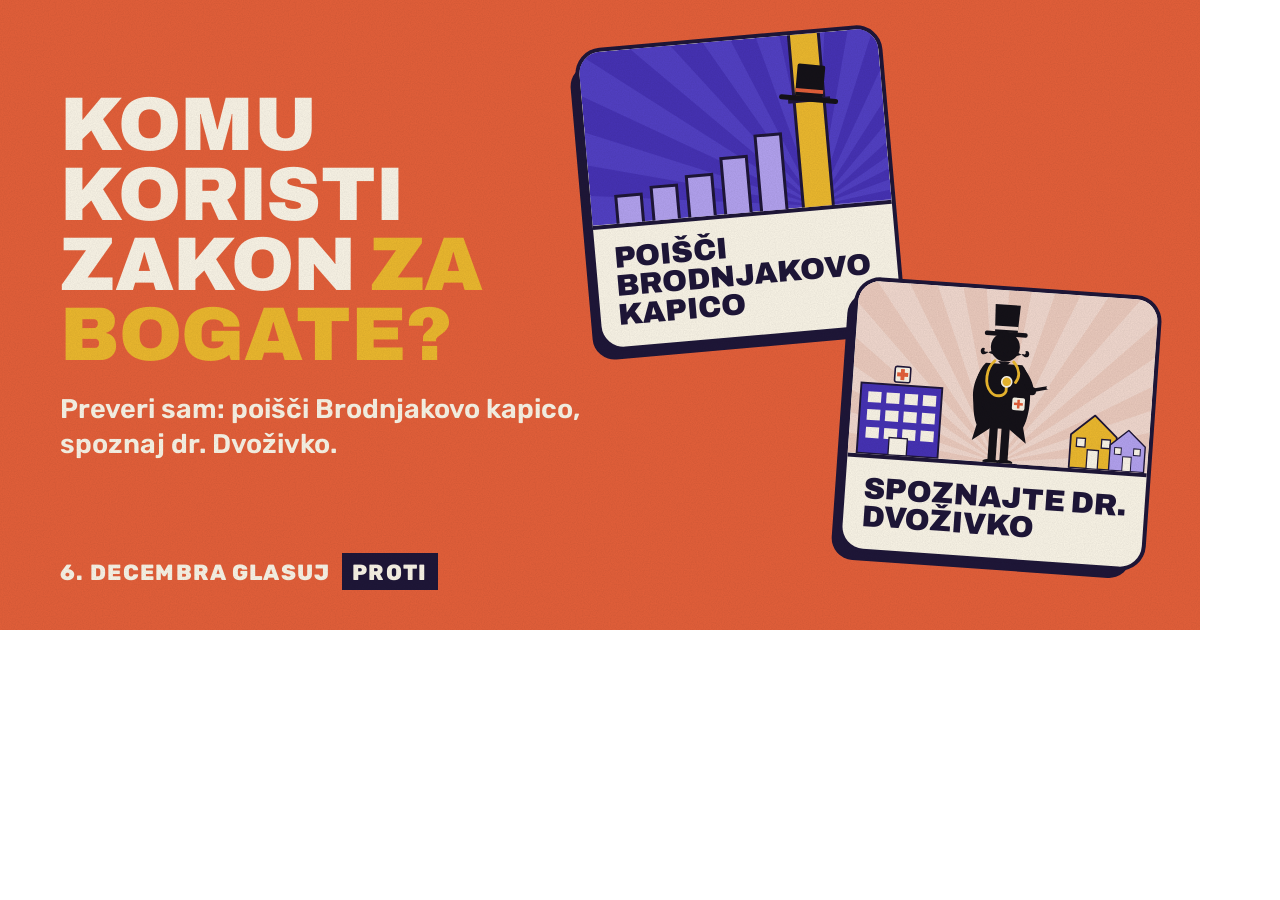
<file: og-strani.html>
<!doctype html>
<html lang="sl">
<head>
<meta charset="utf-8">
<title>OG slike strani — Zakon za bogate</title>
<!-- Predloga za OG slike (1200 × 630): ?p=zakon (vstopna stran) | ?p=dvozivka&v=a|b|c -->
<link href="assets/css/fonts.css" rel="stylesheet">
<style>
:root{--cream:#F3EAD3;--paper:#FBF6E8;--ink:#1E1638;--violet:#4632B5;--lav:#B3A2F0;--gold:#EDB92E;--coral:#E5603A;--pink:#F2D9CF}
*{box-sizing:border-box;margin:0}
html,body{width:1200px;height:630px;overflow:hidden;font-family:'Rubik',sans-serif}
.c{position:relative;width:1200px;height:630px;overflow:hidden}
.grain{position:absolute;inset:0;opacity:.14;mix-blend-mode:multiply;z-index:20;
  background-image:url("data:image/svg+xml,%3Csvg xmlns='http://www.w3.org/2000/svg' width='240' height='240'%3E%3Cfilter id='n'%3E%3CfeTurbulence type='fractalNoise' baseFrequency='.85' numOctaves='2' stitchTiles='stitch'/%3E%3CfeColorMatrix values='0 0 0 0 0 0 0 0 0 0 0 0 0 0 0 0 0 0 .6 0'/%3E%3C/filter%3E%3Crect width='240' height='240' filter='url(%23n)'/%3E%3C/svg%3E")}
.kt{display:inline-block;transform:rotate(-2deg);filter:drop-shadow(-6px 7px 0 var(--ink))}
.kt-b{--c:.42em;position:relative;isolation:isolate;background:var(--paper);color:var(--ink);font:900 22px/1 'Archivo';text-transform:uppercase;letter-spacing:.12em;white-space:nowrap;padding:.85em 1.3em .78em;
  clip-path:polygon(var(--c) 0,calc(100% - var(--c)) 0,100% var(--c),100% calc(100% - var(--c)),calc(100% - var(--c)) 100%,var(--c) 100%,0 calc(100% - var(--c)),0 var(--c))}
.kt-b::before,.kt-b::after{content:"";position:absolute;z-index:-1;clip-path:polygon(var(--k) 0,calc(100% - var(--k)) 0,100% var(--k),100% calc(100% - var(--k)),calc(100% - var(--k)) 100%,var(--k) 100%,0 calc(100% - var(--k)),0 var(--k))}
.kt-b::before{inset:6px;--k:calc(var(--c) - 3.5px);background:var(--ink)}
.kt-b::after{inset:8.5px;--k:calc(var(--c) - 5px);background:var(--paper)}
h1{font:900 76px/.92 'Archivo';text-transform:uppercase;letter-spacing:-.005em;margin-top:28px}
h1 em{font-style:normal}
.sub{font:600 27px/1.3 'Rubik';margin-top:22px;max-width:520px}
.foot{position:absolute;left:60px;bottom:46px;font:800 22px/1 'Rubik';letter-spacing:.06em;text-transform:uppercase}
.foot em{font-style:normal;background:var(--coral);color:var(--paper);padding:6px 10px 4px;margin-left:6px}
.left{position:absolute;left:60px;top:62px;width:600px;z-index:3}
svg.art{position:absolute;right:0;top:0;width:620px;height:630px}

/* vstopna stran */
.zakon{background:var(--coral);color:var(--paper)}
.zakon h1 em{color:var(--gold)}
.zakon .foot em{background:var(--ink)}
.zakon .tix{position:absolute;right:50px;top:40px;width:560px;height:520px}
.tk{position:absolute;width:300px;background:var(--paper);border-radius:22px;overflow:hidden;box-shadow:0 0 0 4px var(--ink),-10px 12px 0 var(--ink)}
.tk svg{display:block;width:100%;height:auto;border-bottom:4px solid var(--ink)}
.tk b{display:block;font:900 30px/.95 'Archivo';text-transform:uppercase;color:var(--ink);padding:16px 18px 18px}
.tk.t1{left:0;top:0;transform:rotate(-5deg)}
.tk.t2{right:0;top:250px;transform:rotate(4deg)}
.logo{position:absolute;left:520px;top:30px;width:120px;transform:rotate(8deg);z-index:4}

/* Dvoživka */
.dvozivka{background:var(--pink);color:var(--ink)}
.dvozivka h1{font-size:66px}
.dvozivka h1 em{color:var(--violet)}
.dvozivka .rcp{position:absolute;left:60px;bottom:110px;background:var(--paper);border-radius:6px;padding:14px 20px;transform:rotate(-1.5deg);box-shadow:0 0 0 4px var(--ink),-8px 9px 0 var(--ink);font:600 22px/1.25 'Rubik';display:flex;gap:18px;align-items:baseline}
.dvozivka .rcp b{font:900 44px/1 'Archivo'}
.dvozivka .rcp span{font-size:18px;color:#6b6180;max-width:180px;line-height:1.15}
.chip{position:absolute;right:28px;top:24px;z-index:4;background:var(--ink);color:var(--paper);border-radius:99px;padding:10px 18px 9px;font:700 16px/1 'Rubik';letter-spacing:.1em;text-transform:uppercase}
.chip i{font-style:normal;color:var(--gold)}

/* Dvoživka B: račun */
.dvb{background:var(--pink);color:var(--ink)}
.dvb .left{top:56px;width:600px}
.dvb h1{font-size:62px}
.dvb h1 em{color:var(--violet);font-style:normal}
.dvb .chip{left:60px;right:auto;top:auto;bottom:104px}
.rc{position:absolute;left:648px;top:50px;width:500px;background:var(--paper);border-radius:8px;padding:24px 30px 22px;transform:rotate(-2deg);box-shadow:0 0 0 4px var(--ink),-12px 14px 0 var(--ink);z-index:3}
.rc .h{text-align:center;border-bottom:3px dashed var(--ink);padding-bottom:12px;margin-bottom:8px}
.rc .h b{display:block;font:900 38px/1 'Archivo';text-transform:uppercase}
.rc .h span{display:block;font:700 14px/1.3 'Rubik';letter-spacing:.14em;text-transform:uppercase;color:var(--violet);margin-top:6px}
.rc .l{display:flex;align-items:baseline;gap:8px;font:500 19px/1.2 'Rubik';padding:5px 0}
.rc .l i{flex:1;border-bottom:2.5px dotted rgba(30,22,56,.45);transform:translateY(-5px)}
.rc .l b{font-weight:700;white-space:nowrap}
.rc .t{display:flex;align-items:flex-end;justify-content:space-between;margin-top:10px;padding-top:12px;border-top:5px double var(--ink)}
.rc .t span{font:700 15px/1.2 'Rubik';letter-spacing:.1em;text-transform:uppercase;max-width:200px}
.rc .t b{font:900 50px/1 'Archivo';white-space:nowrap}
/* Dvoživka C: Dvoživka proti sestri */
.dvc{background:var(--pink);color:var(--ink)}
.dvc .top{position:absolute;left:60px;top:38px;right:60px;z-index:3;display:flex;align-items:center;gap:26px}
.dvc h1{font-size:58px;margin:0;white-space:nowrap}
.dvc .sub2{position:absolute;left:60px;top:116px;z-index:3;background:var(--ink);color:var(--paper);border-radius:99px;padding:9px 16px 8px;font:700 15px/1 'Rubik';letter-spacing:.1em;text-transform:uppercase}
.dvc .sub2 i{font-style:normal;color:var(--gold)}
.dvc .vote{position:absolute;right:46px;top:330px;z-index:3;text-align:right;font:900 34px/1.05 'Archivo';text-transform:uppercase}
.dvc .vote em{font-style:normal;display:inline-block;margin-top:8px;background:var(--coral);color:var(--paper);padding:6px 14px 3px;transform:rotate(-3deg)}
.dvc h1 em{color:var(--violet);font-style:normal}
.dvc .lbl{position:absolute;bottom:18px;z-index:4;font:800 20px/1 'Rubik';letter-spacing:.08em;text-transform:uppercase;color:var(--paper);transform:translateX(-50%);white-space:nowrap}
.dvc .chip{right:auto;left:50%;transform:translateX(-50%);top:auto;bottom:70px;font-size:14px}
</style>
</head>
<body>
<div class="c" id="c"></div>
<script src="assets/js/druzina.js"></script>
<script src="assets/js/ljudje.js"></script>
<script>
const p=new URLSearchParams(location.search).get('p')||'zakon';
const c=document.getElementById('c'); c.className='c '+p;
const STETH=`<path d="M-30 -326 C-56 -300 -60 -250 -36 -226 C-20 -210 6 -214 12 -232 L12 -258" fill="none" stroke="#EDB92E" stroke-width="9" stroke-linecap="round"/><path d="M30 -326 C50 -306 54 -280 40 -262" fill="none" stroke="#EDB92E" stroke-width="9" stroke-linecap="round"/><circle cx="12" cy="-262" r="16" fill="#EDB92E" stroke="#FBF6E8" stroke-width="5"/><rect x="34" y="-214" width="40" height="40" rx="6" fill="#FBF6E8"/><rect x="50" y="-208" width="8" height="28" fill="#E5603A"/><rect x="40" y="-198" width="28" height="8" fill="#E5603A"/>`;
const HATP=`<path fill="#141118" fill-rule="evenodd" d="M-38 -102 H38 Q44 -102 44 -96 V0 H-44 V-96 Q-44 -102 -38 -102 Z M-86 0 H86 Q94 0 94 8 Q94 16 86 16 H-86 Q-94 16 -94 8 Q-94 0 -86 0 Z"/><rect x="-44" y="-24" width="88" height="12" fill="#E5603A"/>`;
const CROSS=(x,y,s=1)=>`<g transform="translate(${x} ${y}) scale(${s})"><rect x="-24" y="-24" width="48" height="48" rx="6" fill="#FBF6E8" stroke="#1E1638" stroke-width="5"/><rect x="-6" y="-17" width="12" height="34" fill="#E5603A"/><rect x="-17" y="-6" width="34" height="12" fill="#E5603A"/></g>`;
const HOUSE=f=>`<g><path d="M-90 0 V-130 L0 -210 L90 -130 V0 Z" fill="${f}" stroke="#1E1638" stroke-width="7" stroke-linejoin="round"/><rect x="-22" y="-74" width="44" height="74" fill="#FBF6E8" stroke="#1E1638" stroke-width="5"/><rect x="-66" y="-118" width="34" height="34" fill="#FBF6E8" stroke="#1E1638" stroke-width="5"/><rect x="32" y="-118" width="34" height="34" fill="#FBF6E8" stroke="#1E1638" stroke-width="5"/></g>`;
const BOLN=`<g><rect x="-150" y="-260" width="300" height="260" fill="#4632B5" stroke="#1E1638" stroke-width="7"/>${[0,1,2].map(r=>[0,1,2,3].map(cc=>`<rect x="${-122+cc*244/3.6}" y="${-230+r*66}" width="49" height="40" fill="#FBF6E8"/>`).join('')).join('')}<rect x="-34" y="-64" width="68" height="64" fill="#FBF6E8" stroke="#1E1638" stroke-width="5"/>${CROSS(0,-300,1.2)}</g>`;
const KLIN=`<g><rect x="-115" y="-190" width="230" height="190" fill="#EDB92E" stroke="#1E1638" stroke-width="7"/>${[0,1].map(r=>[0,1,2].map(cc=>`<rect x="${-91+cc*182/2.8}" y="${-166+r*62}" width="43" height="38" fill="#FBF6E8"/>`).join('')).join('')}<rect x="-28" y="-58" width="56" height="58" fill="#FBF6E8" stroke="#1E1638" stroke-width="5"/>${CROSS(-68,-222,1)}<g transform="translate(28 -214)"><rect x="-5" y="12" width="6" height="14" fill="#1E1638"/><rect x="45" y="12" width="6" height="14" fill="#1E1638"/><rect x="-62" y="-22" width="124" height="36" rx="5" fill="#E5603A" stroke="#1E1638" stroke-width="5"/><text x="0" y="5" text-anchor="middle" font-family="Archivo" font-weight="900" font-size="25" letter-spacing="2" fill="#FBF6E8">PRIVAT</text></g></g>`;
const PILE=()=>{const PX=[-84,-50,-16,18,52,86],H=[3,6,10,12,8,4];let o='';for(const j of [0,5,1,4,2,3])for(let k=0;k<H[j];k++){const x=PX[j]+((j*7+k*13)%5-2)*1.1,y=-7-k*8.2;o+=`<path d="M${x-20} ${y} v7 a20 6.5 0 0 0 40 0 v-7 Z" fill="#D9A21F" stroke="#1E1638" stroke-width="2.6"/><path d="M${x-12} ${y+6} v5 M${x-4} ${y+7} v5 M${x+4} ${y+7} v5 M${x+12} ${y+6} v5" stroke="#9C7212" stroke-width="1.6"/><ellipse cx="${x}" cy="${y}" rx="20" ry="6.5" fill="#F2C64A" stroke="#1E1638" stroke-width="2.6"/>`;if(k===H[j]-1)o+=`<ellipse cx="${x}" cy="${y}" rx="13" ry="4" fill="none" stroke="#C8901A" stroke-width="1.6"/>`;}return o+`<g transform="translate(-112 0) rotate(-12)"><circle cx="0" cy="-26" r="25" fill="#EDB92E" stroke="#1E1638" stroke-width="3"/><circle cx="0" cy="-26" r="18" fill="none" stroke="#9C7212" stroke-width="2"/><text x="0" y="-17" text-anchor="middle" font-family="Archivo" font-weight="900" font-size="26" fill="#1E1638">€</text></g>`;};
const rays=(n,r)=>{let d='';for(let i=0;i<n;i+=2){const a=(i*360/n)*Math.PI/180,b=((i+1)*360/n)*Math.PI/180;d+=`M0 0 L${(Math.cos(a)*r).toFixed(0)} ${(Math.sin(a)*r).toFixed(0)} L${(Math.cos(b)*r).toFixed(0)} ${(Math.sin(b)*r).toFixed(0)}Z`;}return d;};

const v=new URLSearchParams(location.search).get('v')||'a';
const STK=(x,n)=>Array.from({length:n},(_,k)=>`<path d="M${x-20} ${-7-k*8.2} v7 a20 6.5 0 0 0 40 0 v-7 Z" fill="#D9A21F" stroke="#1E1638" stroke-width="2.6"/><ellipse cx="${x}" cy="${-7-k*8.2}" rx="20" ry="6.5" fill="#F2C64A" stroke="#1E1638" stroke-width="2.6"/>`).join('');
const CHIPS=(t,bg,fg,w,fs=30)=>`<rect x="${-w/2}" y="-56" width="${w}" height="56" rx="12" fill="${bg}" stroke="#1E1638" stroke-width="5"/><path d="M-12 0 L0 16 L12 0" fill="${bg}" stroke="#1E1638" stroke-width="5" stroke-linejoin="round"/><rect x="-12" y="-8" width="24" height="8" fill="${bg}"/><text x="0" y="-17" text-anchor="middle" font-family="Archivo" font-weight="900" font-size="${fs}" fill="${fg}">${t}</text>`;
if(p==='dvozivka'&&v==='b'){
  c.className='c dvb';
  c.innerHTML=`<div class="grain"></div>
  <svg class="art" viewBox="0 0 620 630" style="right:auto;left:300px;width:620px"><g transform="translate(330 640)"><path d="${rays(48,900)}" fill="#ECCBBE"/></g>
    <g transform="translate(300 640) scale(.86)">${father(pal('sil','#F2D9CF'))}${STETH}</g></svg>
  <div class="left">
    <div class="kt"><div class="kt-b">Dame in gospodje</div></div>
    <h1>Spoznajte<br><em>dr. Dvoživko</em></h1>
  </div>
  <span class="chip">Oseba je izmišljena <i>·</i> ukrepi so resnični</span>
  <div class="rc"><div class="h"><b>Doktor Dvoživka</b><span>Račun · interventni zakon</span></div>
    ${[['Nižji prispevki (kapica)','+1.691 €'],['Dobiček klinike v žep','✓'],['Nižja dohodnina (s.p.)','+4.600 €'],['Nižji davek na najem','+4.320 €'],['Airbnb brez omejitev','+305 dni'],['Polna pokojnina ob delu','+12.588 €']].map(([a,b])=>`<div class="l">${a}<i></i><b>${b}</b></div>`).join('')}
    <div class="t"><span>Dvoživki ostane več na leto</span><b>+23.276 €</b></div></div>
  <div class="foot">6. decembra glasuj <em>PROTI</em></div>`;
} else if(p==='dvozivka'&&v==='c'){
  c.className='c dvc';
  c.innerHTML=`<div class="grain"></div>
  <svg viewBox="0 0 1200 630" style="position:absolute;inset:0;width:1200px;height:630px">
    <g transform="translate(600 560)"><path d="${rays(48,1400)}" fill="#ECCBBE"/></g>
    <g transform="translate(160 560) scale(1.15)">${STK(-46,6)}${STK(-12,10)}${STK(22,13)}${STK(56,8)}${STK(90,4)}</g>
    <g transform="translate(420 562) scale(.66)">${father(pal('sil','#F2D9CF'))}${STETH}</g>
    <g transform="translate(420 222)">${CHIPS('+23.276 € na leto','#EDB92E','#1E1638',300)}</g>
    <g transform="translate(840 562) scale(.98)">${sestra('#4632B5','#F2D9CF')}</g>
    <g transform="translate(840 222)">${CHIPS('+0 €','#FBF6E8','#1E1638',130,34)}</g>
    <g transform="translate(1060 470) scale(.62)" opacity=".9"><path d="M-60 0 Q-70 -90 0 -96 Q70 -90 60 0 Z" fill="none"/></g>
    <rect x="0" y="560" width="1200" height="70" fill="#1E1638"/>
  </svg>
  <div class="top"><h1>Spoznajte <em>dr. Dvoživko</em></h1></div>
  <span class="sub2">Oseba je izmišljena <i>·</i> ukrepi so resnični</span>
  <div class="vote">6. decembra<br>glasuj<br><em>PROTI</em></div>
  <div class="lbl" style="left:420px">Dr. Dvoživka</div>
  <div class="lbl" style="left:840px">Medicinska sestra</div>
  <div class="lbl" style="left:630px;color:#EDB92E">vs.</div>`;
} else if(p==='dvozivka'){
  c.innerHTML=`<div class="grain"></div>
  <svg class="art" viewBox="0 0 620 630">
    <g transform="translate(330 560)"><path d="${rays(48,900)}" fill="#ECCBBE"/></g>
    <g transform="translate(110 560) scale(.95)">${BOLN}</g>
    <g transform="translate(520 560) scale(.95)">${KLIN}</g>
    <g transform="translate(492 560) scale(1.12)">${PILE()}</g>
    <g transform="translate(60 560) scale(.5)">${HOUSE('#B3A2F0')}</g>
    <g transform="translate(580 560) scale(.46)">${HOUSE('#E5603A')}</g>
    <g transform="translate(330 566) scale(.98)">${father(pal('sil','#F2D9CF'))}${STETH}</g>
    <g transform="translate(264 520) scale(.7)"><path d="M-26 -66 V-80 Q-26 -88 -18 -88 H18 Q26 -88 26 -80 V-66" fill="none" stroke="#1E1638" stroke-width="8"/><rect x="-60" y="-66" width="120" height="70" rx="10" fill="#1E1638"/><text x="0" y="-18" text-anchor="middle" font-family="Archivo" font-weight="900" font-size="30" fill="#EDB92E">s.p.</text></g>
    <rect x="0" y="560" width="620" height="70" fill="#1E1638"/>
  </svg>
  <span class="chip">Oseba je izmišljena <i>·</i> ukrepi so resnični</span>
  <div class="left">
    <div class="kt"><div class="kt-b">Dame in gospodje</div></div>
    <h1>Spoznajte<br><em>dr. Dvoživko</em></h1>
    <p class="sub">Zdravnik, lastnik klinike, najemodajalec in popoldanski s.p. Koliko mu prinese zakon?</p>
  </div>
  <div class="rcp"><b>+23.276 €</b><span>več v žepu na leto</span></div>
  <div class="foot">6. decembra glasuj <em>PROTI</em></div>`;
} else {
  const kap=`<svg viewBox="0 0 400 230"><rect width="400" height="230" fill="#4632B5"/><g transform="translate(300 230)"><path d="${rays(48,600)}" fill="#5240C4"/></g>
    <g fill="#B3A2F0" stroke="#1E1638" stroke-width="4"><rect x="34" y="194" width="34" height="40"/><rect x="82" y="186" width="34" height="48"/><rect x="130" y="176" width="34" height="58"/><rect x="178" y="156" width="34" height="78"/><rect x="226" y="130" width="34" height="104"/></g>
    <rect x="282" y="-10" width="40" height="244" fill="#EDB92E" stroke="#1E1638" stroke-width="4"/><rect x="274" y="86" width="56" height="5" fill="#1E1638"/>
    <g transform="translate(302 84) rotate(10) scale(.42)">${HATP}</g></svg>`;
  const dvo=`<svg viewBox="0 0 400 230"><rect width="400" height="230" fill="#F2D9CF"/><g transform="translate(200 230)"><path d="${rays(48,600)}" fill="#ECCBBE"/></g>
    <g transform="translate(66 230) scale(.36)">${BOLN}</g><g transform="translate(326 230) scale(.34)">${HOUSE('#EDB92E')}</g><g transform="translate(372 230) scale(.26)">${HOUSE('#B3A2F0')}</g>
    <g transform="translate(200 232) scale(.42)">${father(pal('sil','#F2D9CF'))}${STETH}</g></svg>`;
  c.innerHTML=`<div class="grain"></div>
  <div class="left">
    <h1>Komu koristi<br>zakon <em>za bogate?</em></h1>
    <p class="sub">Preveri sam: poišči Brodnjakovo kapico, spoznaj dr. Dvoživko.</p>
  </div>
  <div class="tix">
    <div class="tk t1">${kap}<b>Poišči Brodnjakovo kapico</b></div>
    <div class="tk t2">${dvo}<b>Spoznajte dr. Dvoživko</b></div>
  </div>
  <div class="foot">6. decembra glasuj <em>PROTI</em></div>`;
}
</script>
</body>
</html>
</file>
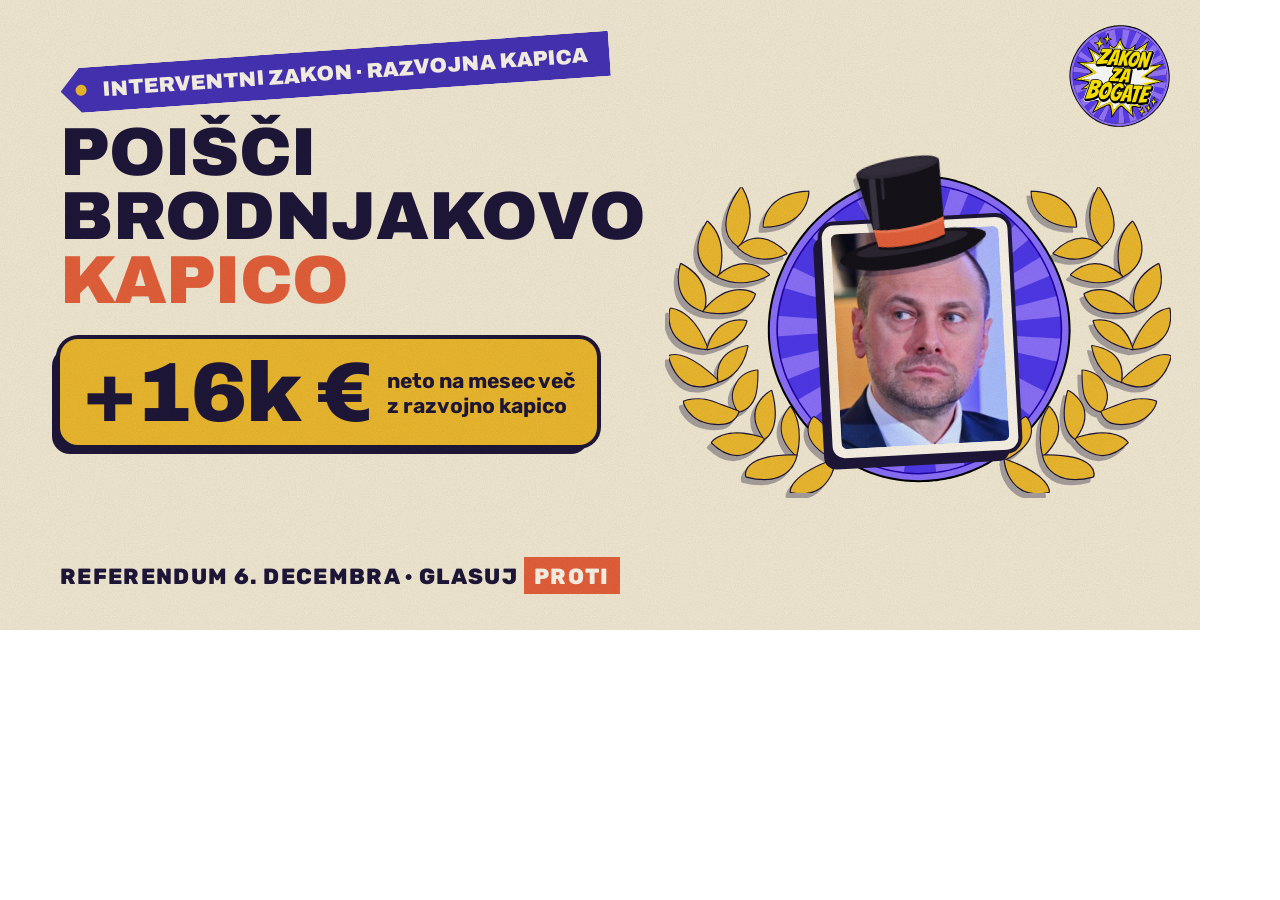
<file: og.html>
<!doctype html>
<html lang="sl">
<head>
<meta charset="utf-8">
<title>OG slika — Zakon za bogate</title>
<link href="https://fonts.googleapis.com/css2?family=Archivo:wght@700..900&family=Rubik:wght@500..800&display=swap&subset=latin-ext" rel="stylesheet">
<style>
/* Predloga za OG slike (1200 × 630). Varianta: ?v=a | b | c | d */
:root{--cream:#F3EAD3;--paper:#FBF6E8;--ink:#1E1638;--violet:#4632B5;--gold:#EDB92E;--coral:#E5603A}
*{box-sizing:border-box;margin:0}
html,body{width:1200px;height:630px;overflow:hidden;font-family:'Rubik',sans-serif}
.c{position:relative;width:1200px;height:630px;overflow:hidden;background:var(--bg);color:var(--fg)}
.grain{position:absolute;inset:0;opacity:.14;mix-blend-mode:multiply;z-index:20;
  background-image:url("data:image/svg+xml,%3Csvg xmlns='http://www.w3.org/2000/svg' width='240' height='240'%3E%3Cfilter id='n'%3E%3CfeTurbulence type='fractalNoise' baseFrequency='.85' numOctaves='2' stitchTiles='stitch'/%3E%3CfeColorMatrix values='0 0 0 0 0 0 0 0 0 0 0 0 0 0 0 0 0 0 .6 0'/%3E%3C/filter%3E%3Crect width='240' height='240' filter='url(%23n)'/%3E%3C/svg%3E")}
.left{position:absolute;left:60px;top:50px;width:600px}
.tag{display:inline-block;position:relative;background:var(--tagbg);color:var(--tagfg);font:900 21px/1 'Archivo';text-transform:uppercase;padding:13px 22px 11px 42px;transform:rotate(-4deg);clip-path:polygon(20px 0,100% 0,100% 100%,20px 100%,0 50%)}
.tag::before{content:"";position:absolute;left:15px;top:50%;width:11px;height:11px;margin-top:-5.5px;border-radius:50%;background:var(--tagdot)}
h1{font:900 var(--h1size)/.94 'Archivo';text-transform:uppercase;margin-top:26px;letter-spacing:-.005em}
h1 em{font-style:normal;color:var(--accent)}
.gain{display:inline-flex;align-items:center;gap:16px;margin-top:26px;background:var(--gold);color:var(--ink);border-radius:18px;padding:12px 22px 10px;box-shadow:0 0 0 4px var(--ink),-8px 9px 0 var(--ink)}
.gain b{font:900 84px/1 'Archivo';letter-spacing:-.01em}
.gain span{font:700 21px/1.2 'Rubik'}
.sub{font:600 24px/1.3 'Rubik';margin-top:22px}
.sub b{font-weight:800}
.foot{position:absolute;left:60px;bottom:42px;font:800 22px/1 'Rubik';letter-spacing:.06em;text-transform:uppercase}
.foot em{font-style:normal;background:var(--coral);color:var(--paper);padding:6px 10px 4px;margin-left:6px}
/* desna stran: žarki, lovorike ob strani, okvir s kapico */
.right{position:absolute;left:670px;top:0;width:500px;height:630px}
.rays{position:absolute;left:50%;top:52%;width:340px;translate:-50% -50%}
.br{position:absolute;top:54%;width:350px;translate:-50% -50%;filter:drop-shadow(-4px 5px 0 rgba(30,22,56,.35))}
.br.l{left:calc(50% - 76px)} .br.r{left:calc(50% + 76px)}
.frame{position:absolute;left:50%;top:52%;width:186px;aspect-ratio:4/5;translate:-50% -46%;background:var(--paper);padding:9px;border-radius:12px;box-shadow:0 0 0 4px var(--ink),-9px 11px 0 var(--ink);transform:rotate(-3deg);z-index:2}
.frame img.p{width:100%;height:100%;object-fit:cover;object-position:50% 30%;border-radius:6px;display:block}
.hat{position:absolute;left:50%;top:0;width:86%;translate:-50% -58%;transform:rotate(-8deg);transform-origin:50% 92%;z-index:3;filter:drop-shadow(-4px 5px 0 rgba(30,22,56,.3))}
.logo{position:absolute;right:24px;top:20px;width:112px;transform:rotate(8deg);z-index:5}

/* variante */
.va{--bg:var(--cream);--fg:var(--ink);--accent:var(--coral);--tagbg:var(--violet);--tagfg:var(--paper);--tagdot:var(--gold);--h1size:68px}
.vb{--bg:var(--cream);--fg:var(--ink);--accent:var(--coral);--tagbg:var(--violet);--tagfg:var(--paper);--tagdot:var(--gold);--h1size:58px}
.vc{--bg:var(--coral);--fg:var(--paper);--accent:var(--gold);--tagbg:var(--ink);--tagfg:var(--paper);--tagdot:var(--gold);--h1size:58px}
.vc .foot em{background:var(--ink)}
.vd{--bg:var(--ink);--fg:var(--paper);--accent:var(--gold);--tagbg:var(--coral);--tagfg:var(--paper);--tagdot:var(--gold);--h1size:68px}
.vd .grain{mix-blend-mode:screen;opacity:.06;filter:invert(1)}
.vd .frame{box-shadow:0 0 0 4px var(--paper),-9px 11px 0 var(--gold)}
/* C z logotipom spodaj levo */
.ve,.vf,.vg{--bg:var(--coral);--fg:var(--paper);--accent:var(--gold);--tagbg:var(--ink);--tagfg:var(--paper);--tagdot:var(--gold);--h1size:70px}
.ve .foot em,.vf .foot em,.vg .foot em{background:var(--ink)}
.ve .sub,.vf .sub,.vg .tag{display:none}
.vg .left{top:70px}
.vg h1{margin-top:0;font-size:66px}
.vg .sub{font:600 27px/1.3 'Rubik';max-width:500px;margin-top:22px}
.ve .logo,.vf .logo,.vg .logo{right:auto;left:50px;top:auto;bottom:28px;width:120px;transform:rotate(-6deg)}
.ve .foot,.vg .foot{left:190px;bottom:70px}
.vf .tag{display:none}
.vf .left{top:62px}
.vf h1{margin-top:0;font-size:72px}
.vf .logo{width:160px;bottom:18px;left:44px;transform:rotate(-8deg)}
.vf .foot{left:226px;bottom:74px}
.vg .sub{display:inline-block;background:var(--ink);color:var(--paper);padding:14px 20px 13px;border-radius:14px;box-shadow:-7px 8px 0 rgba(30,22,56,.35);font-size:23px}
/* G: brez logotipa, večji Brodnjak */
.vg .logo{display:none}
.vg .foot{left:60px;bottom:52px}
.vg .right{left:626px;width:560px}
.vg .rays{width:420px;top:53%}
.vg .br{width:400px;top:56%}
.vg .br.l{left:calc(50% - 82px)} .vg .br.r{left:calc(50% + 82px)}
.vg .frame{width:236px;top:55%}
.hide{display:none}
</style>
</head>
<body>
<div class="c" id="c">
  <div class="left">
    <span class="tag">Interventni zakon · razvojna kapica</span>
    <h1 id="h1"></h1>
    <p class="sub" id="sub">Poišči Brodnjakovo kapico na <b>zakonzabogate.si</b></p>
    <div class="gain" id="gain"><b>+16k&nbsp;€</b><span>neto na mesec več<br>z razvojno kapico</span></div>
  </div>
  <div class="foot">Referendum 6. decembra · glasuj<em>PROTI</em></div>
  <div class="right">
    <img class="rays" src="assets/rays.svg" alt="">
    <img class="br l" src="assets/lovorike-l.svg" alt="">
    <img class="br r" src="assets/lovorike-r.svg" alt="">
    <div class="frame">
      <img class="hat" src="assets/cilinder.svg" alt="">
      <img class="p" src="assets/brodnjak-glava.jpg" alt="">
    </div>
  </div>
  <img class="logo" src="assets/logo.svg" alt="">
  <div class="grain"></div>
</div>
<script>
const v=(new URLSearchParams(location.search).get('v')||'a').toLowerCase();
const T={
  a:{h:'Poišči<br>Brodnjakovo<br><em>kapico</em>', gain:true},
  b:{h:'Kako velik je <em>odpustek</em>, ki ga eliti daje zakon za bogate?', gain:false},
  c:{h:'Kako velik je <em>odpustek</em>, ki ga eliti daje zakon za bogate?', gain:false},
  d:{h:'Poišči<br>Brodnjakovo<br><em>kapico</em>', gain:true},
  e:{h:'Poišči<br>Brodnjakovo<br><em>kapico</em>', sub:'Kako velik je odpustek, ki ga eliti daje zakon za bogate?'},
  f:{h:'Poišči<br>Brodnjakovo<br><em>kapico</em>', sub:'Kako velik je odpustek, ki ga eliti daje zakon za bogate?'},
  g:{h:'Poišči<br>Brodnjakovo<br><em>kapico</em>', sub:'Kako velik je odpustek, ki ga eliti daje zakon za bogate?'},
}[v]||{};
document.getElementById('c').classList.add('v'+v);
document.getElementById('h1').innerHTML=T.h;
if(T.sub) document.getElementById('sub').textContent=T.sub;
if(!T.gain) document.getElementById('gain').classList.add('hide'); else document.getElementById('sub').classList.add('hide');
</script>
</body>
</html>
</file>
<file: assets/css/fonts.css>
/* rubik-regular - latin_latin-ext */
@font-face {
  font-display: swap; /* Check https://developer.mozilla.org/en-US/docs/Web/CSS/@font-face/font-display for other options. */
  font-family: 'Rubik';
  font-style: normal;
  font-weight: 400;
  src: url('../fonts/rubik-v31-latin_latin-ext-regular.woff2') format('woff2'); /* Chrome 36+, Opera 23+, Firefox 39+, Safari 12+, iOS 10+ */
}

/* rubik-500 - latin_latin-ext */
@font-face {
  font-display: swap; /* Check https://developer.mozilla.org/en-US/docs/Web/CSS/@font-face/font-display for other options. */
  font-family: 'Rubik';
  font-style: normal;
  font-weight: 500;
  src: url('../fonts/rubik-v31-latin_latin-ext-500.woff2') format('woff2'); /* Chrome 36+, Opera 23+, Firefox 39+, Safari 12+, iOS 10+ */
}

/* rubik-600 - latin_latin-ext */
@font-face {
  font-display: swap; /* Check https://developer.mozilla.org/en-US/docs/Web/CSS/@font-face/font-display for other options. */
  font-family: 'Rubik';
  font-style: normal;
  font-weight: 600;
  src: url('../fonts/rubik-v31-latin_latin-ext-600.woff2') format('woff2'); /* Chrome 36+, Opera 23+, Firefox 39+, Safari 12+, iOS 10+ */
}

/* rubik-700 - latin_latin-ext */
@font-face {
  font-display: swap; /* Check https://developer.mozilla.org/en-US/docs/Web/CSS/@font-face/font-display for other options. */
  font-family: 'Rubik';
  font-style: normal;
  font-weight: 700;
  src: url('../fonts/rubik-v31-latin_latin-ext-700.woff2') format('woff2'); /* Chrome 36+, Opera 23+, Firefox 39+, Safari 12+, iOS 10+ */
}

/* rubik-800 - latin_latin-ext */
@font-face {
  font-display: swap; /* Check https://developer.mozilla.org/en-US/docs/Web/CSS/@font-face/font-display for other options. */
  font-family: 'Rubik';
  font-style: normal;
  font-weight: 800;
  src: url('../fonts/rubik-v31-latin_latin-ext-800.woff2') format('woff2'); /* Chrome 36+, Opera 23+, Firefox 39+, Safari 12+, iOS 10+ */
}

/* rubik-900 - latin_latin-ext */
@font-face {
  font-display: swap; /* Check https://developer.mozilla.org/en-US/docs/Web/CSS/@font-face/font-display for other options. */
  font-family: 'Rubik';
  font-style: normal;
  font-weight: 900;
  src: url('../fonts/rubik-v31-latin_latin-ext-900.woff2') format('woff2'); /* Chrome 36+, Opera 23+, Firefox 39+, Safari 12+, iOS 10+ */
}

/* archivo-regular - latin_latin-ext */
@font-face {
  font-display: swap; /* Check https://developer.mozilla.org/en-US/docs/Web/CSS/@font-face/font-display for other options. */
  font-family: 'Archivo';
  font-style: normal;
  font-weight: 400;
  src: url('../fonts/archivo-v25-latin_latin-ext-regular.woff2') format('woff2'); /* Chrome 36+, Opera 23+, Firefox 39+, Safari 12+, iOS 10+ */
}

/* archivo-500 - latin_latin-ext */
@font-face {
  font-display: swap; /* Check https://developer.mozilla.org/en-US/docs/Web/CSS/@font-face/font-display for other options. */
  font-family: 'Archivo';
  font-style: normal;
  font-weight: 500;
  src: url('../fonts/archivo-v25-latin_latin-ext-500.woff2') format('woff2'); /* Chrome 36+, Opera 23+, Firefox 39+, Safari 12+, iOS 10+ */
}

/* archivo-600 - latin_latin-ext */
@font-face {
  font-display: swap; /* Check https://developer.mozilla.org/en-US/docs/Web/CSS/@font-face/font-display for other options. */
  font-family: 'Archivo';
  font-style: normal;
  font-weight: 600;
  src: url('../fonts/archivo-v25-latin_latin-ext-600.woff2') format('woff2'); /* Chrome 36+, Opera 23+, Firefox 39+, Safari 12+, iOS 10+ */
}

/* archivo-700 - latin_latin-ext */
@font-face {
  font-display: swap; /* Check https://developer.mozilla.org/en-US/docs/Web/CSS/@font-face/font-display for other options. */
  font-family: 'Archivo';
  font-style: normal;
  font-weight: 700;
  src: url('../fonts/archivo-v25-latin_latin-ext-700.woff2') format('woff2'); /* Chrome 36+, Opera 23+, Firefox 39+, Safari 12+, iOS 10+ */
}

/* archivo-800 - latin_latin-ext */
@font-face {
  font-display: swap; /* Check https://developer.mozilla.org/en-US/docs/Web/CSS/@font-face/font-display for other options. */
  font-family: 'Archivo';
  font-style: normal;
  font-weight: 800;
  src: url('../fonts/archivo-v25-latin_latin-ext-800.woff2') format('woff2'); /* Chrome 36+, Opera 23+, Firefox 39+, Safari 12+, iOS 10+ */
}

/* archivo-900 - latin_latin-ext */
@font-face {
  font-display: swap; /* Check https://developer.mozilla.org/en-US/docs/Web/CSS/@font-face/font-display for other options. */
  font-family: 'Archivo';
  font-style: normal;
  font-weight: 900;
  src: url('../fonts/archivo-v25-latin_latin-ext-900.woff2') format('woff2'); /* Chrome 36+, Opera 23+, Firefox 39+, Safari 12+, iOS 10+ */
}
</file>
<file: assets/css/zzb.css>
/* Zakon za bogate — skupni slog za vstopno stran in izkušnje (design.md v5 »retro klub») */
:root{
  --cream:#F3EAD3; --paper:#FBF6E8; --ink:#1E1638; --muted:#6b6180; --hat:#141118;
  --violet:#4632B5; --violet-2:#5240C4; --lav:#B3A2F0; --gold:#EDB92E; --gold-2:#F2C64A; --coral:#E5603A;
  --pink:#F2D9CF; --pink-2:#ECCBBE;
  --disp:'Archivo',system-ui,sans-serif; --text:'Rubik',system-ui,sans-serif;
  --maxw:1100px;
}
*{box-sizing:border-box;margin:0}
html,body{overflow-x:clip}
body{background:var(--cream);color:var(--ink);font-family:var(--text);font-size:17px;line-height:1.5;-webkit-font-smoothing:antialiased}
img{max-width:100%}
a{color:inherit}
.disp{font-family:var(--disp);font-weight:900;text-transform:uppercase;letter-spacing:-.005em;line-height:.95}
.wrap{max-width:var(--maxw);margin:0 auto;padding:0 20px;position:relative}
.grain{position:fixed;inset:0;pointer-events:none;z-index:100;opacity:.14;mix-blend-mode:multiply;
  background-image:url("data:image/svg+xml,%3Csvg xmlns='http://www.w3.org/2000/svg' width='240' height='240'%3E%3Cfilter id='n'%3E%3CfeTurbulence type='fractalNoise' baseFrequency='.85' numOctaves='2' stitchTiles='stitch'/%3E%3CfeColorMatrix values='0 0 0 0 0 0 0 0 0 0 0 0 0 0 0 0 0 0 .6 0'/%3E%3C/filter%3E%3Crect width='240' height='240' filter='url(%23n)'/%3E%3C/svg%3E")}

/* ---------- kartuša (design.md §5.1) ---------- */
.kt{display:inline-block;transform:rotate(-2deg);filter:drop-shadow(-5px 6px 0 var(--ink))}
.kt-b{--c:.42em;position:relative;isolation:isolate;background:var(--paper);color:var(--ink);
  font:900 15px/1 var(--disp);text-transform:uppercase;letter-spacing:.12em;white-space:nowrap;
  padding:.85em 1.3em .78em;text-align:center;
  clip-path:polygon(var(--c) 0,calc(100% - var(--c)) 0,100% var(--c),100% calc(100% - var(--c)),calc(100% - var(--c)) 100%,var(--c) 100%,0 calc(100% - var(--c)),0 var(--c))}
.kt-b::before,.kt-b::after{content:"";position:absolute;z-index:-1;
  clip-path:polygon(var(--k) 0,calc(100% - var(--k)) 0,100% var(--k),100% calc(100% - var(--k)),calc(100% - var(--k)) 100%,var(--k) 100%,0 calc(100% - var(--k)),0 var(--k))}
.kt-b::before{inset:5px;--k:calc(var(--c) - 3px);background:var(--ink)}
.kt-b::after{inset:7px;--k:calc(var(--c) - 4px);background:var(--paper)}
.kt-b small{display:block;font:700 .55em/1 var(--text);letter-spacing:.14em;margin-top:.6em;padding-top:.6em;border-top:5px double var(--ink)}

/* ---------- gumbi ---------- */
.btn{display:inline-flex;align-items:center;gap:10px;border-radius:99px;padding:12px 22px 12px 12px;font:700 14px/1 var(--text);letter-spacing:.1em;text-transform:uppercase;text-decoration:none;cursor:pointer;border:0;
  transition:transform .28s cubic-bezier(.2,1.6,.4,1),box-shadow .28s cubic-bezier(.2,1.6,.4,1);-webkit-tap-highlight-color:transparent;user-select:none}
.btn b{display:grid;place-items:center;width:38px;height:38px;border-radius:50%;font-size:18px;flex:none;transition:transform .35s cubic-bezier(.2,1.6,.4,1)}
.btn.share{background:var(--ink);color:var(--paper);box-shadow:-5px 6px 0 rgba(30,22,56,.45)}
.btn.share b{background:var(--gold);color:var(--ink)}
.btn.morelink{background:transparent;color:var(--paper);box-shadow:inset 0 0 0 2px var(--paper),-5px 6px 0 rgba(30,22,56,.35)}
.btn.morelink b.pu{background:var(--paper);width:44px;height:44px;padding:2px}
.btn.morelink b.pu img{width:100%;height:100%;display:block}
.btn.go{background:var(--gold);color:var(--ink);box-shadow:-5px 6px 0 var(--ink)}
.btn.go b{background:var(--ink);color:var(--gold)}
.btn:hover{transform:translate(1px,-1px)}
.btn:active{transform:translate(-5px,6px) scale(.97);transition-duration:.08s;box-shadow:none}
.btn.morelink:active{box-shadow:inset 0 0 0 2px var(--paper)}
.btn:active b{transform:rotate(-25deg) scale(.88)}
.btn.share.pop b{animation:sharePop .5s cubic-bezier(.2,1.6,.4,1)}
@keyframes sharePop{0%{transform:scale(.8)}50%{transform:scale(1.25) rotate(12deg)}100%{transform:none}}
.share-wrap{position:relative;display:flex}
.copied{position:absolute;left:0;top:calc(100% + 14px);z-index:40;width:max-content;max-width:300px;background:var(--paper);color:var(--ink);border-radius:16px;padding:14px 18px 13px 52px;box-shadow:0 0 0 3px var(--ink),-6px 7px 0 var(--ink);
  opacity:0;transform:translateY(-8px) scale(.96);transform-origin:20px 0;pointer-events:none;transition:opacity .2s,transform .25s cubic-bezier(.2,1.3,.4,1)}
.copied::before{content:"✓";position:absolute;left:14px;top:50%;margin-top:-14px;width:28px;height:28px;border-radius:50%;background:var(--gold);display:grid;place-items:center;font:900 16px/1 var(--text)}
.copied::after{content:"";position:absolute;left:24px;top:-12px;border-style:solid;border-width:0 10px 12px;border-color:transparent transparent var(--ink)}
.copied.on{opacity:1;transform:none}
.copied b{display:block;font:900 20px/1.1 var(--disp);text-transform:uppercase}
.copied span{display:block;font:500 14px/1.3 var(--text);color:var(--muted);margin-top:3px;overflow-wrap:anywhere}
.copied.right{left:auto;right:0;transform-origin:calc(100% - 20px) 0}
.copied.right::after{left:auto;right:24px}

/* ---------- poziv (koralni pas) ---------- */
.cta-top{background:var(--coral);color:var(--paper);padding:clamp(56px,9vw,100px) 0}
.cta-in{display:flex;gap:28px;align-items:center;justify-content:space-between}
.cta-in>div{flex:1;min-width:0}
.cta-top h1,.cta-top h2{font-size:clamp(34px,6vw,72px);line-height:.95;max-width:16ch}
.cta-top .vote{font-size:clamp(24px,3.6vw,42px);margin-top:18px}
.cta-top .vote em{font-style:normal;background:var(--gold);color:var(--ink);padding:2px 12px 0;display:inline-block;transform:rotate(-2deg)}
.cta-btns{display:grid;grid-template-columns:repeat(2,250px);gap:14px;margin-top:30px}
.cta-btns .btn{width:100%;justify-content:flex-start}
.anim-logo{position:relative;display:block;width:clamp(200px,26vw,320px);aspect-ratio:1;flex:none}
/* platno animacije je 2600/1280 večje od logotipa, da se črke ob priletu ne odrežejo */
.anim-img{position:absolute;left:-51.5625%;top:-51.5625%;width:203.125%;height:203.125%;max-width:none;pointer-events:none}

/* ---------- zgornja vrstica na podstraneh ---------- */
.topbar{position:sticky;top:0;z-index:50;background:var(--cream);border-bottom:3px solid var(--ink)}
.topbar .wrap{display:flex;align-items:center;justify-content:space-between;gap:12px;height:86px}
.back{display:inline-flex;align-items:center;gap:8px;font:700 13px/1 var(--text);letter-spacing:.1em;text-transform:uppercase;text-decoration:none;padding:10px 14px 10px 10px;border-radius:99px;box-shadow:inset 0 0 0 2px var(--ink)}
.back b{display:grid;place-items:center;width:26px;height:26px;border-radius:50%;background:var(--ink);color:var(--paper);font-size:15px}
.back:hover{background:var(--paper)}
.topbar .logo{position:absolute;left:50%;top:50%;transform:translate(-50%,-50%) rotate(-2deg);display:block;height:62px;transition:transform .3s cubic-bezier(.2,1.6,.4,1)}
.topbar .logo:hover{transform:translate(-50%,-50%) rotate(-2deg) scale(1.05)}
.topbar .logo img{height:100%;width:auto;display:block}
.topbar .btn.share{padding:8px 16px 8px 8px;font-size:12px;box-shadow:-3px 4px 0 rgba(30,22,56,.45)}
.topbar .btn.share b{width:28px;height:28px;font-size:15px}

/* ---------- referendum (temni pas) ---------- */
.ref{background:var(--ink);color:var(--paper);border-radius:30px;padding:clamp(26px,4vw,40px) clamp(22px,4vw,40px);display:flex;gap:24px;align-items:center;justify-content:space-between;flex-wrap:wrap}
.ref .disp{font-size:clamp(28px,4.4vw,48px)}
.ref .disp em{font-style:normal;color:var(--gold)}
.ref p.cta{margin-top:14px;font:900 clamp(20px,2.6vw,28px)/1 var(--disp);text-transform:uppercase;color:var(--gold)}
.ref p.cta em{font-style:normal;color:var(--paper);background:var(--coral);padding:2px 8px 0}
.ref>div{flex:1;min-width:260px}
.foot{padding:28px 0 40px;font-size:13px;color:var(--muted)}
.foot a{color:var(--violet)}

@media (max-width:720px){
  .cta-in{flex-direction:column-reverse;align-items:stretch}
  .cta-btns{grid-template-columns:1fr}
  .anim-logo{align-self:center;width:min(240px,64vw)}
  .topbar .wrap{height:70px}
  .topbar .logo{height:min(54px,calc((100vw - 136px) / 5.4))}
  .back span{display:none}
  .back{padding:6px}
  .topbar .btn.share span{display:none}
  .topbar .btn.share{padding:6px}
}
@media (prefers-reduced-motion:reduce){.btn,.btn b{transition:none}.btn.share.pop b{animation:none}}
</file>
